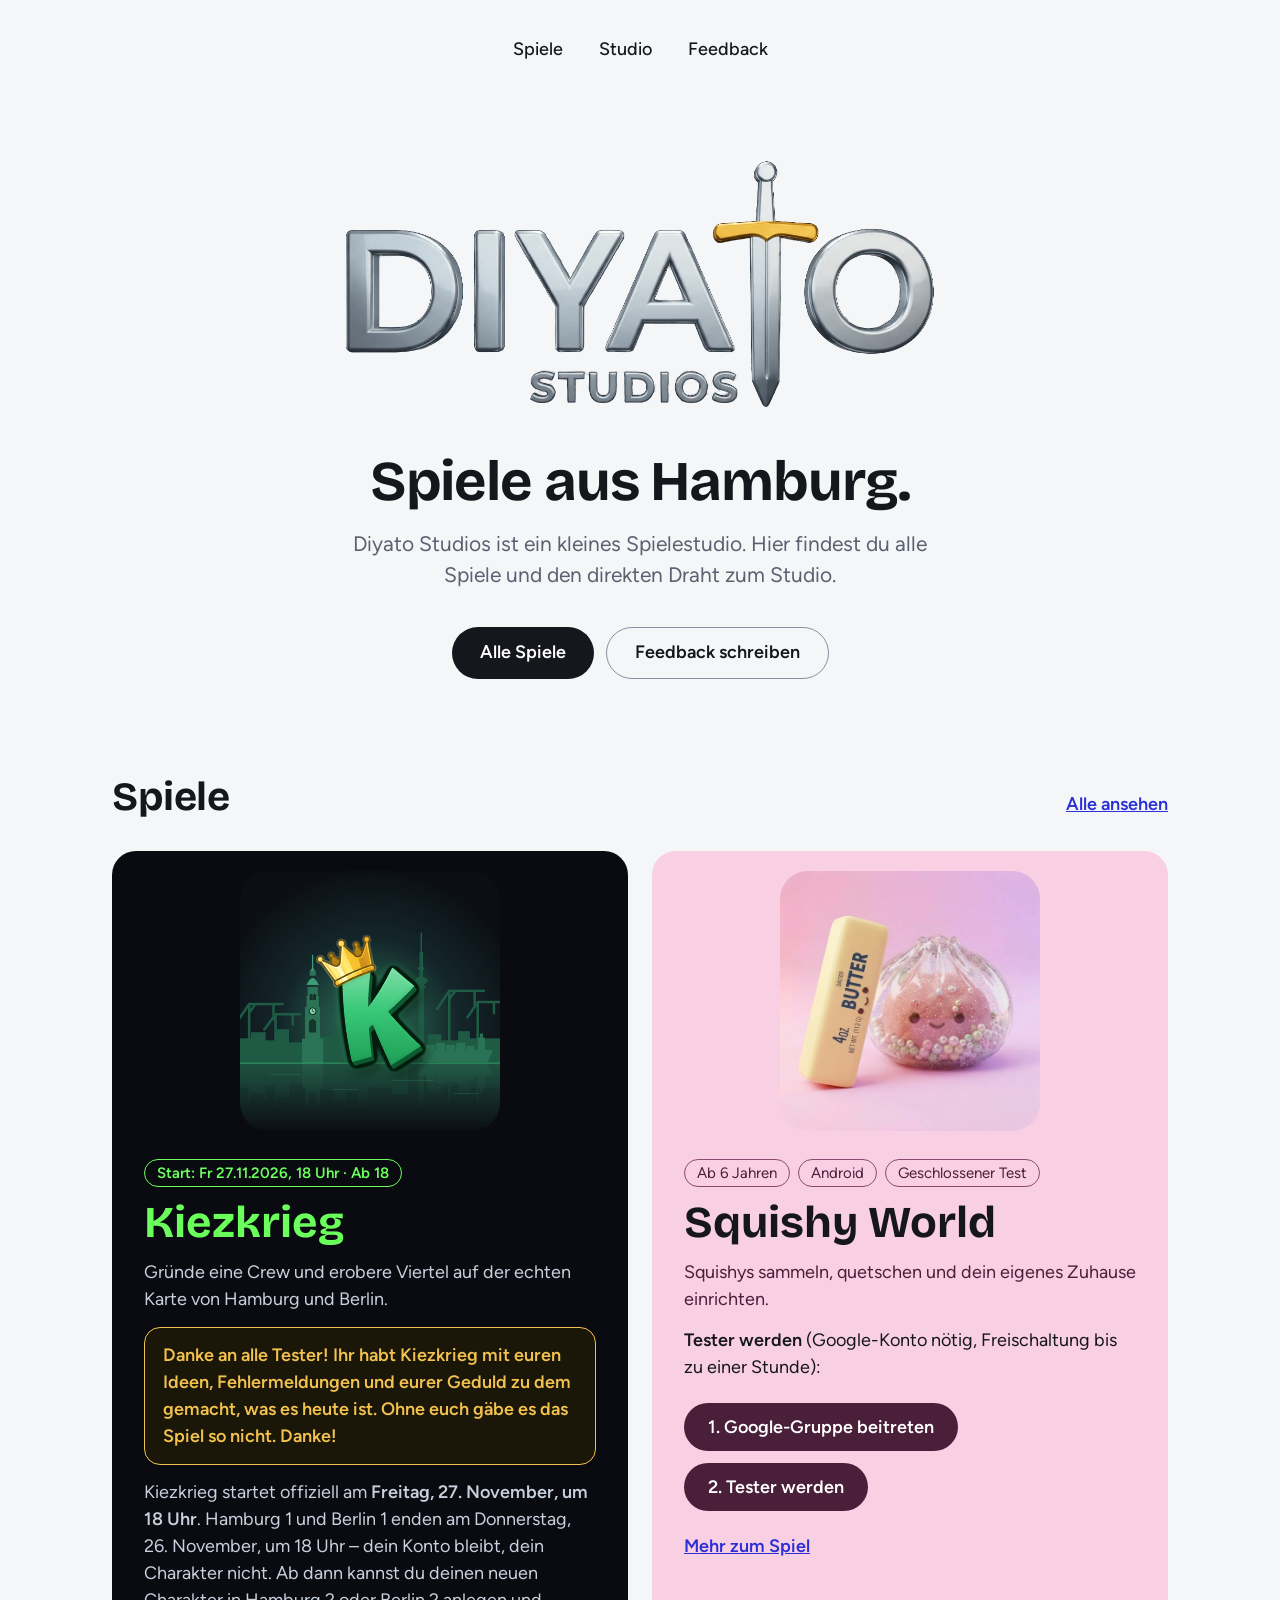
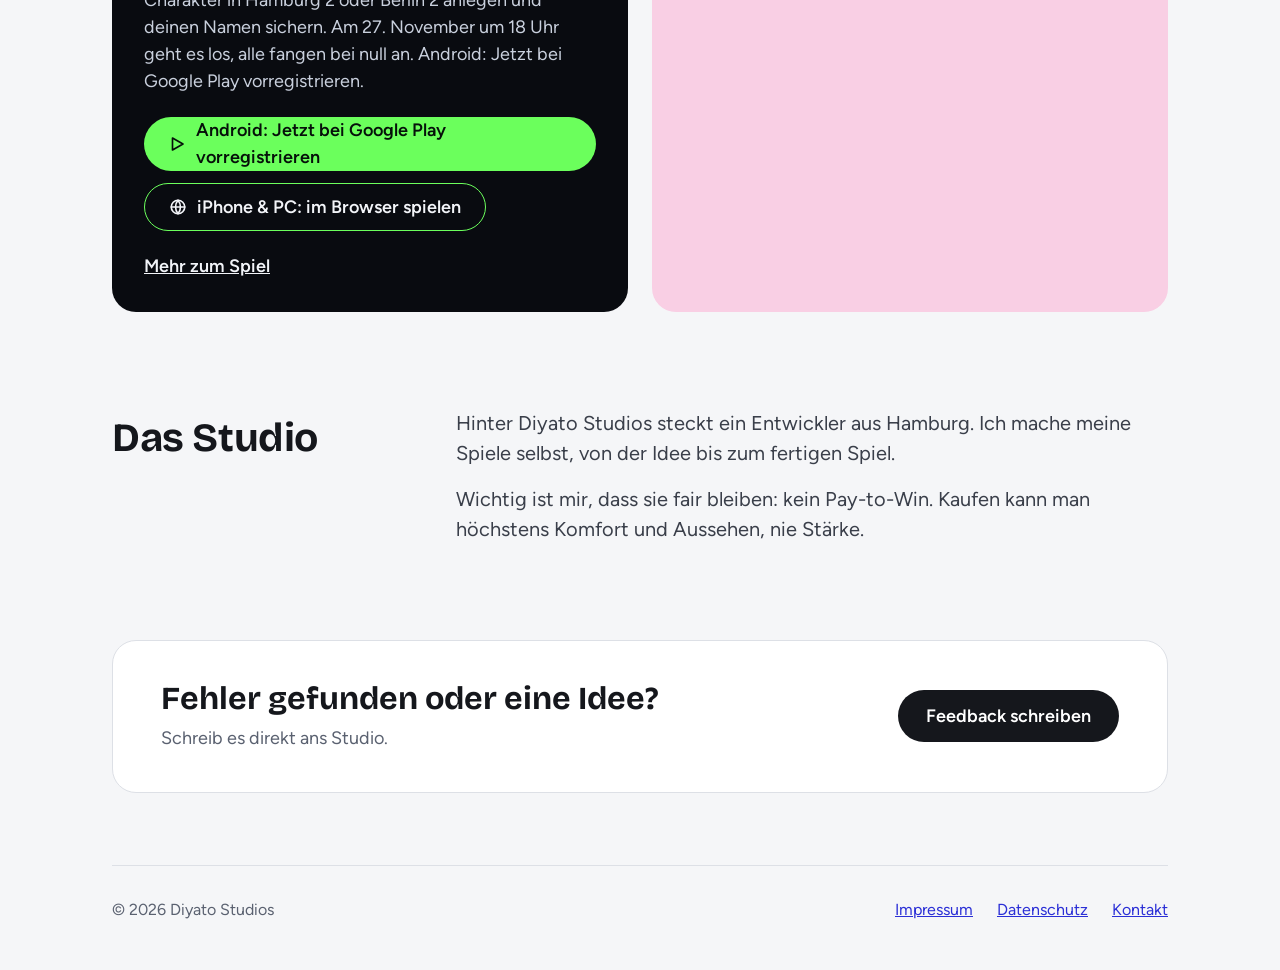
<file: index.html>
<!doctype html>
<html lang="de">
<head>
<meta charset="utf-8">
<meta name="viewport" content="width=device-width, initial-scale=1">
<meta http-equiv="Content-Security-Policy" content="default-src 'self'; img-src 'self'; font-src 'self'; style-src 'self'; script-src 'self'; connect-src 'none'; form-action 'none'; base-uri 'none'; object-src 'none'">
<meta name="referrer" content="no-referrer">
<meta name="description" content="Diyato Studios ist ein kleines Spielestudio aus Hamburg. Hier findest du alle Spiele und den direkten Draht zum Studio.">
<title>Diyato Studios – Startseite</title>
<link rel="icon" href="favicon.ico" sizes="any">
<link rel="icon" type="image/png" href="bilder/favicon-192.png">
<link rel="apple-touch-icon" href="apple-touch-icon.png">
<link rel="stylesheet" href="css/stil.css">
</head>
<body>
<div class="seite">

<header class="kopf kopf--mitte">
<nav class="menue" aria-label="Hauptmenü">
<a href="spiele.html">Spiele</a>
<a href="#studio">Studio</a>
<a href="feedback.html">Feedback</a>
</nav>
</header>

<main>
<section id="top" class="held">
<img class="held__logo" src="bilder/diyato-logo.webp" alt="Diyato Studios" width="1144" height="492">
<h1 class="titel">Spiele aus Hamburg.</h1>
<p>Diyato Studios ist ein kleines Spielestudio. Hier findest du alle Spiele und den direkten Draht zum Studio.</p>
<div class="held__knoepfe">
<a class="knopf knopf--dunkel" href="spiele.html">Alle Spiele</a>
<a class="knopf knopf--rand" href="feedback.html">Feedback schreiben</a>
</div>
</section>

<section id="spiele">
<div class="abschnitt-kopf">
<h2 class="titel">Spiele</h2>
<a href="spiele.html">Alle ansehen</a>
</div>
<div class="karten">

<article class="karte kiezkrieg">
<div class="karte__bild"><img class="icon" src="bilder/kiezkrieg-icon.png" alt="Kiezkrieg" width="512" height="512"></div>
<div class="karte__inhalt">
<div class="marken">
<span class="marke marke--start">Start: Fr 27.11.2026, 18 Uhr · Ab 18</span>
</div>
<h3 class="titel spielname">Kiezkrieg</h3>
<p>Gründe eine Crew und erobere Viertel auf der echten Karte von Hamburg und Berlin.</p>
<p class="dank">Danke an alle Tester! Ihr habt Kiezkrieg mit euren Ideen, Fehlermeldungen und eurer Geduld zu dem gemacht, was es heute ist. Ohne euch gäbe es das Spiel so nicht. Danke!</p>
<p>Kiezkrieg startet offiziell am <strong>Freitag, 27. November, um 18 Uhr</strong>. Hamburg 1 und Berlin 1 enden am Donnerstag, 26. November, um 18 Uhr – dein Konto bleibt, dein Charakter nicht. Ab dann kannst du deinen neuen Charakter in Hamburg 2 oder Berlin 2 anlegen und deinen Namen sichern. Am 27. November um 18 Uhr geht es los, alle fangen bei null an. Android: Jetzt bei Google Play vorregistrieren.</p>
<div class="spiel-knoepfe">
<a class="knopf knopf--klein knopf--spiel" href="https://play.google.com/store/apps/details?id=com.diyatostudios.kiezkrieg" rel="noopener"><svg aria-hidden="true" width="18" height="18" viewBox="0 0 24 24" fill="none" stroke="currentColor" stroke-width="2.2" stroke-linecap="round" stroke-linejoin="round"><path d="M6 4l14 8-14 8z"/></svg>Android: Jetzt bei Google Play vorregistrieren</a>
<a class="knopf knopf--klein knopf--hell" href="https://kiezkrieg.expo.app" rel="noopener"><svg aria-hidden="true" width="18" height="18" viewBox="0 0 24 24" fill="none" stroke="currentColor" stroke-width="2.2" stroke-linecap="round" stroke-linejoin="round"><circle cx="12" cy="12" r="9"/><path d="M3 12h18M12 3a14 14 0 0 1 0 18M12 3a14 14 0 0 0 0 18"/></svg>iPhone &amp; PC: im Browser spielen</a>
</div>
<div class="karte__aktionen">
<a href="spiele.html#kiezkrieg" class="karte__mehr">Mehr zum Spiel</a>
</div>
</div>
</article>

<article class="karte squishy">
<div class="karte__bild"><img class="icon" src="bilder/squishy-world-icon.webp" alt="Squishy World" width="600" height="600"></div>
<div class="karte__inhalt">
<div class="marken">
<span class="marke">Ab 6 Jahren</span>
<span class="marke">Android</span>
<span class="marke">Geschlossener Test</span>
</div>
<h3 class="titel">Squishy World</h3>
<p>Squishys sammeln, quetschen und dein eigenes Zuhause einrichten.</p>
<p class="tester__hinweis"><strong>Tester werden</strong> (Google-Konto nötig, Freischaltung bis zu einer Stunde):</p>
<div class="spiel-knoepfe">
<a class="knopf knopf--klein knopf--spiel" href="https://groups.google.com/g/squishy-world-tester" rel="noopener">1. Google-Gruppe beitreten</a>
<a class="knopf knopf--klein knopf--spiel" href="https://play.google.com/apps/testing/com.diyatostudios.squishyworld" rel="noopener">2. Tester werden</a>
</div>
<div class="karte__aktionen">
<a href="spiele.html#squishy-world" class="karte__mehr">Mehr zum Spiel</a>
</div>
</div>
</article>

</div>
</section>

<section id="studio" class="studio">
<h2 class="titel">Das Studio</h2>
<div class="studio__text">
<p>Hinter Diyato Studios steckt ein Entwickler aus Hamburg. Ich mache meine Spiele selbst, von der Idee bis zum fertigen Spiel.</p>
<p>Wichtig ist mir, dass sie fair bleiben: kein Pay-to-Win. Kaufen kann man höchstens Komfort und Aussehen, nie Stärke.</p>
</div>
</section>

<section class="hinweis">
<div>
<h2 class="titel">Fehler gefunden oder eine Idee?</h2>
<p>Schreib es direkt ans Studio.</p>
</div>
<a class="knopf knopf--dunkel" href="feedback.html">Feedback schreiben</a>
</section>
</main>

<footer class="fuss">
<div>© 2026 Diyato Studios</div>
<nav aria-label="Rechtliches">
<a href="impressum.html">Impressum</a>
<a href="datenschutz.html">Datenschutz</a>
<a href="feedback.html#kontakt">Kontakt</a>
</nav>
</footer>

</div>
</body>
</html>
</file>
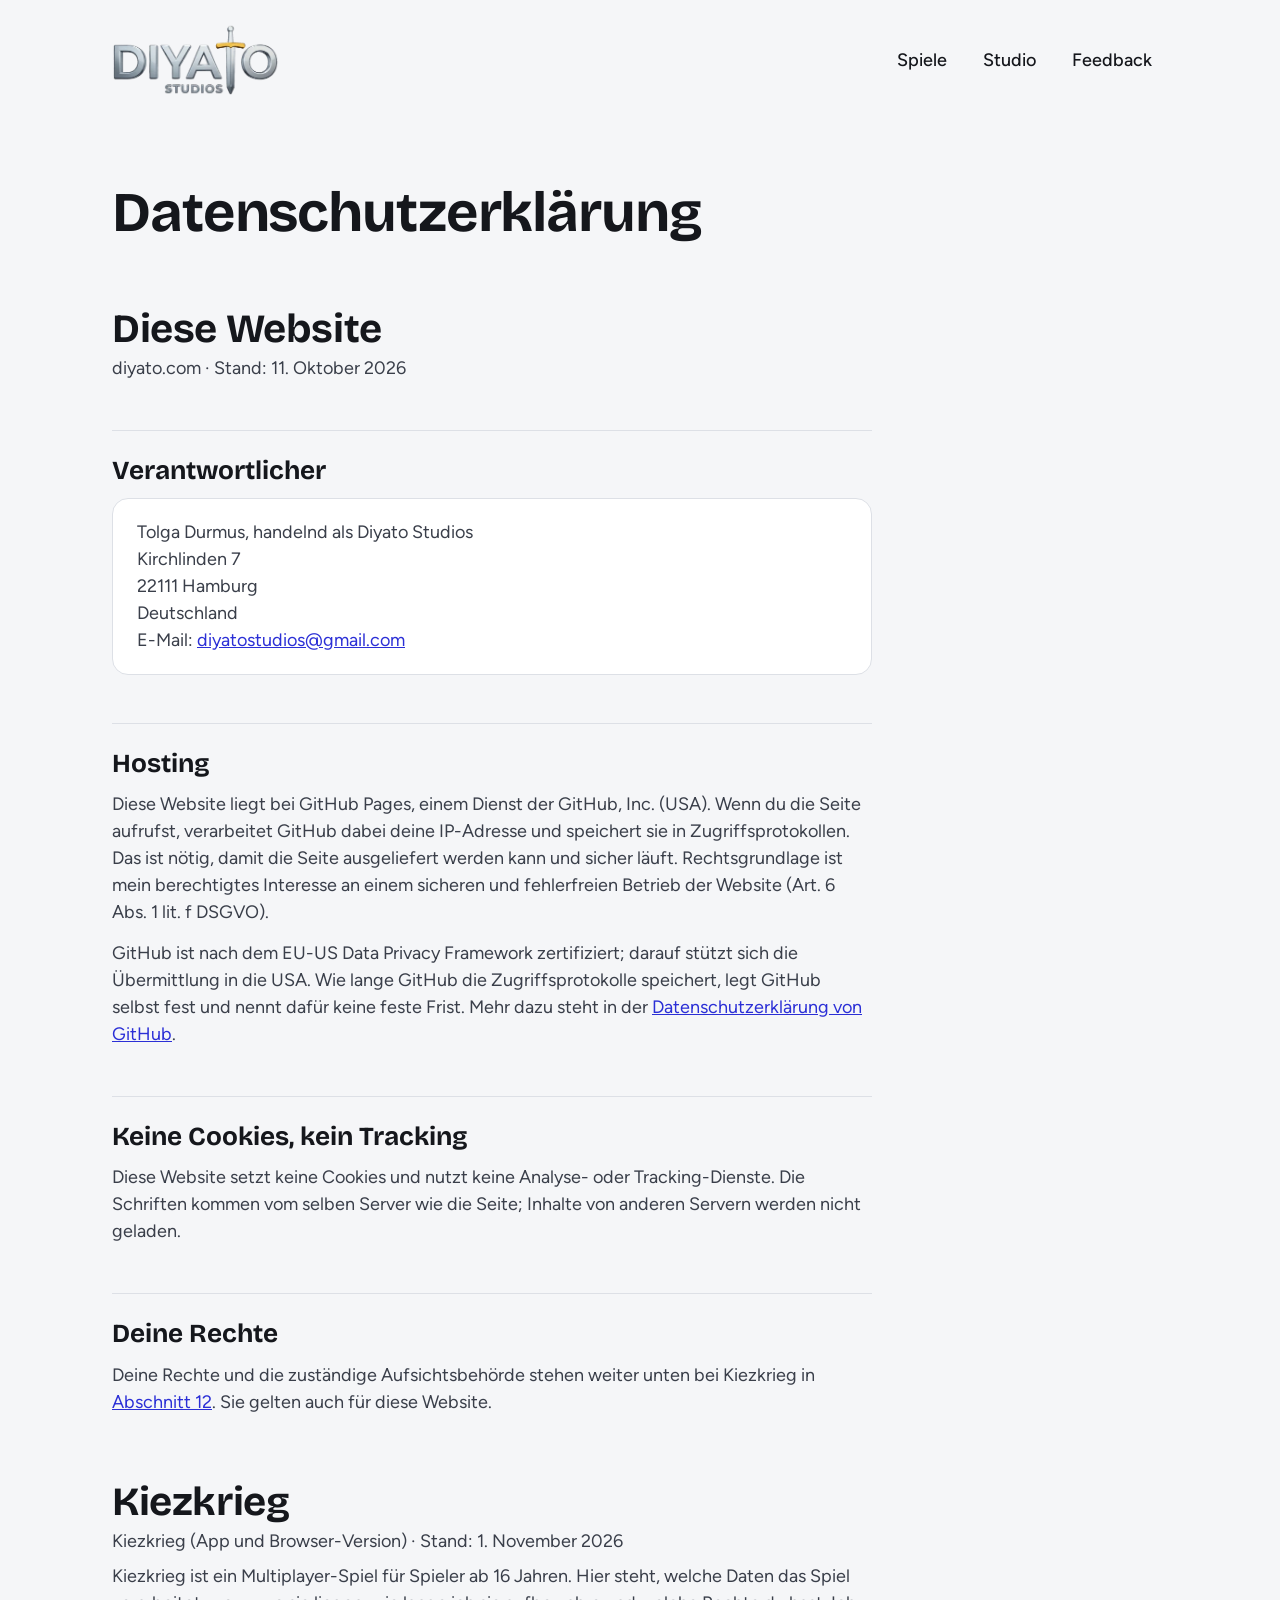
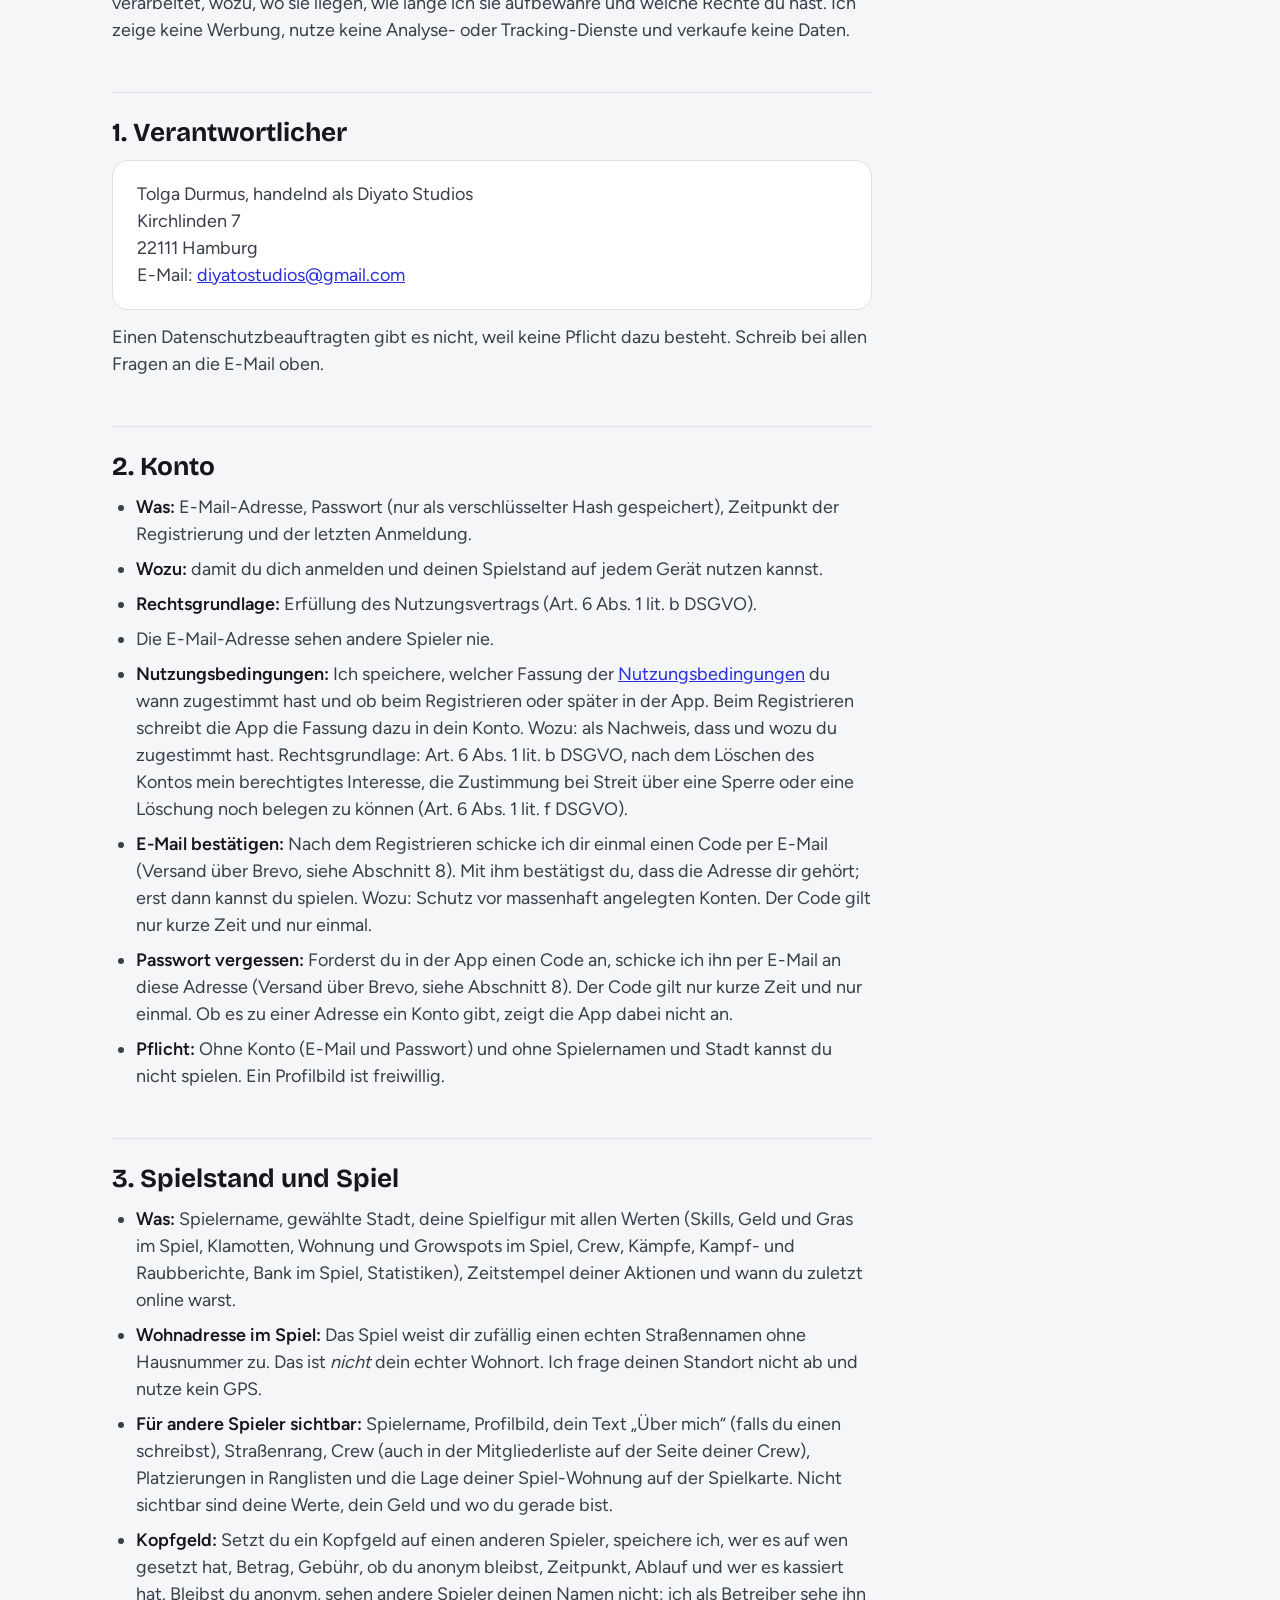
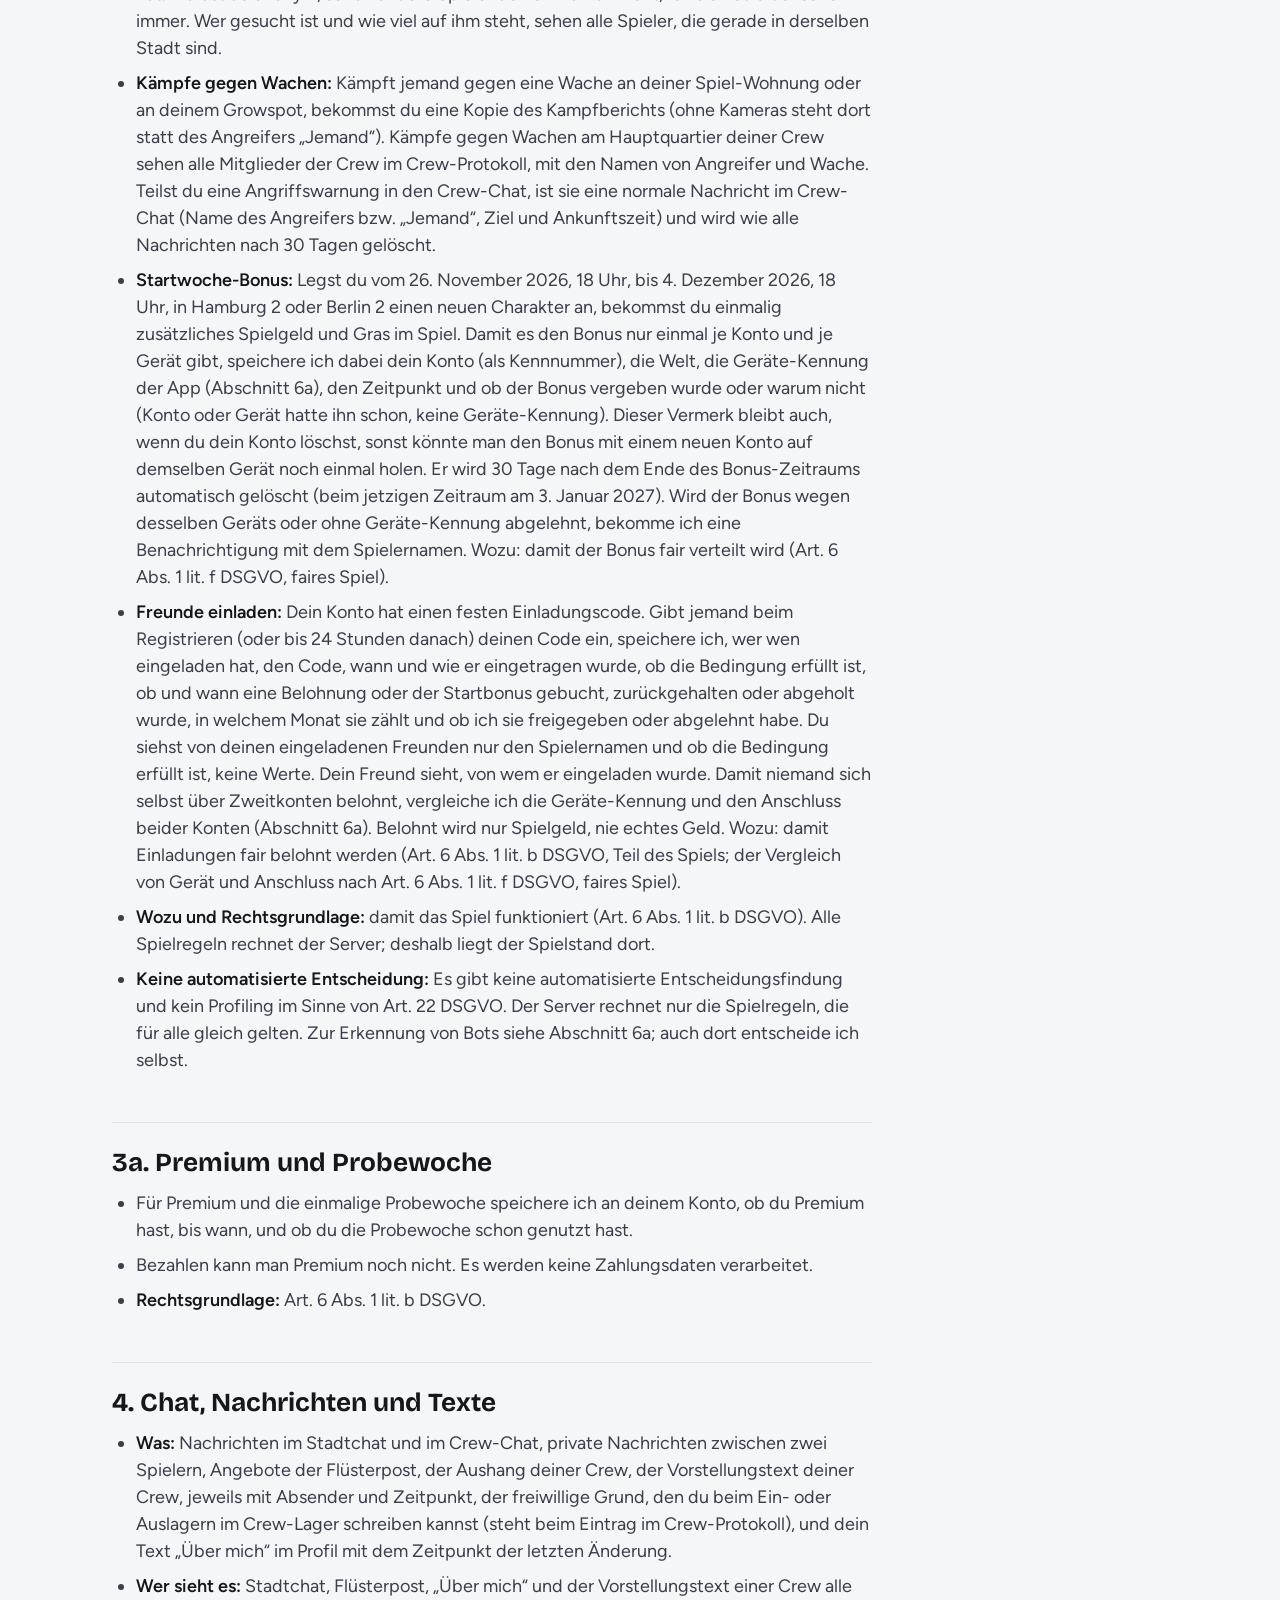
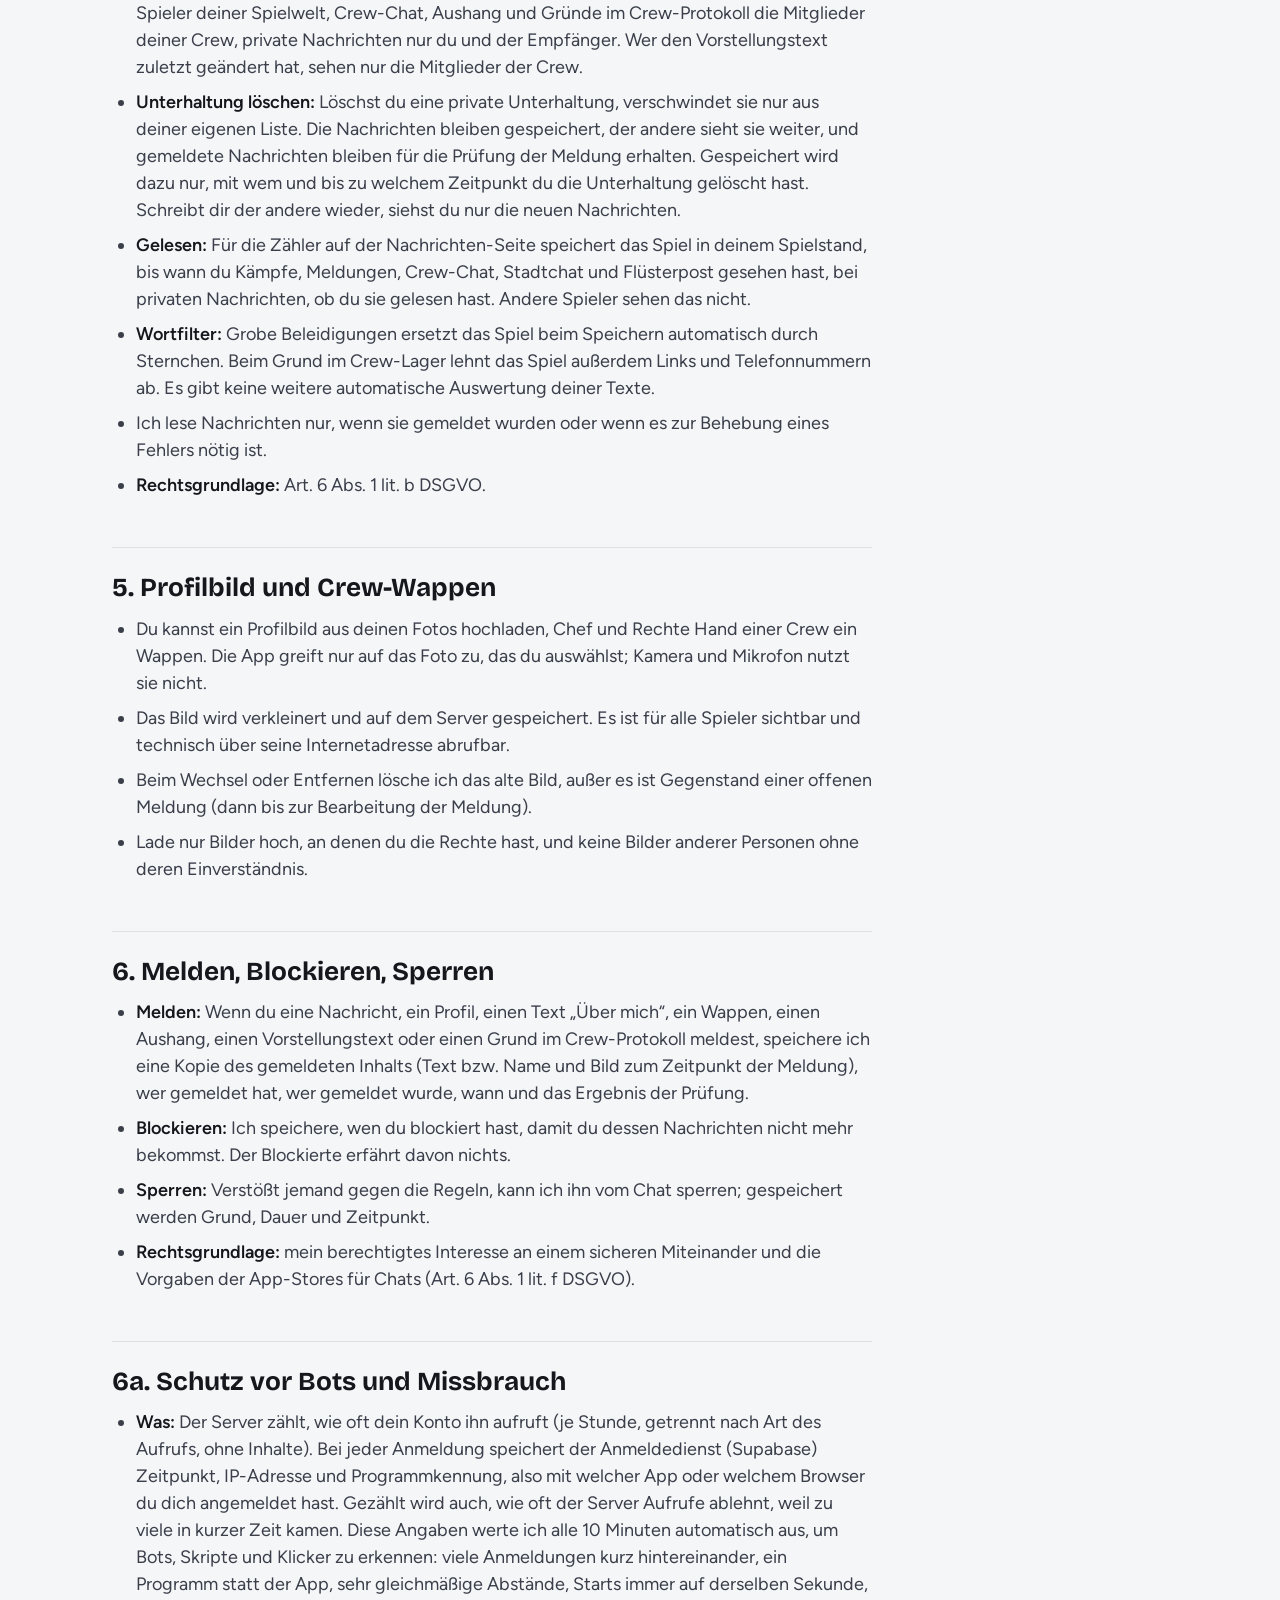
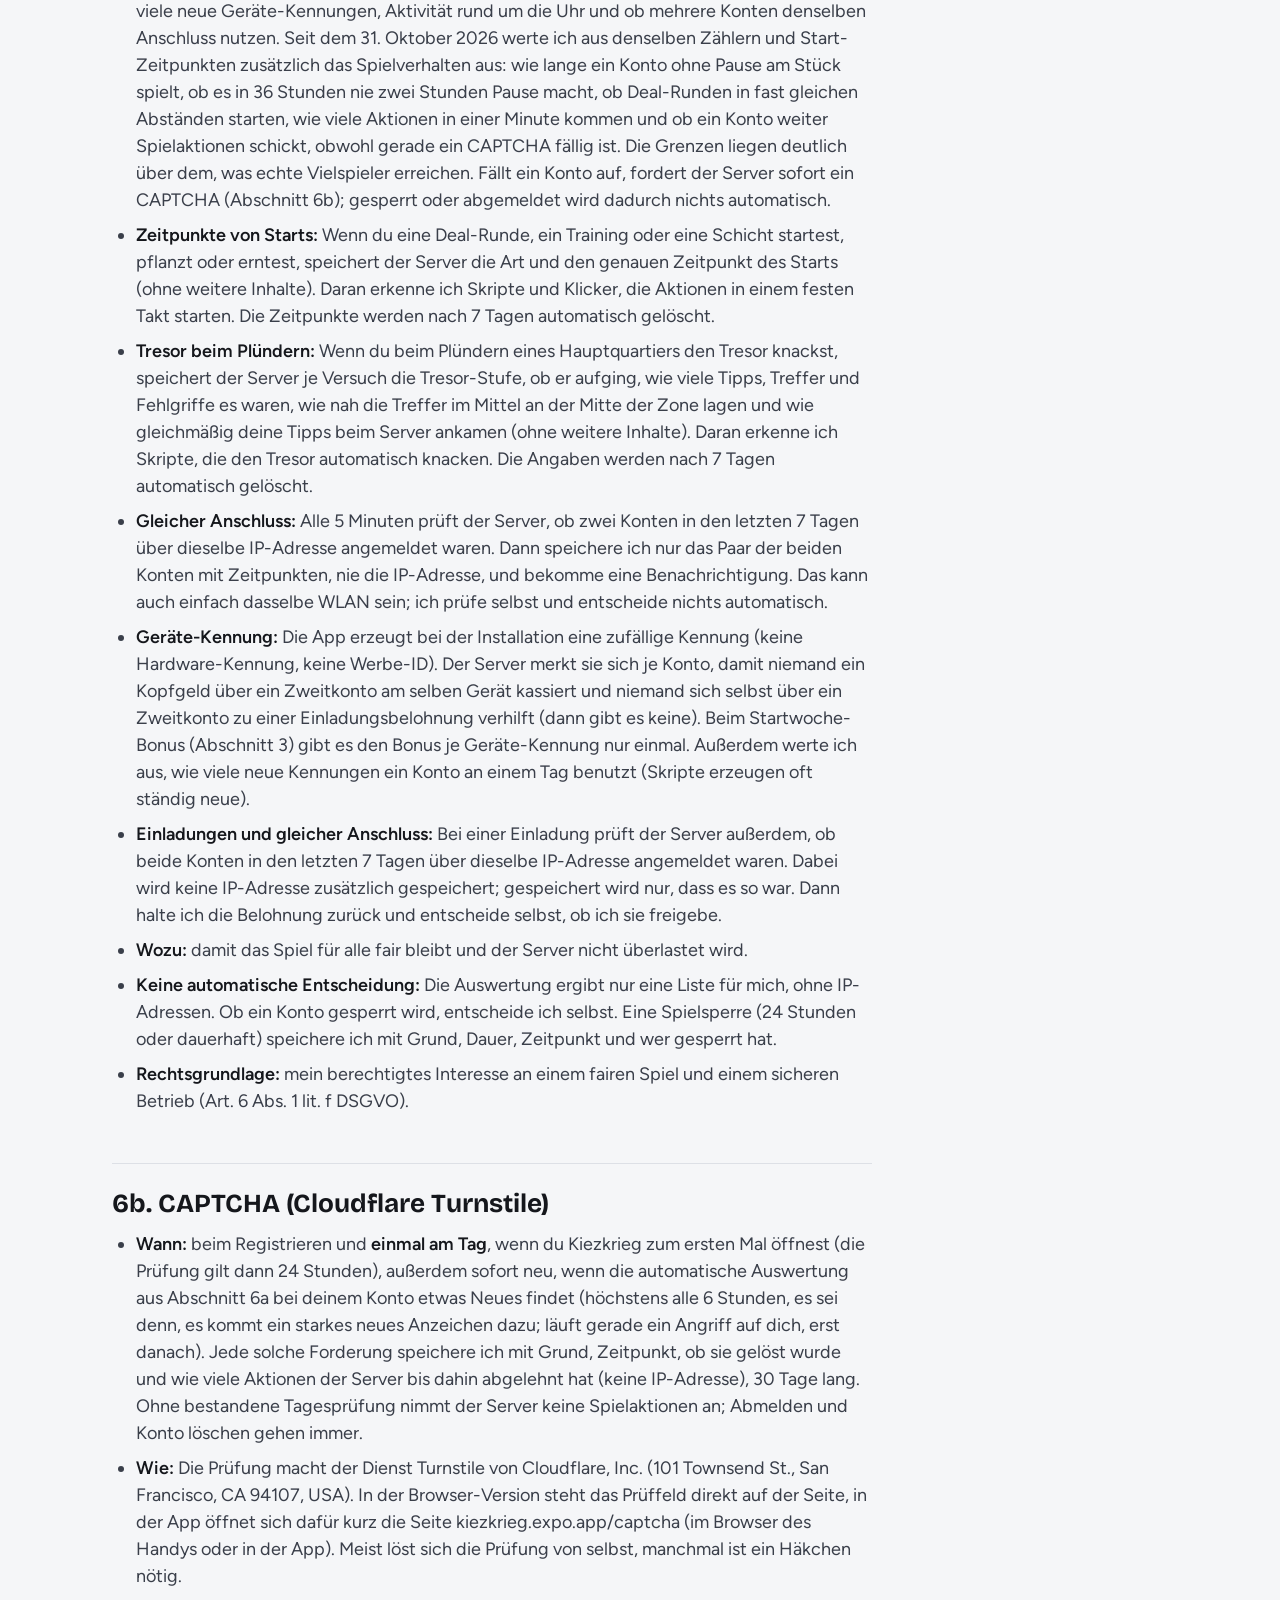
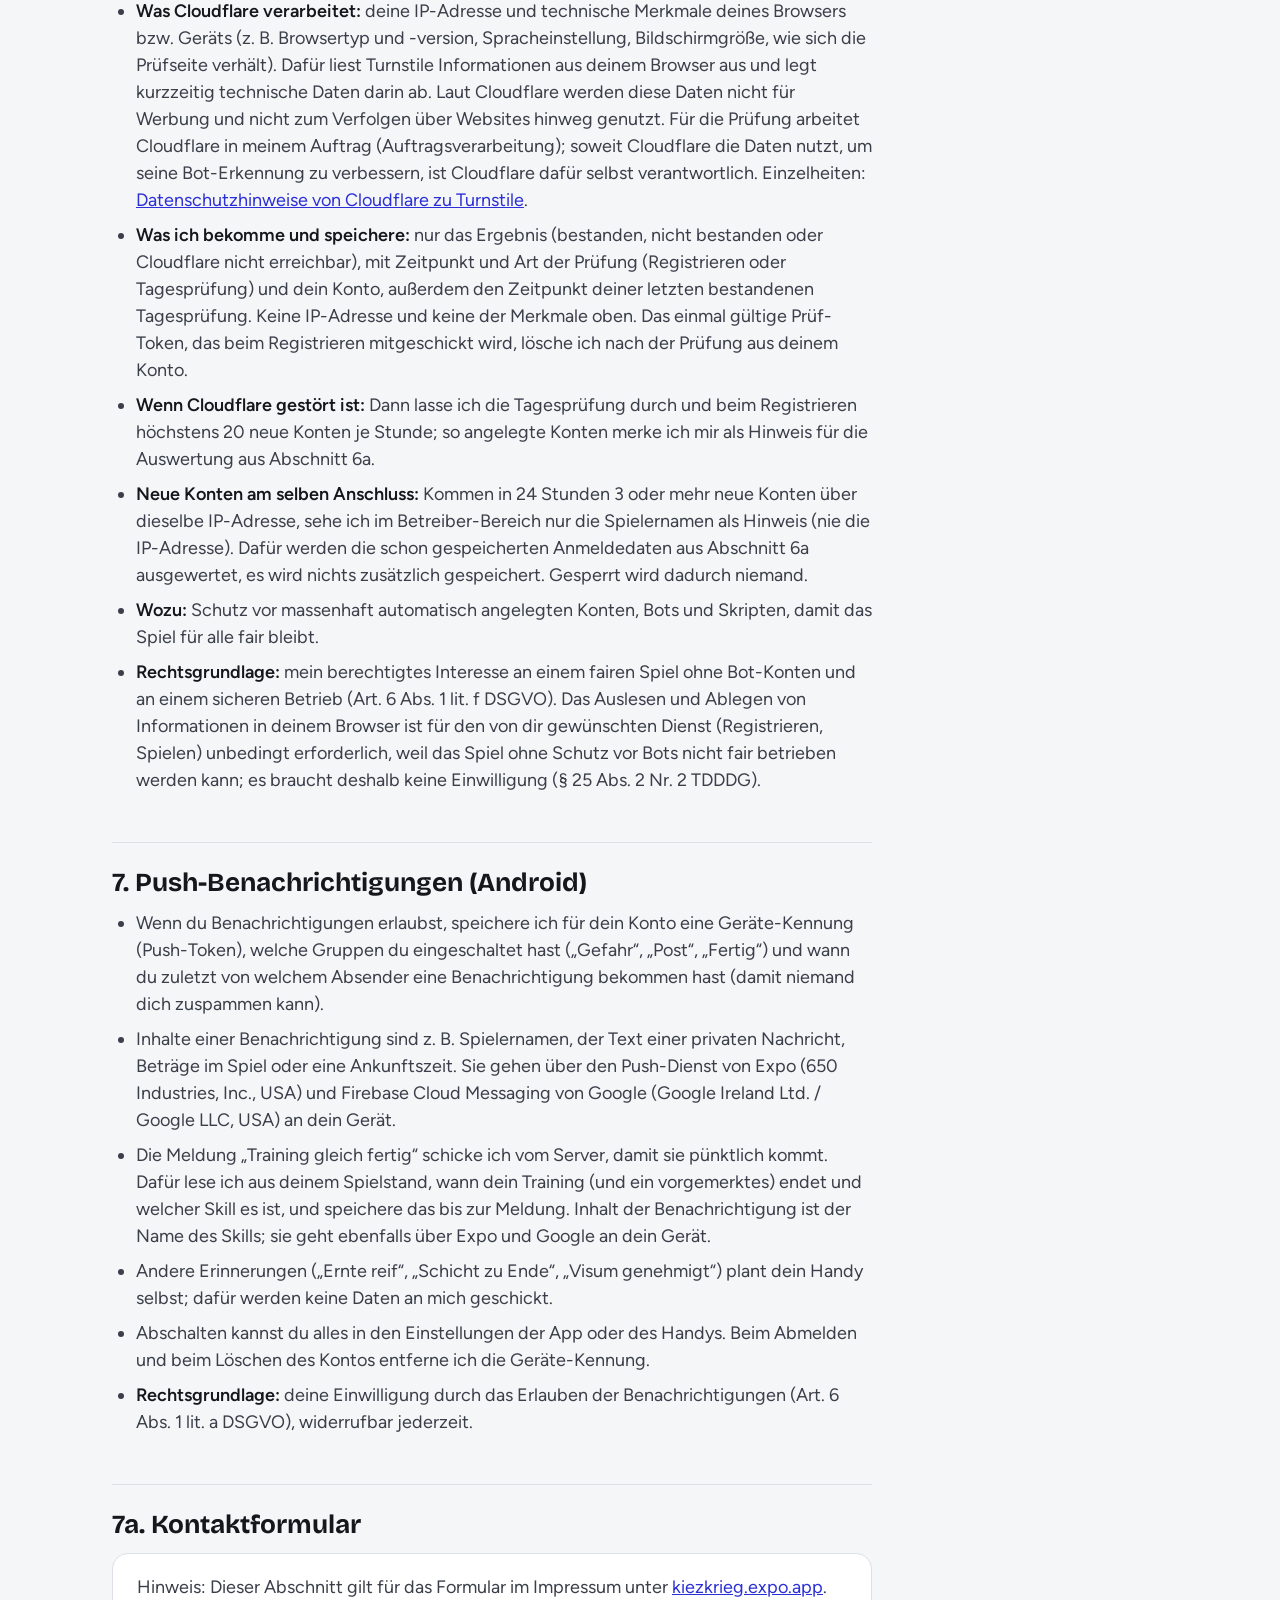
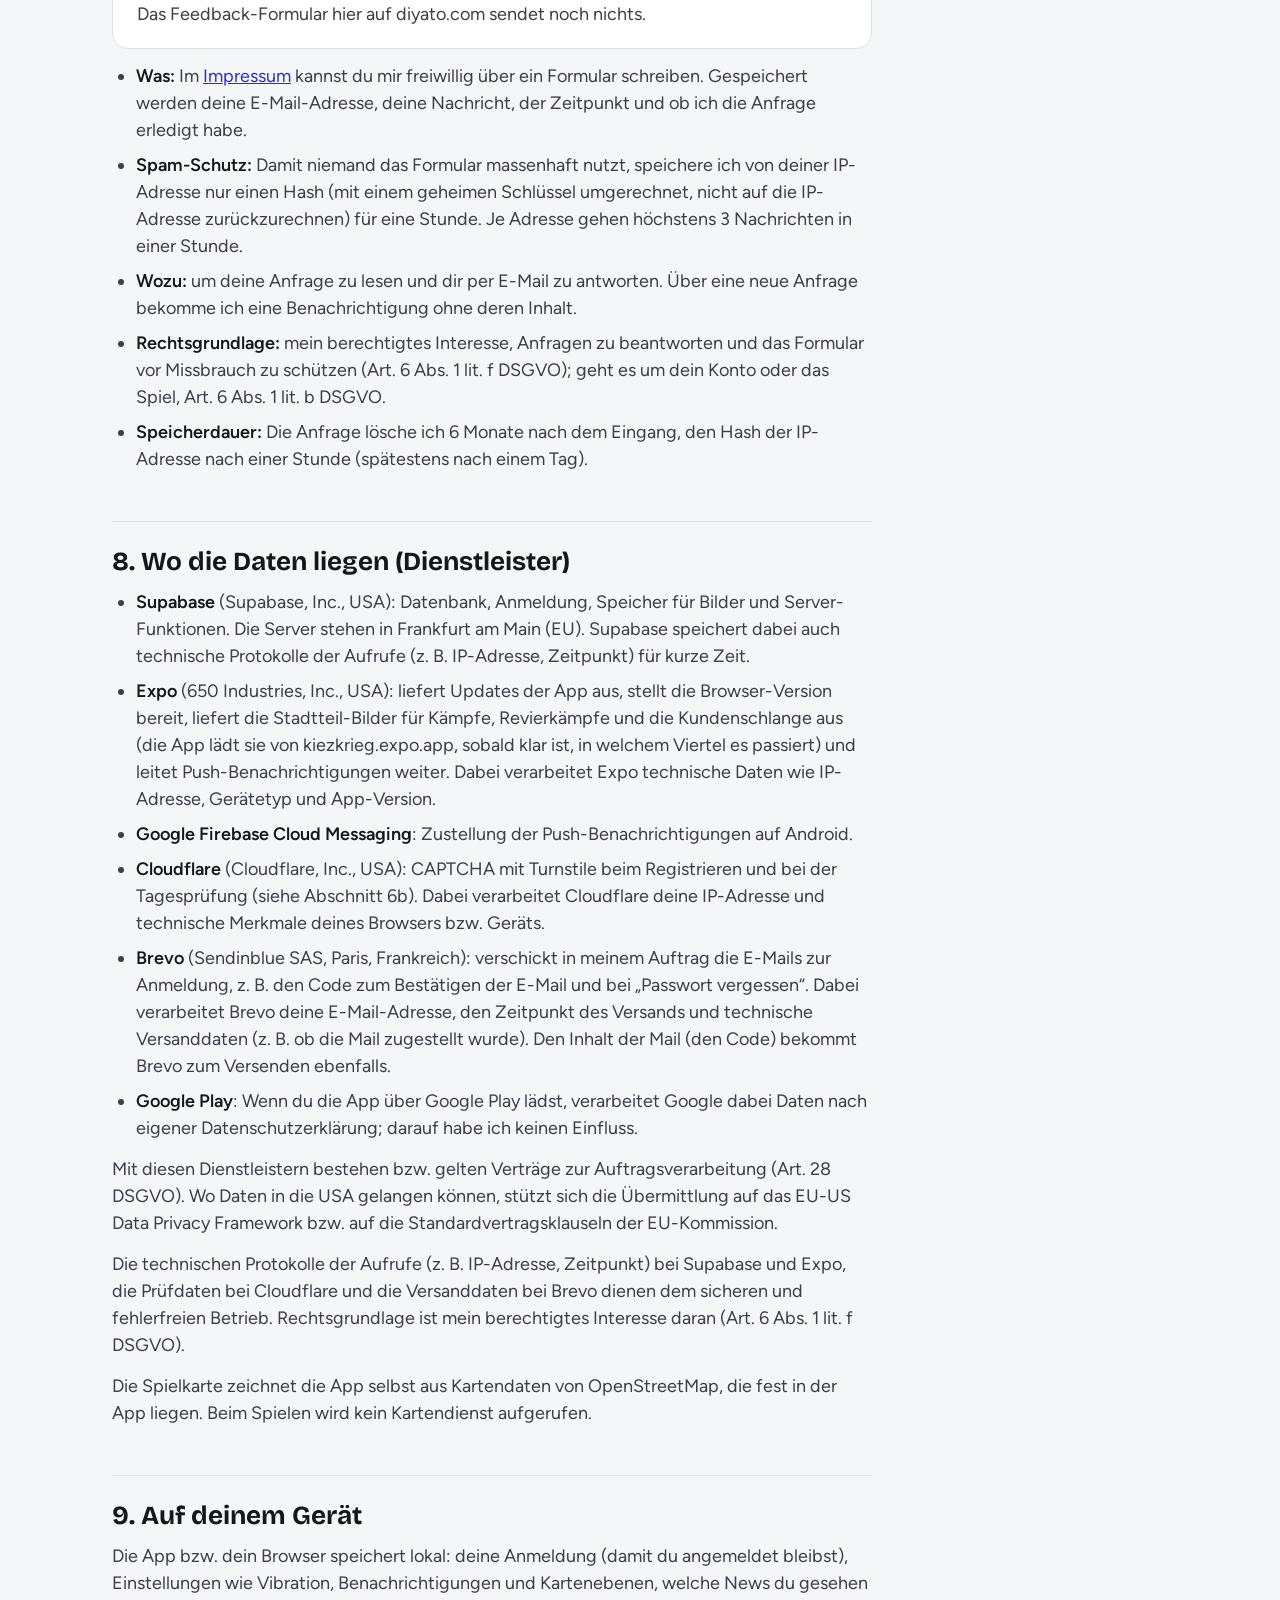
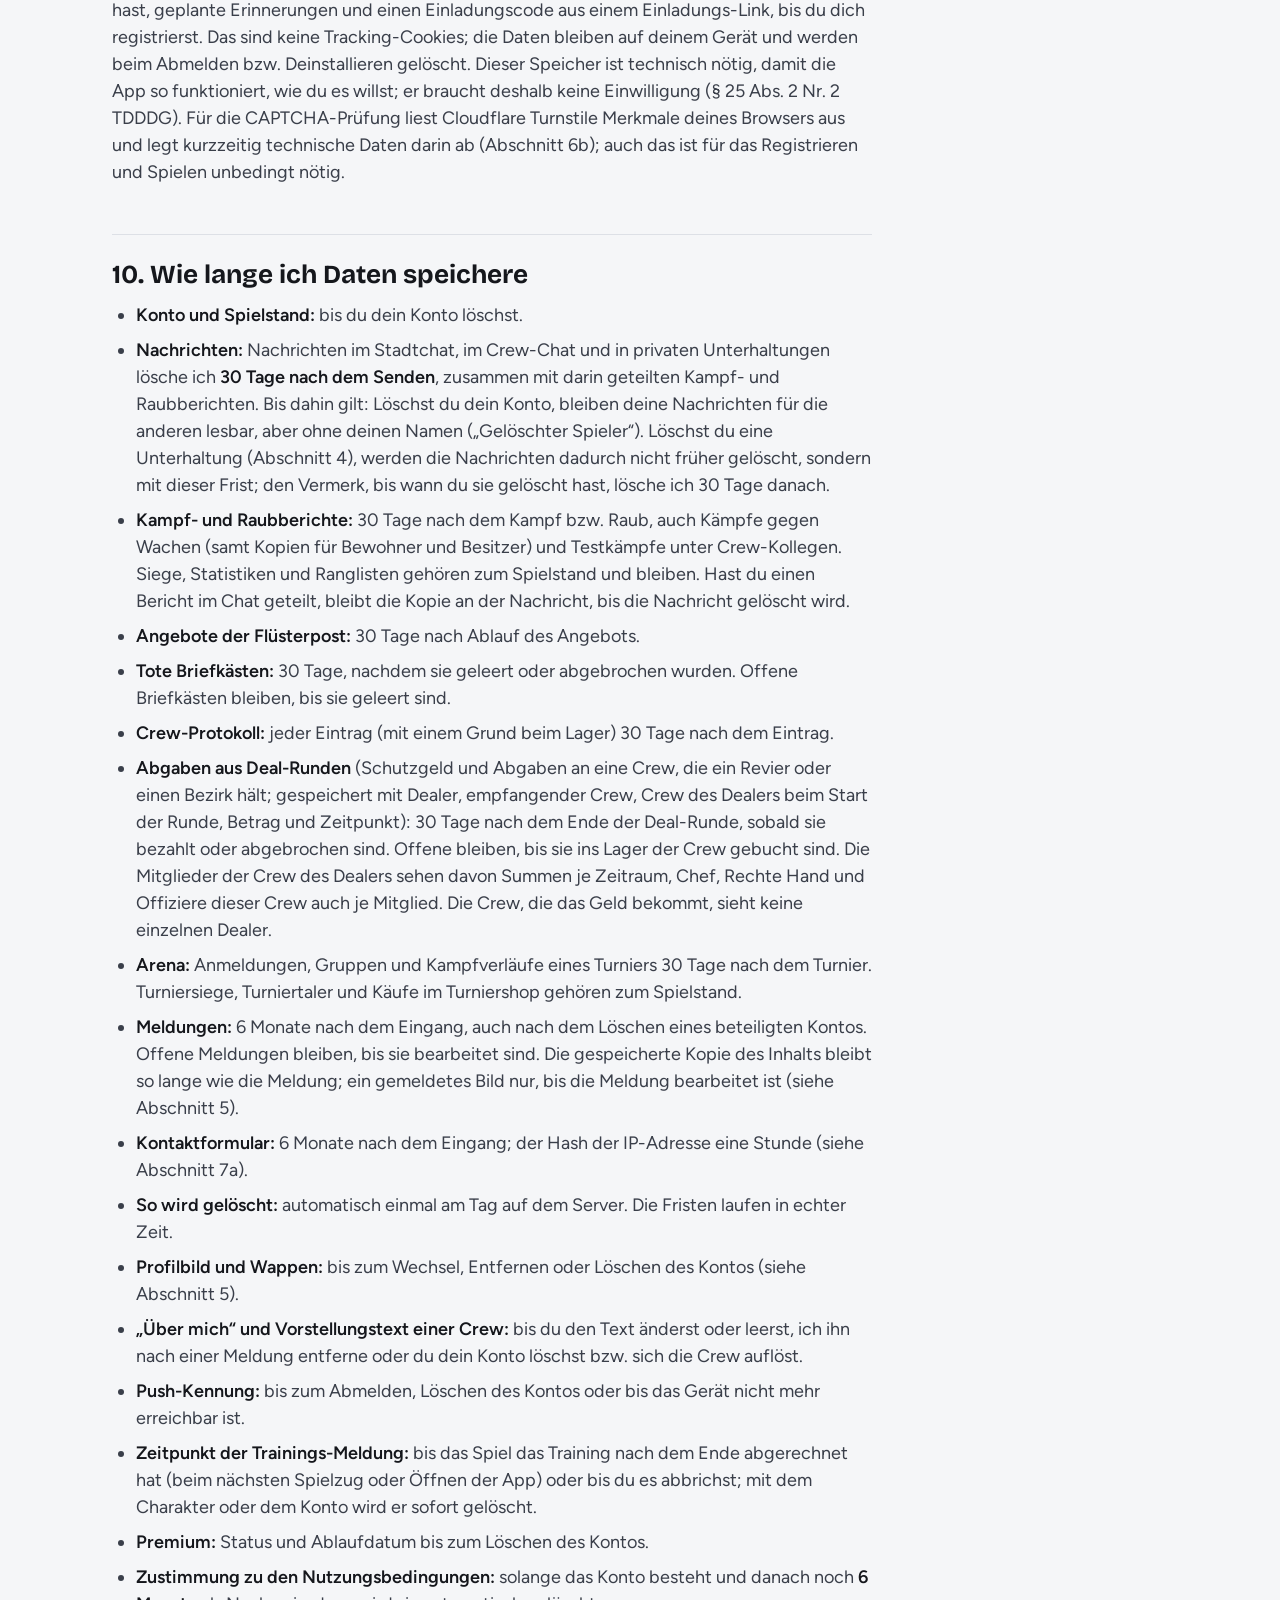
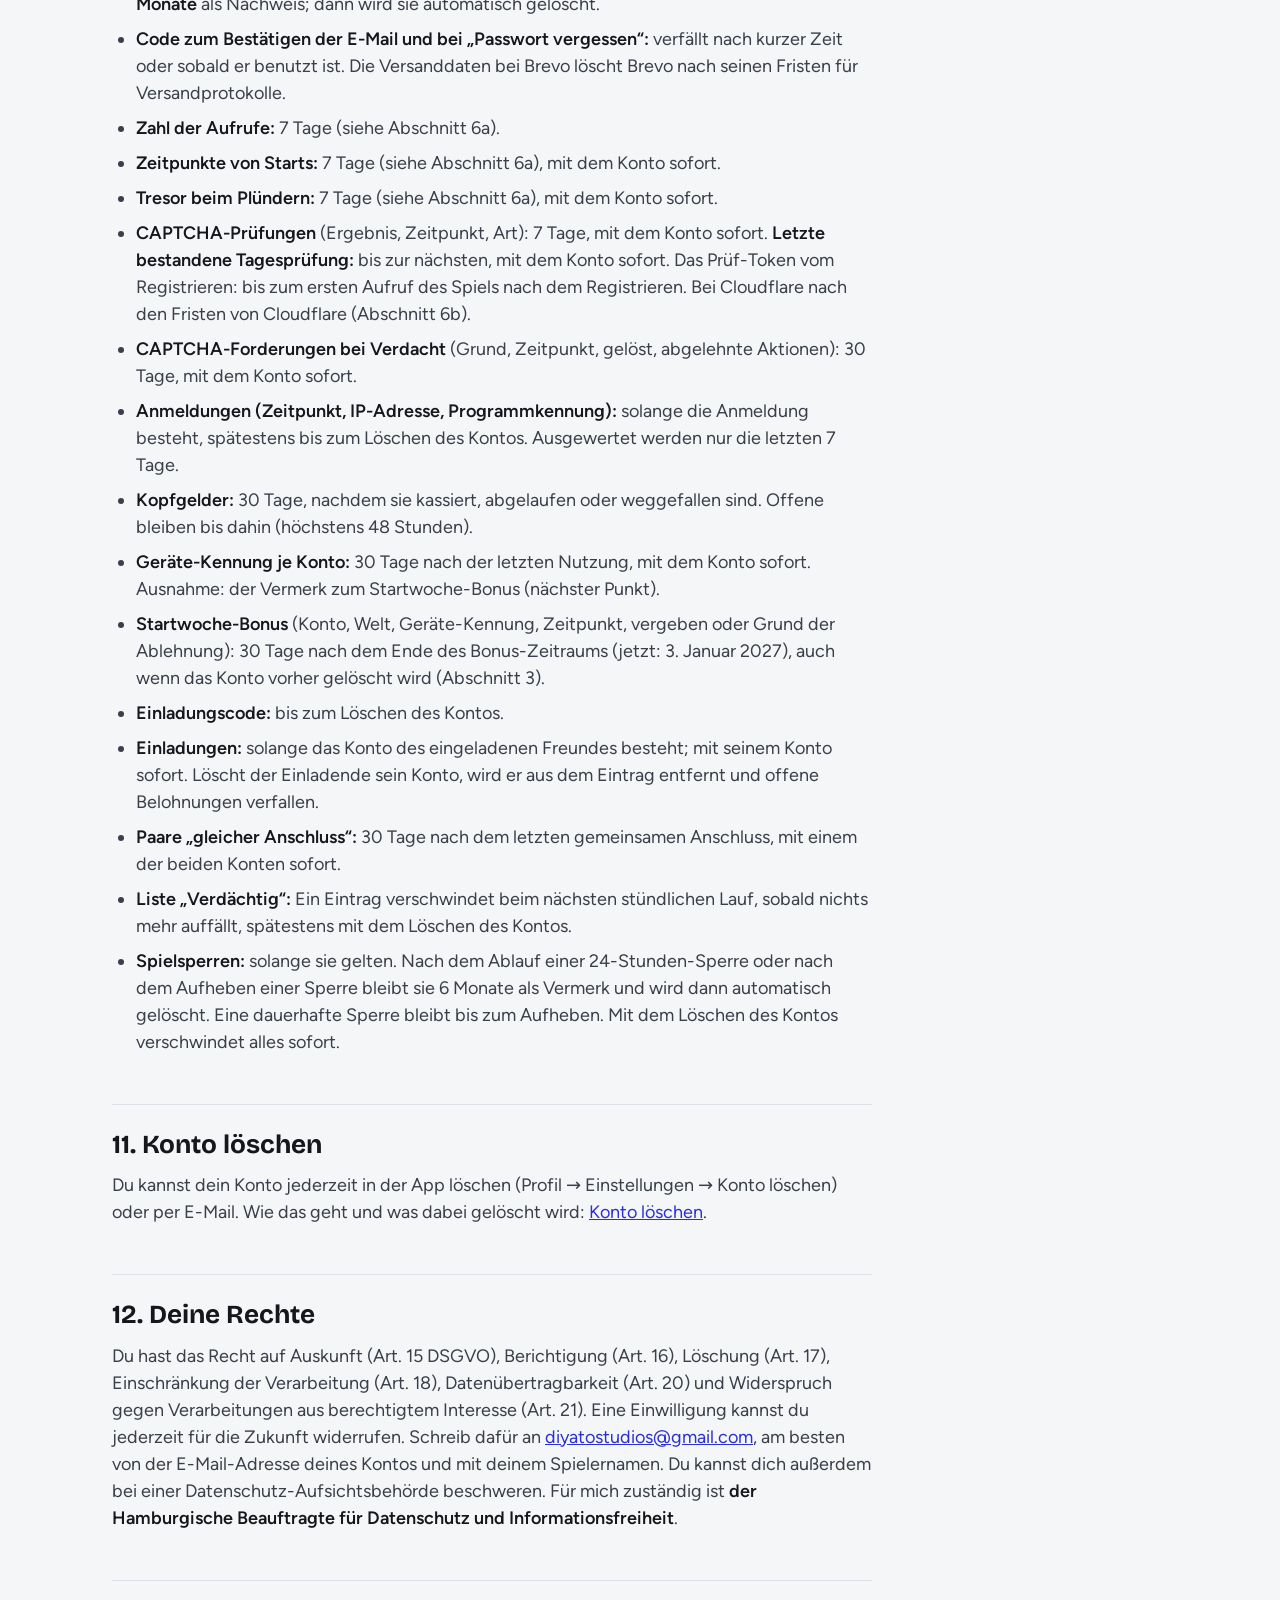
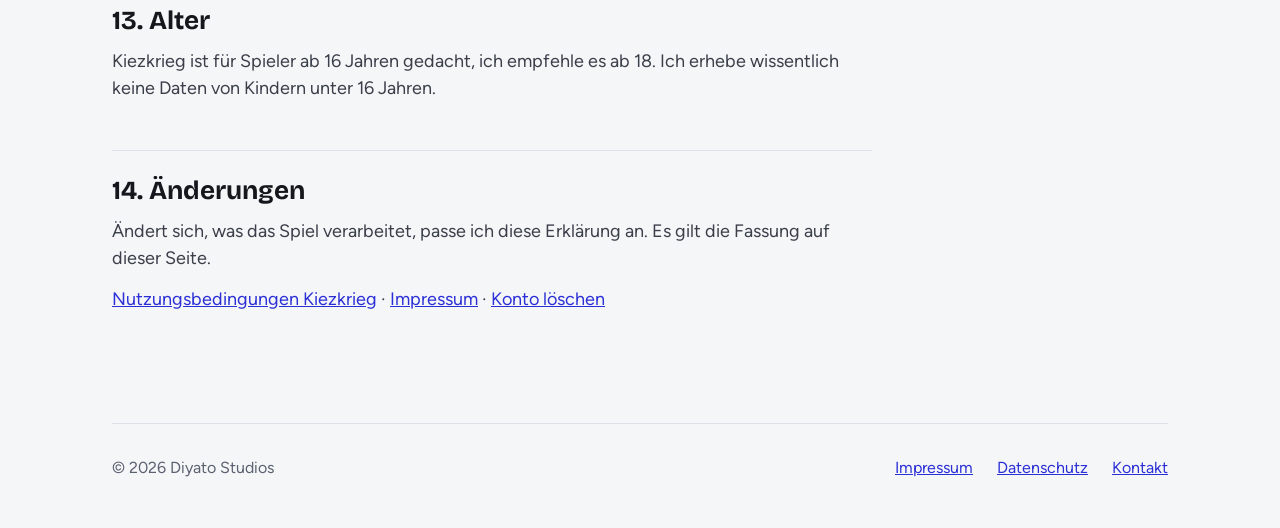
<file: datenschutz.html>
<!doctype html>
<html lang="de">
<head>
<meta charset="utf-8">
<meta name="viewport" content="width=device-width, initial-scale=1">
<meta http-equiv="Content-Security-Policy" content="default-src 'self'; img-src 'self'; font-src 'self'; style-src 'self'; script-src 'self'; connect-src 'none'; form-action 'none'; base-uri 'none'; object-src 'none'">
<meta name="referrer" content="no-referrer">
<title>Diyato Studios – Datenschutz</title>
<link rel="icon" href="favicon.ico" sizes="any">
<link rel="icon" type="image/png" href="bilder/favicon-192.png">
<link rel="apple-touch-icon" href="apple-touch-icon.png">
<link rel="stylesheet" href="css/stil.css">
</head>
<body>
<div class="seite">

<header class="kopf">
<a class="kopf__logo" href="index.html"><img src="bilder/diyato-logo-klein.webp" alt="Diyato Studios" width="360" height="155"></a>
<nav class="menue" aria-label="Hauptmenü">
<a href="spiele.html">Spiele</a>
<a href="index.html#studio">Studio</a>
<a href="feedback.html">Feedback</a>
</nav>
</header>

<!-- Text unverändert übernommen aus Kiezkrieg (public/datenschutz.html). Nicht von einem Anwalt geprüft. -->
<main class="recht">
<h1 class="titel">Datenschutz&shy;erklärung</h1>

<h2 id="website" class="teil titel">Diese Website</h2>
<p class="recht__unterzeile">diyato.com · Stand: 11. Oktober 2026</p>

<h3>Verantwortlicher</h3>
<div class="kasten">
<p>Tolga Durmus, handelnd als Diyato Studios<br>
Kirchlinden 7<br>
22111 Hamburg<br>
Deutschland<br>
E-Mail: <a href="mailto:diyatostudios@gmail.com">diyatostudios@gmail.com</a></p>
</div>

<h3>Hosting</h3>
<p>Diese Website liegt bei GitHub Pages, einem Dienst der GitHub, Inc. (USA). Wenn du die Seite aufrufst, verarbeitet GitHub
dabei deine IP-Adresse und speichert sie in Zugriffsprotokollen. Das ist nötig, damit die Seite ausgeliefert werden kann und
sicher läuft. Rechtsgrundlage ist mein berechtigtes Interesse an einem sicheren und fehlerfreien Betrieb der Website
(Art. 6 Abs. 1 lit. f DSGVO).</p>
<p>GitHub ist nach dem EU-US Data Privacy Framework zertifiziert; darauf stützt sich die Übermittlung in die USA. Wie lange
GitHub die Zugriffsprotokolle speichert, legt GitHub selbst fest und nennt dafür keine feste Frist. Mehr dazu steht in der
<a href="https://docs.github.com/en/site-policy/privacy-policies/github-general-privacy-statement">Datenschutzerklärung von GitHub</a>.</p>

<h3>Keine Cookies, kein Tracking</h3>
<p>Diese Website setzt keine Cookies und nutzt keine Analyse- oder Tracking-Dienste. Die Schriften kommen vom selben Server
wie die Seite; Inhalte von anderen Servern werden nicht geladen.</p>

<h3>Deine Rechte</h3>
<p>Deine Rechte und die zuständige Aufsichtsbehörde stehen weiter unten bei Kiezkrieg in <a href="#rechte">Abschnitt 12</a>.
Sie gelten auch für diese Website.</p>

<h2 id="kiezkrieg" class="teil titel">Kiezkrieg</h2>
<p class="recht__unterzeile">Kiezkrieg (App und Browser-Version) · Stand: 1. November 2026</p>

<p>Kiezkrieg ist ein Multiplayer-Spiel für Spieler ab 16 Jahren. Hier steht, welche Daten das Spiel verarbeitet, wozu, wo sie liegen,
wie lange ich sie aufbewahre und welche Rechte du hast. Ich zeige keine Werbung, nutze keine Analyse- oder Tracking-Dienste
und verkaufe keine Daten.</p>

<h3>1. Verantwortlicher</h3>
<div class="kasten">
<p>Tolga Durmus, handelnd als Diyato Studios<br>
Kirchlinden 7<br>
22111 Hamburg<br>
E-Mail: <a href="mailto:diyatostudios@gmail.com">diyatostudios@gmail.com</a></p>
</div>
<p>Einen Datenschutzbeauftragten gibt es nicht, weil keine Pflicht dazu besteht. Schreib bei allen Fragen an die E-Mail oben.</p>

<h3>2. Konto</h3>
<ul>
  <li><strong>Was:</strong> E-Mail-Adresse, Passwort (nur als verschlüsselter Hash gespeichert), Zeitpunkt der Registrierung und der letzten Anmeldung.</li>
  <li><strong>Wozu:</strong> damit du dich anmelden und deinen Spielstand auf jedem Gerät nutzen kannst.</li>
  <li><strong>Rechtsgrundlage:</strong> Erfüllung des Nutzungsvertrags (Art. 6 Abs. 1 lit. b DSGVO).</li>
  <li>Die E-Mail-Adresse sehen andere Spieler nie.</li>
  <li><strong>Nutzungsbedingungen:</strong> Ich speichere, welcher Fassung der <a href="kiezkrieg/agb.html">Nutzungsbedingungen</a> du wann zugestimmt hast und ob beim Registrieren oder später in der App. Beim Registrieren schreibt die App die Fassung dazu in dein Konto. Wozu: als Nachweis, dass und wozu du zugestimmt hast. Rechtsgrundlage: Art. 6 Abs. 1 lit. b DSGVO, nach dem Löschen des Kontos mein berechtigtes Interesse, die Zustimmung bei Streit über eine Sperre oder eine Löschung noch belegen zu können (Art. 6 Abs. 1 lit. f DSGVO).</li>
  <li><strong>E-Mail bestätigen:</strong> Nach dem Registrieren schicke ich dir einmal einen Code per E-Mail (Versand über Brevo, siehe Abschnitt 8). Mit ihm bestätigst du, dass die Adresse dir gehört; erst dann kannst du spielen. Wozu: Schutz vor massenhaft angelegten Konten. Der Code gilt nur kurze Zeit und nur einmal.</li>
  <li><strong>Passwort vergessen:</strong> Forderst du in der App einen Code an, schicke ich ihn per E-Mail an diese Adresse (Versand über Brevo, siehe Abschnitt 8). Der Code gilt nur kurze Zeit und nur einmal. Ob es zu einer Adresse ein Konto gibt, zeigt die App dabei nicht an.</li>
  <li><strong>Pflicht:</strong> Ohne Konto (E-Mail und Passwort) und ohne Spielernamen und Stadt kannst du nicht spielen. Ein Profilbild ist freiwillig.</li>
</ul>

<h3>3. Spielstand und Spiel</h3>
<ul>
  <li><strong>Was:</strong> Spielername, gewählte Stadt, deine Spielfigur mit allen Werten (Skills, Geld und Gras im Spiel, Klamotten, Wohnung und Growspots im Spiel, Crew, Kämpfe, Kampf- und Raubberichte, Bank im Spiel, Statistiken), Zeitstempel deiner Aktionen und wann du zuletzt online warst.</li>
  <li><strong>Wohnadresse im Spiel:</strong> Das Spiel weist dir zufällig einen echten Straßennamen ohne Hausnummer zu. Das ist <em>nicht</em> dein echter Wohnort. Ich frage deinen Standort nicht ab und nutze kein GPS.</li>
  <li><strong>Für andere Spieler sichtbar:</strong> Spielername, Profilbild, dein Text „Über mich“ (falls du einen schreibst), Straßenrang, Crew (auch in der Mitgliederliste auf der Seite deiner Crew), Platzierungen in Ranglisten und die Lage deiner Spiel-Wohnung auf der Spielkarte. Nicht sichtbar sind deine Werte, dein Geld und wo du gerade bist.</li>
  <li><strong>Kopfgeld:</strong> Setzt du ein Kopfgeld auf einen anderen Spieler, speichere ich, wer es auf wen gesetzt hat, Betrag, Gebühr, ob du anonym bleibst, Zeitpunkt, Ablauf und wer es kassiert hat. Bleibst du anonym, sehen andere Spieler deinen Namen nicht; ich als Betreiber sehe ihn immer. Wer gesucht ist und wie viel auf ihm steht, sehen alle Spieler, die gerade in derselben Stadt sind.</li>
  <li><strong>Kämpfe gegen Wachen:</strong> Kämpft jemand gegen eine Wache an deiner Spiel-Wohnung oder an deinem Growspot, bekommst du eine Kopie des Kampfberichts (ohne Kameras steht dort statt des Angreifers „Jemand“). Kämpfe gegen Wachen am Hauptquartier deiner Crew sehen alle Mitglieder der Crew im Crew-Protokoll, mit den Namen von Angreifer und Wache. Teilst du eine Angriffswarnung in den Crew-Chat, ist sie eine normale Nachricht im Crew-Chat (Name des Angreifers bzw. „Jemand“, Ziel und Ankunftszeit) und wird wie alle Nachrichten nach 30 Tagen gelöscht.</li>
  <li><strong>Startwoche-Bonus:</strong> Legst du vom 26. November 2026, 18 Uhr, bis 4. Dezember 2026, 18 Uhr, in Hamburg 2 oder Berlin 2 einen neuen Charakter an, bekommst du einmalig zusätzliches Spielgeld und Gras im Spiel. Damit es den Bonus nur einmal je Konto und je Gerät gibt, speichere ich dabei dein Konto (als Kennnummer), die Welt, die Geräte-Kennung der App (Abschnitt 6a), den Zeitpunkt und ob der Bonus vergeben wurde oder warum nicht (Konto oder Gerät hatte ihn schon, keine Geräte-Kennung). Dieser Vermerk bleibt auch, wenn du dein Konto löschst, sonst könnte man den Bonus mit einem neuen Konto auf demselben Gerät noch einmal holen. Er wird 30 Tage nach dem Ende des Bonus-Zeitraums automatisch gelöscht (beim jetzigen Zeitraum am 3. Januar 2027). Wird der Bonus wegen desselben Geräts oder ohne Geräte-Kennung abgelehnt, bekomme ich eine Benachrichtigung mit dem Spielernamen. Wozu: damit der Bonus fair verteilt wird (Art. 6 Abs. 1 lit. f DSGVO, faires Spiel).</li>
  <li><strong>Freunde einladen:</strong> Dein Konto hat einen festen Einladungscode. Gibt jemand beim Registrieren (oder bis 24 Stunden danach) deinen Code ein, speichere ich, wer wen eingeladen hat, den Code, wann und wie er eingetragen wurde, ob die Bedingung erfüllt ist, ob und wann eine Belohnung oder der Startbonus gebucht, zurückgehalten oder abgeholt wurde, in welchem Monat sie zählt und ob ich sie freigegeben oder abgelehnt habe. Du siehst von deinen eingeladenen Freunden nur den Spielernamen und ob die Bedingung erfüllt ist, keine Werte. Dein Freund sieht, von wem er eingeladen wurde. Damit niemand sich selbst über Zweitkonten belohnt, vergleiche ich die Geräte-Kennung und den Anschluss beider Konten (Abschnitt 6a). Belohnt wird nur Spielgeld, nie echtes Geld. Wozu: damit Einladungen fair belohnt werden (Art. 6 Abs. 1 lit. b DSGVO, Teil des Spiels; der Vergleich von Gerät und Anschluss nach Art. 6 Abs. 1 lit. f DSGVO, faires Spiel).</li>
  <li><strong>Wozu und Rechtsgrundlage:</strong> damit das Spiel funktioniert (Art. 6 Abs. 1 lit. b DSGVO). Alle Spielregeln rechnet der Server; deshalb liegt der Spielstand dort.</li>
  <li><strong>Keine automatisierte Entscheidung:</strong> Es gibt keine automatisierte Entscheidungsfindung und kein Profiling im Sinne von Art. 22 DSGVO. Der Server rechnet nur die Spielregeln, die für alle gleich gelten. Zur Erkennung von Bots siehe Abschnitt 6a; auch dort entscheide ich selbst.</li>
</ul>

<h3>3a. Premium und Probewoche</h3>
<ul>
  <li>Für Premium und die einmalige Probewoche speichere ich an deinem Konto, ob du Premium hast, bis wann, und ob du die Probewoche schon genutzt hast.</li>
  <li>Bezahlen kann man Premium noch nicht. Es werden keine Zahlungsdaten verarbeitet.</li>
  <li><strong>Rechtsgrundlage:</strong> Art. 6 Abs. 1 lit. b DSGVO.</li>
</ul>

<h3>4. Chat, Nachrichten und Texte</h3>
<ul>
  <li><strong>Was:</strong> Nachrichten im Stadtchat und im Crew-Chat, private Nachrichten zwischen zwei Spielern, Angebote der Flüsterpost, der Aushang deiner Crew, der Vorstellungstext deiner Crew, jeweils mit Absender und Zeitpunkt, der freiwillige Grund, den du beim Ein- oder Auslagern im Crew-Lager schreiben kannst (steht beim Eintrag im Crew-Protokoll), und dein Text „Über mich“ im Profil mit dem Zeitpunkt der letzten Änderung.</li>
  <li><strong>Wer sieht es:</strong> Stadtchat, Flüsterpost, „Über mich“ und der Vorstellungstext einer Crew alle Spieler deiner Spielwelt, Crew-Chat, Aushang und Gründe im Crew-Protokoll die Mitglieder deiner Crew, private Nachrichten nur du und der Empfänger. Wer den Vorstellungstext zuletzt geändert hat, sehen nur die Mitglieder der Crew.</li>
  <li><strong>Unterhaltung löschen:</strong> Löschst du eine private Unterhaltung, verschwindet sie nur aus deiner eigenen Liste. Die Nachrichten bleiben gespeichert, der andere sieht sie weiter, und gemeldete Nachrichten bleiben für die Prüfung der Meldung erhalten. Gespeichert wird dazu nur, mit wem und bis zu welchem Zeitpunkt du die Unterhaltung gelöscht hast. Schreibt dir der andere wieder, siehst du nur die neuen Nachrichten.</li>
  <li><strong>Gelesen:</strong> Für die Zähler auf der Nachrichten-Seite speichert das Spiel in deinem Spielstand, bis wann du Kämpfe, Meldungen, Crew-Chat, Stadtchat und Flüsterpost gesehen hast, bei privaten Nachrichten, ob du sie gelesen hast. Andere Spieler sehen das nicht.</li>
  <li><strong>Wortfilter:</strong> Grobe Beleidigungen ersetzt das Spiel beim Speichern automatisch durch Sternchen. Beim Grund im Crew-Lager lehnt das Spiel außerdem Links und Telefonnummern ab. Es gibt keine weitere automatische Auswertung deiner Texte.</li>
  <li>Ich lese Nachrichten nur, wenn sie gemeldet wurden oder wenn es zur Behebung eines Fehlers nötig ist.</li>
  <li><strong>Rechtsgrundlage:</strong> Art. 6 Abs. 1 lit. b DSGVO.</li>
</ul>

<h3>5. Profilbild und Crew-Wappen</h3>
<ul>
  <li>Du kannst ein Profilbild aus deinen Fotos hochladen, Chef und Rechte Hand einer Crew ein Wappen. Die App greift nur auf das Foto zu, das du auswählst; Kamera und Mikrofon nutzt sie nicht.</li>
  <li>Das Bild wird verkleinert und auf dem Server gespeichert. Es ist für alle Spieler sichtbar und technisch über seine Internetadresse abrufbar.</li>
  <li>Beim Wechsel oder Entfernen lösche ich das alte Bild, außer es ist Gegenstand einer offenen Meldung (dann bis zur Bearbeitung der Meldung).</li>
  <li>Lade nur Bilder hoch, an denen du die Rechte hast, und keine Bilder anderer Personen ohne deren Einverständnis.</li>
</ul>

<h3>6. Melden, Blockieren, Sperren</h3>
<ul>
  <li><strong>Melden:</strong> Wenn du eine Nachricht, ein Profil, einen Text „Über mich“, ein Wappen, einen Aushang, einen Vorstellungstext oder einen Grund im Crew-Protokoll meldest, speichere ich eine Kopie des gemeldeten Inhalts (Text bzw. Name und Bild zum Zeitpunkt der Meldung), wer gemeldet hat, wer gemeldet wurde, wann und das Ergebnis der Prüfung.</li>
  <li><strong>Blockieren:</strong> Ich speichere, wen du blockiert hast, damit du dessen Nachrichten nicht mehr bekommst. Der Blockierte erfährt davon nichts.</li>
  <li><strong>Sperren:</strong> Verstößt jemand gegen die Regeln, kann ich ihn vom Chat sperren; gespeichert werden Grund, Dauer und Zeitpunkt.</li>
  <li><strong>Rechtsgrundlage:</strong> mein berechtigtes Interesse an einem sicheren Miteinander und die Vorgaben der App-Stores für Chats (Art. 6 Abs. 1 lit. f DSGVO).</li>
</ul>

<h3>6a. Schutz vor Bots und Missbrauch</h3>
<ul>
  <li><strong>Was:</strong> Der Server zählt, wie oft dein Konto ihn aufruft (je Stunde, getrennt nach Art des Aufrufs, ohne Inhalte). Bei jeder Anmeldung speichert der Anmeldedienst (Supabase) Zeitpunkt, IP-Adresse und Programmkennung, also mit welcher App oder welchem Browser du dich angemeldet hast. Gezählt wird auch, wie oft der Server Aufrufe ablehnt, weil zu viele in kurzer Zeit kamen. Diese Angaben werte ich alle 10 Minuten automatisch aus, um Bots, Skripte und Klicker zu erkennen: viele Anmeldungen kurz hintereinander, ein Programm statt der App, sehr gleichmäßige Abstände, Starts immer auf derselben Sekunde, viele neue Geräte-Kennungen, Aktivität rund um die Uhr und ob mehrere Konten denselben Anschluss nutzen. Seit dem 31. Oktober 2026 werte ich aus denselben Zählern und Start-Zeitpunkten zusätzlich das Spielverhalten aus: wie lange ein Konto ohne Pause am Stück spielt, ob es in 36 Stunden nie zwei Stunden Pause macht, ob Deal-Runden in fast gleichen Abständen starten, wie viele Aktionen in einer Minute kommen und ob ein Konto weiter Spielaktionen schickt, obwohl gerade ein CAPTCHA fällig ist. Die Grenzen liegen deutlich über dem, was echte Vielspieler erreichen. Fällt ein Konto auf, fordert der Server sofort ein CAPTCHA (Abschnitt 6b); gesperrt oder abgemeldet wird dadurch nichts automatisch.</li>
  <li><strong>Zeitpunkte von Starts:</strong> Wenn du eine Deal-Runde, ein Training oder eine Schicht startest, pflanzt oder erntest, speichert der Server die Art und den genauen Zeitpunkt des Starts (ohne weitere Inhalte). Daran erkenne ich Skripte und Klicker, die Aktionen in einem festen Takt starten. Die Zeitpunkte werden nach 7 Tagen automatisch gelöscht.</li>
  <li><strong>Tresor beim Plündern:</strong> Wenn du beim Plündern eines Hauptquartiers den Tresor knackst, speichert der Server je Versuch die Tresor-Stufe, ob er aufging, wie viele Tipps, Treffer und Fehlgriffe es waren, wie nah die Treffer im Mittel an der Mitte der Zone lagen und wie gleichmäßig deine Tipps beim Server ankamen (ohne weitere Inhalte). Daran erkenne ich Skripte, die den Tresor automatisch knacken. Die Angaben werden nach 7 Tagen automatisch gelöscht.</li>
  <li><strong>Gleicher Anschluss:</strong> Alle 5 Minuten prüft der Server, ob zwei Konten in den letzten 7 Tagen über dieselbe IP-Adresse angemeldet waren. Dann speichere ich nur das Paar der beiden Konten mit Zeitpunkten, nie die IP-Adresse, und bekomme eine Benachrichtigung. Das kann auch einfach dasselbe WLAN sein; ich prüfe selbst und entscheide nichts automatisch.</li>
  <li><strong>Geräte-Kennung:</strong> Die App erzeugt bei der Installation eine zufällige Kennung (keine Hardware-Kennung, keine Werbe-ID). Der Server merkt sie sich je Konto, damit niemand ein Kopfgeld über ein Zweitkonto am selben Gerät kassiert und niemand sich selbst über ein Zweitkonto zu einer Einladungsbelohnung verhilft (dann gibt es keine). Beim Startwoche-Bonus (Abschnitt 3) gibt es den Bonus je Geräte-Kennung nur einmal. Außerdem werte ich aus, wie viele neue Kennungen ein Konto an einem Tag benutzt (Skripte erzeugen oft ständig neue).</li>
  <li><strong>Einladungen und gleicher Anschluss:</strong> Bei einer Einladung prüft der Server außerdem, ob beide Konten in den letzten 7 Tagen über dieselbe IP-Adresse angemeldet waren. Dabei wird keine IP-Adresse zusätzlich gespeichert; gespeichert wird nur, dass es so war. Dann halte ich die Belohnung zurück und entscheide selbst, ob ich sie freigebe.</li>
  <li><strong>Wozu:</strong> damit das Spiel für alle fair bleibt und der Server nicht überlastet wird.</li>
  <li><strong>Keine automatische Entscheidung:</strong> Die Auswertung ergibt nur eine Liste für mich, ohne IP-Adressen. Ob ein Konto gesperrt wird, entscheide ich selbst. Eine Spielsperre (24 Stunden oder dauerhaft) speichere ich mit Grund, Dauer, Zeitpunkt und wer gesperrt hat.</li>
  <li><strong>Rechtsgrundlage:</strong> mein berechtigtes Interesse an einem fairen Spiel und einem sicheren Betrieb (Art. 6 Abs. 1 lit. f DSGVO).</li>
</ul>

<h3 id="captcha">6b. CAPTCHA (Cloudflare Turnstile)</h3>
<ul>
  <li><strong>Wann:</strong> beim Registrieren und <strong>einmal am Tag</strong>, wenn du Kiezkrieg zum ersten Mal öffnest (die Prüfung gilt dann 24 Stunden), außerdem sofort neu, wenn die automatische Auswertung aus Abschnitt 6a bei deinem Konto etwas Neues findet (höchstens alle 6 Stunden, es sei denn, es kommt ein starkes neues Anzeichen dazu; läuft gerade ein Angriff auf dich, erst danach). Jede solche Forderung speichere ich mit Grund, Zeitpunkt, ob sie gelöst wurde und wie viele Aktionen der Server bis dahin abgelehnt hat (keine IP-Adresse), 30 Tage lang. Ohne bestandene Tagesprüfung nimmt der Server keine Spielaktionen an; Abmelden und Konto löschen gehen immer.</li>
  <li><strong>Wie:</strong> Die Prüfung macht der Dienst Turnstile von Cloudflare, Inc. (101 Townsend St., San Francisco, CA 94107, USA). In der Browser-Version steht das Prüffeld direkt auf der Seite, in der App öffnet sich dafür kurz die Seite kiezkrieg.expo.app/captcha (im Browser des Handys oder in der App). Meist löst sich die Prüfung von selbst, manchmal ist ein Häkchen nötig.</li>
  <li><strong>Was Cloudflare verarbeitet:</strong> deine IP-Adresse und technische Merkmale deines Browsers bzw. Geräts (z. B. Browsertyp und -version, Spracheinstellung, Bildschirmgröße, wie sich die Prüfseite verhält). Dafür liest Turnstile Informationen aus deinem Browser aus und legt kurzzeitig technische Daten darin ab. Laut Cloudflare werden diese Daten nicht für Werbung und nicht zum Verfolgen über Websites hinweg genutzt. Für die Prüfung arbeitet Cloudflare in meinem Auftrag (Auftragsverarbeitung); soweit Cloudflare die Daten nutzt, um seine Bot-Erkennung zu verbessern, ist Cloudflare dafür selbst verantwortlich. Einzelheiten: <a href="https://www.cloudflare.com/turnstile-privacy-policy/" target="_blank" rel="noopener">Datenschutzhinweise von Cloudflare zu Turnstile</a>.</li>
  <li><strong>Was ich bekomme und speichere:</strong> nur das Ergebnis (bestanden, nicht bestanden oder Cloudflare nicht erreichbar), mit Zeitpunkt und Art der Prüfung (Registrieren oder Tagesprüfung) und dein Konto, außerdem den Zeitpunkt deiner letzten bestandenen Tagesprüfung. Keine IP-Adresse und keine der Merkmale oben. Das einmal gültige Prüf-Token, das beim Registrieren mitgeschickt wird, lösche ich nach der Prüfung aus deinem Konto.</li>
  <li><strong>Wenn Cloudflare gestört ist:</strong> Dann lasse ich die Tagesprüfung durch und beim Registrieren höchstens 20 neue Konten je Stunde; so angelegte Konten merke ich mir als Hinweis für die Auswertung aus Abschnitt 6a.</li>
  <li><strong>Neue Konten am selben Anschluss:</strong> Kommen in 24 Stunden 3 oder mehr neue Konten über dieselbe IP-Adresse, sehe ich im Betreiber-Bereich nur die Spielernamen als Hinweis (nie die IP-Adresse). Dafür werden die schon gespeicherten Anmeldedaten aus Abschnitt 6a ausgewertet, es wird nichts zusätzlich gespeichert. Gesperrt wird dadurch niemand.</li>
  <li><strong>Wozu:</strong> Schutz vor massenhaft automatisch angelegten Konten, Bots und Skripten, damit das Spiel für alle fair bleibt.</li>
  <li><strong>Rechtsgrundlage:</strong> mein berechtigtes Interesse an einem fairen Spiel ohne Bot-Konten und an einem sicheren Betrieb (Art. 6 Abs. 1 lit. f DSGVO). Das Auslesen und Ablegen von Informationen in deinem Browser ist für den von dir gewünschten Dienst (Registrieren, Spielen) unbedingt erforderlich, weil das Spiel ohne Schutz vor Bots nicht fair betrieben werden kann; es braucht deshalb keine Einwilligung (§ 25 Abs. 2 Nr. 2 TDDDG).</li>
</ul>

<h3>7. Push-Benachrichtigungen (Android)</h3>
<ul>
  <li>Wenn du Benachrichtigungen erlaubst, speichere ich für dein Konto eine Geräte-Kennung (Push-Token), welche Gruppen du eingeschaltet hast („Gefahr“, „Post“, „Fertig“) und wann du zuletzt von welchem Absender eine Benachrichtigung bekommen hast (damit niemand dich zuspammen kann).</li>
  <li>Inhalte einer Benachrichtigung sind z. B. Spielernamen, der Text einer privaten Nachricht, Beträge im Spiel oder eine Ankunftszeit. Sie gehen über den Push-Dienst von Expo (650 Industries, Inc., USA) und Firebase Cloud Messaging von Google (Google Ireland Ltd. / Google LLC, USA) an dein Gerät.</li>
  <li>Die Meldung „Training gleich fertig“ schicke ich vom Server, damit sie pünktlich kommt. Dafür lese ich aus deinem Spielstand, wann dein Training (und ein vorgemerktes) endet und welcher Skill es ist, und speichere das bis zur Meldung. Inhalt der Benachrichtigung ist der Name des Skills; sie geht ebenfalls über Expo und Google an dein Gerät.</li>
  <li>Andere Erinnerungen („Ernte reif“, „Schicht zu Ende“, „Visum genehmigt“) plant dein Handy selbst; dafür werden keine Daten an mich geschickt.</li>
  <li>Abschalten kannst du alles in den Einstellungen der App oder des Handys. Beim Abmelden und beim Löschen des Kontos entferne ich die Geräte-Kennung.</li>
  <li><strong>Rechtsgrundlage:</strong> deine Einwilligung durch das Erlauben der Benachrichtigungen (Art. 6 Abs. 1 lit. a DSGVO), widerrufbar jederzeit.</li>
</ul>

<h3 id="kontaktformular">7a. Kontaktformular</h3>
<p class="kasten">Hinweis: Dieser Abschnitt gilt für das Formular im Impressum unter
<a href="https://kiezkrieg.expo.app/impressum">kiezkrieg.expo.app</a>. Das Feedback-Formular hier auf diyato.com sendet noch nichts.</p>
<ul>
  <li><strong>Was:</strong> Im <a href="https://kiezkrieg.expo.app/impressum">Impressum</a> kannst du mir freiwillig über ein Formular schreiben. Gespeichert werden deine E-Mail-Adresse, deine Nachricht, der Zeitpunkt und ob ich die Anfrage erledigt habe.</li>
  <li><strong>Spam-Schutz:</strong> Damit niemand das Formular massenhaft nutzt, speichere ich von deiner IP-Adresse nur einen Hash (mit einem geheimen Schlüssel umgerechnet, nicht auf die IP-Adresse zurückzurechnen) für eine Stunde. Je Adresse gehen höchstens 3 Nachrichten in einer Stunde.</li>
  <li><strong>Wozu:</strong> um deine Anfrage zu lesen und dir per E-Mail zu antworten. Über eine neue Anfrage bekomme ich eine Benachrichtigung ohne deren Inhalt.</li>
  <li><strong>Rechtsgrundlage:</strong> mein berechtigtes Interesse, Anfragen zu beantworten und das Formular vor Missbrauch zu schützen (Art. 6 Abs. 1 lit. f DSGVO); geht es um dein Konto oder das Spiel, Art. 6 Abs. 1 lit. b DSGVO.</li>
  <li><strong>Speicherdauer:</strong> Die Anfrage lösche ich 6 Monate nach dem Eingang, den Hash der IP-Adresse nach einer Stunde (spätestens nach einem Tag).</li>
</ul>

<h3>8. Wo die Daten liegen (Dienstleister)</h3>
<ul>
  <li><strong>Supabase</strong> (Supabase, Inc., USA): Datenbank, Anmeldung, Speicher für Bilder und Server-Funktionen. Die Server stehen in Frankfurt am Main (EU). Supabase speichert dabei auch technische Protokolle der Aufrufe (z. B. IP-Adresse, Zeitpunkt) für kurze Zeit.</li>
  <li><strong>Expo</strong> (650 Industries, Inc., USA): liefert Updates der App aus, stellt die Browser-Version bereit, liefert die Stadtteil-Bilder für Kämpfe, Revierkämpfe und die Kundenschlange aus (die App lädt sie von kiezkrieg.expo.app, sobald klar ist, in welchem Viertel es passiert) und leitet Push-Benachrichtigungen weiter. Dabei verarbeitet Expo technische Daten wie IP-Adresse, Gerätetyp und App-Version.</li>
  <li><strong>Google Firebase Cloud Messaging</strong>: Zustellung der Push-Benachrichtigungen auf Android.</li>
  <li><strong>Cloudflare</strong> (Cloudflare, Inc., USA): CAPTCHA mit Turnstile beim Registrieren und bei der Tagesprüfung (siehe Abschnitt 6b). Dabei verarbeitet Cloudflare deine IP-Adresse und technische Merkmale deines Browsers bzw. Geräts.</li>
  <li><strong>Brevo</strong> (Sendinblue SAS, Paris, Frankreich): verschickt in meinem Auftrag die E-Mails zur Anmeldung, z. B. den Code zum Bestätigen der E-Mail und bei „Passwort vergessen“. Dabei verarbeitet Brevo deine E-Mail-Adresse, den Zeitpunkt des Versands und technische Versanddaten (z. B. ob die Mail zugestellt wurde). Den Inhalt der Mail (den Code) bekommt Brevo zum Versenden ebenfalls.</li>
  <li><strong>Google Play</strong>: Wenn du die App über Google Play lädst, verarbeitet Google dabei Daten nach eigener Datenschutzerklärung; darauf habe ich keinen Einfluss.</li>
</ul>
<p>Mit diesen Dienstleistern bestehen bzw. gelten Verträge zur Auftragsverarbeitung (Art. 28 DSGVO). Wo Daten in die USA gelangen
können, stützt sich die Übermittlung auf das EU-US Data Privacy Framework bzw. auf die Standardvertragsklauseln der
EU-Kommission.</p>
<p>Die technischen Protokolle der Aufrufe (z. B. IP-Adresse, Zeitpunkt) bei Supabase und Expo, die Prüfdaten bei Cloudflare und die Versanddaten bei Brevo dienen dem sicheren und
fehlerfreien Betrieb. Rechtsgrundlage ist mein berechtigtes Interesse daran (Art. 6 Abs. 1 lit. f DSGVO).</p>
<p>Die Spielkarte zeichnet die App selbst aus Kartendaten von OpenStreetMap, die fest in der App liegen. Beim Spielen wird kein Kartendienst aufgerufen.</p>

<h3>9. Auf deinem Gerät</h3>
<p>Die App bzw. dein Browser speichert lokal: deine Anmeldung (damit du angemeldet bleibst), Einstellungen wie Vibration,
Benachrichtigungen und Kartenebenen, welche News du gesehen hast, geplante Erinnerungen und einen Einladungscode aus einem Einladungs-Link, bis du dich registrierst. Das sind keine Tracking-Cookies;
die Daten bleiben auf deinem Gerät und werden beim Abmelden bzw. Deinstallieren gelöscht. Dieser Speicher ist technisch
nötig, damit die App so funktioniert, wie du es willst; er braucht deshalb keine Einwilligung (§ 25 Abs. 2 Nr. 2 TDDDG).
Für die CAPTCHA-Prüfung liest Cloudflare Turnstile Merkmale deines Browsers aus und legt kurzzeitig technische Daten darin ab
(Abschnitt 6b); auch das ist für das Registrieren und Spielen unbedingt nötig.</p>

<h3>10. Wie lange ich Daten speichere</h3>
<ul>
  <li><strong>Konto und Spielstand:</strong> bis du dein Konto löschst.</li>
  <li><strong>Nachrichten:</strong> Nachrichten im Stadtchat, im Crew-Chat und in privaten Unterhaltungen lösche ich <strong>30 Tage nach dem Senden</strong>, zusammen mit darin geteilten Kampf- und Raubberichten. Bis dahin gilt: Löschst du dein Konto, bleiben deine Nachrichten für die anderen lesbar, aber ohne deinen Namen („Gelöschter Spieler“). Löschst du eine Unterhaltung (Abschnitt 4), werden die Nachrichten dadurch nicht früher gelöscht, sondern mit dieser Frist; den Vermerk, bis wann du sie gelöscht hast, lösche ich 30 Tage danach.</li>
  <li><strong>Kampf- und Raubberichte:</strong> 30 Tage nach dem Kampf bzw. Raub, auch Kämpfe gegen Wachen (samt Kopien für Bewohner und Besitzer) und Testkämpfe unter Crew-Kollegen. Siege, Statistiken und Ranglisten gehören zum Spielstand und bleiben. Hast du einen Bericht im Chat geteilt, bleibt die Kopie an der Nachricht, bis die Nachricht gelöscht wird.</li>
  <li><strong>Angebote der Flüsterpost:</strong> 30 Tage nach Ablauf des Angebots.</li>
  <li><strong>Tote Briefkästen:</strong> 30 Tage, nachdem sie geleert oder abgebrochen wurden. Offene Briefkästen bleiben, bis sie geleert sind.</li>
  <li><strong>Crew-Protokoll:</strong> jeder Eintrag (mit einem Grund beim Lager) 30 Tage nach dem Eintrag.</li>
  <li><strong>Abgaben aus Deal-Runden</strong> (Schutzgeld und Abgaben an eine Crew, die ein Revier oder einen Bezirk hält; gespeichert mit Dealer, empfangender Crew, Crew des Dealers beim Start der Runde, Betrag und Zeitpunkt): 30 Tage nach dem Ende der Deal-Runde, sobald sie bezahlt oder abgebrochen sind. Offene bleiben, bis sie ins Lager der Crew gebucht sind. Die Mitglieder der Crew des Dealers sehen davon Summen je Zeitraum, Chef, Rechte Hand und Offiziere dieser Crew auch je Mitglied. Die Crew, die das Geld bekommt, sieht keine einzelnen Dealer.</li>
  <li><strong>Arena:</strong> Anmeldungen, Gruppen und Kampfverläufe eines Turniers 30 Tage nach dem Turnier. Turniersiege, Turniertaler und Käufe im Turniershop gehören zum Spielstand.</li>
  <li><strong>Meldungen:</strong> 6 Monate nach dem Eingang, auch nach dem Löschen eines beteiligten Kontos. Offene Meldungen bleiben, bis sie bearbeitet sind. Die gespeicherte Kopie des Inhalts bleibt so lange wie die Meldung; ein gemeldetes Bild nur, bis die Meldung bearbeitet ist (siehe Abschnitt 5).</li>
  <li><strong>Kontaktformular:</strong> 6 Monate nach dem Eingang; der Hash der IP-Adresse eine Stunde (siehe Abschnitt 7a).</li>
  <li><strong>So wird gelöscht:</strong> automatisch einmal am Tag auf dem Server. Die Fristen laufen in echter Zeit.</li>
  <li><strong>Profilbild und Wappen:</strong> bis zum Wechsel, Entfernen oder Löschen des Kontos (siehe Abschnitt 5).</li>
  <li><strong>„Über mich“ und Vorstellungstext einer Crew:</strong> bis du den Text änderst oder leerst, ich ihn nach einer Meldung entferne oder du dein Konto löschst bzw. sich die Crew auflöst.</li>
  <li><strong>Push-Kennung:</strong> bis zum Abmelden, Löschen des Kontos oder bis das Gerät nicht mehr erreichbar ist.</li>
  <li><strong>Zeitpunkt der Trainings-Meldung:</strong> bis das Spiel das Training nach dem Ende abgerechnet hat (beim nächsten Spielzug oder Öffnen der App) oder bis du es abbrichst; mit dem Charakter oder dem Konto wird er sofort gelöscht.</li>
  <li><strong>Premium:</strong> Status und Ablaufdatum bis zum Löschen des Kontos.</li>
  <li><strong>Zustimmung zu den Nutzungsbedingungen:</strong> solange das Konto besteht und danach noch <strong>6 Monate</strong> als Nachweis; dann wird sie automatisch gelöscht.</li>
  <li><strong>Code zum Bestätigen der E-Mail und bei „Passwort vergessen“:</strong> verfällt nach kurzer Zeit oder sobald er benutzt ist. Die Versanddaten bei Brevo löscht Brevo nach seinen Fristen für Versandprotokolle.</li>
  <li><strong>Zahl der Aufrufe:</strong> 7 Tage (siehe Abschnitt 6a).</li>
  <li><strong>Zeitpunkte von Starts:</strong> 7 Tage (siehe Abschnitt 6a), mit dem Konto sofort.</li>
  <li><strong>Tresor beim Plündern:</strong> 7 Tage (siehe Abschnitt 6a), mit dem Konto sofort.</li>
  <li><strong>CAPTCHA-Prüfungen</strong> (Ergebnis, Zeitpunkt, Art): 7 Tage, mit dem Konto sofort. <strong>Letzte bestandene Tagesprüfung:</strong> bis zur nächsten, mit dem Konto sofort. Das Prüf-Token vom Registrieren: bis zum ersten Aufruf des Spiels nach dem Registrieren. Bei Cloudflare nach den Fristen von Cloudflare (Abschnitt 6b).</li>
  <li><strong>CAPTCHA-Forderungen bei Verdacht</strong> (Grund, Zeitpunkt, gelöst, abgelehnte Aktionen): 30 Tage, mit dem Konto sofort.</li>
  <li><strong>Anmeldungen (Zeitpunkt, IP-Adresse, Programmkennung):</strong> solange die Anmeldung besteht, spätestens bis zum Löschen des Kontos. Ausgewertet werden nur die letzten 7 Tage.</li>
  <li><strong>Kopfgelder:</strong> 30 Tage, nachdem sie kassiert, abgelaufen oder weggefallen sind. Offene bleiben bis dahin (höchstens 48 Stunden).</li>
  <li><strong>Geräte-Kennung je Konto:</strong> 30 Tage nach der letzten Nutzung, mit dem Konto sofort. Ausnahme: der Vermerk zum Startwoche-Bonus (nächster Punkt).</li>
  <li><strong>Startwoche-Bonus</strong> (Konto, Welt, Geräte-Kennung, Zeitpunkt, vergeben oder Grund der Ablehnung): 30 Tage nach dem Ende des Bonus-Zeitraums (jetzt: 3. Januar 2027), auch wenn das Konto vorher gelöscht wird (Abschnitt 3).</li>
  <li><strong>Einladungscode:</strong> bis zum Löschen des Kontos.</li>
  <li><strong>Einladungen:</strong> solange das Konto des eingeladenen Freundes besteht; mit seinem Konto sofort. Löscht der Einladende sein Konto, wird er aus dem Eintrag entfernt und offene Belohnungen verfallen.</li>
  <li><strong>Paare „gleicher Anschluss“:</strong> 30 Tage nach dem letzten gemeinsamen Anschluss, mit einem der beiden Konten sofort.</li>
  <li><strong>Liste „Verdächtig“:</strong> Ein Eintrag verschwindet beim nächsten stündlichen Lauf, sobald nichts mehr auffällt, spätestens mit dem Löschen des Kontos.</li>
  <li><strong>Spielsperren:</strong> solange sie gelten. Nach dem Ablauf einer 24-Stunden-Sperre oder nach dem Aufheben einer Sperre bleibt sie 6 Monate als Vermerk und wird dann automatisch gelöscht. Eine dauerhafte Sperre bleibt bis zum Aufheben. Mit dem Löschen des Kontos verschwindet alles sofort.</li>
</ul>

<h3>11. Konto löschen</h3>
<p>Du kannst dein Konto jederzeit in der App löschen (Profil → Einstellungen → Konto löschen) oder per E-Mail. Wie das geht und
was dabei gelöscht wird: <a href="konto-loeschen.html">Konto löschen</a>.</p>

<h3 id="rechte">12. Deine Rechte</h3>
<p>Du hast das Recht auf Auskunft (Art. 15 DSGVO), Berichtigung (Art. 16), Löschung (Art. 17), Einschränkung der Verarbeitung
(Art. 18), Datenübertragbarkeit (Art. 20) und Widerspruch gegen Verarbeitungen aus berechtigtem Interesse (Art. 21). Eine
Einwilligung kannst du jederzeit für die Zukunft widerrufen. Schreib dafür an
<a href="mailto:diyatostudios@gmail.com">diyatostudios@gmail.com</a>, am besten von der E-Mail-Adresse deines Kontos und mit
deinem Spielernamen. Du kannst dich außerdem bei einer Datenschutz-Aufsichtsbehörde beschweren. Für mich zuständig ist
<strong>der Hamburgische Beauftragte für Datenschutz und Informationsfreiheit</strong>.</p>

<h3>13. Alter</h3>
<p>Kiezkrieg ist für Spieler ab 16 Jahren gedacht, ich empfehle es ab 18. Ich erhebe wissentlich keine Daten von Kindern unter 16 Jahren.</p>

<h3>14. Änderungen</h3>
<p>Ändert sich, was das Spiel verarbeitet, passe ich diese Erklärung an. Es gilt die Fassung auf dieser Seite.</p>
<p class="recht__fuss"><a href="kiezkrieg/agb.html">Nutzungsbedingungen Kiezkrieg</a> · <a href="impressum.html">Impressum</a> · <a href="konto-loeschen.html">Konto löschen</a></p>
</main>

<footer class="fuss">
<div>© 2026 Diyato Studios</div>
<nav aria-label="Rechtliches">
<a href="impressum.html">Impressum</a>
<a href="datenschutz.html" aria-current="page">Datenschutz</a>
<a href="feedback.html#kontakt">Kontakt</a>
</nav>
</footer>

</div>
</body>
</html>
</file>
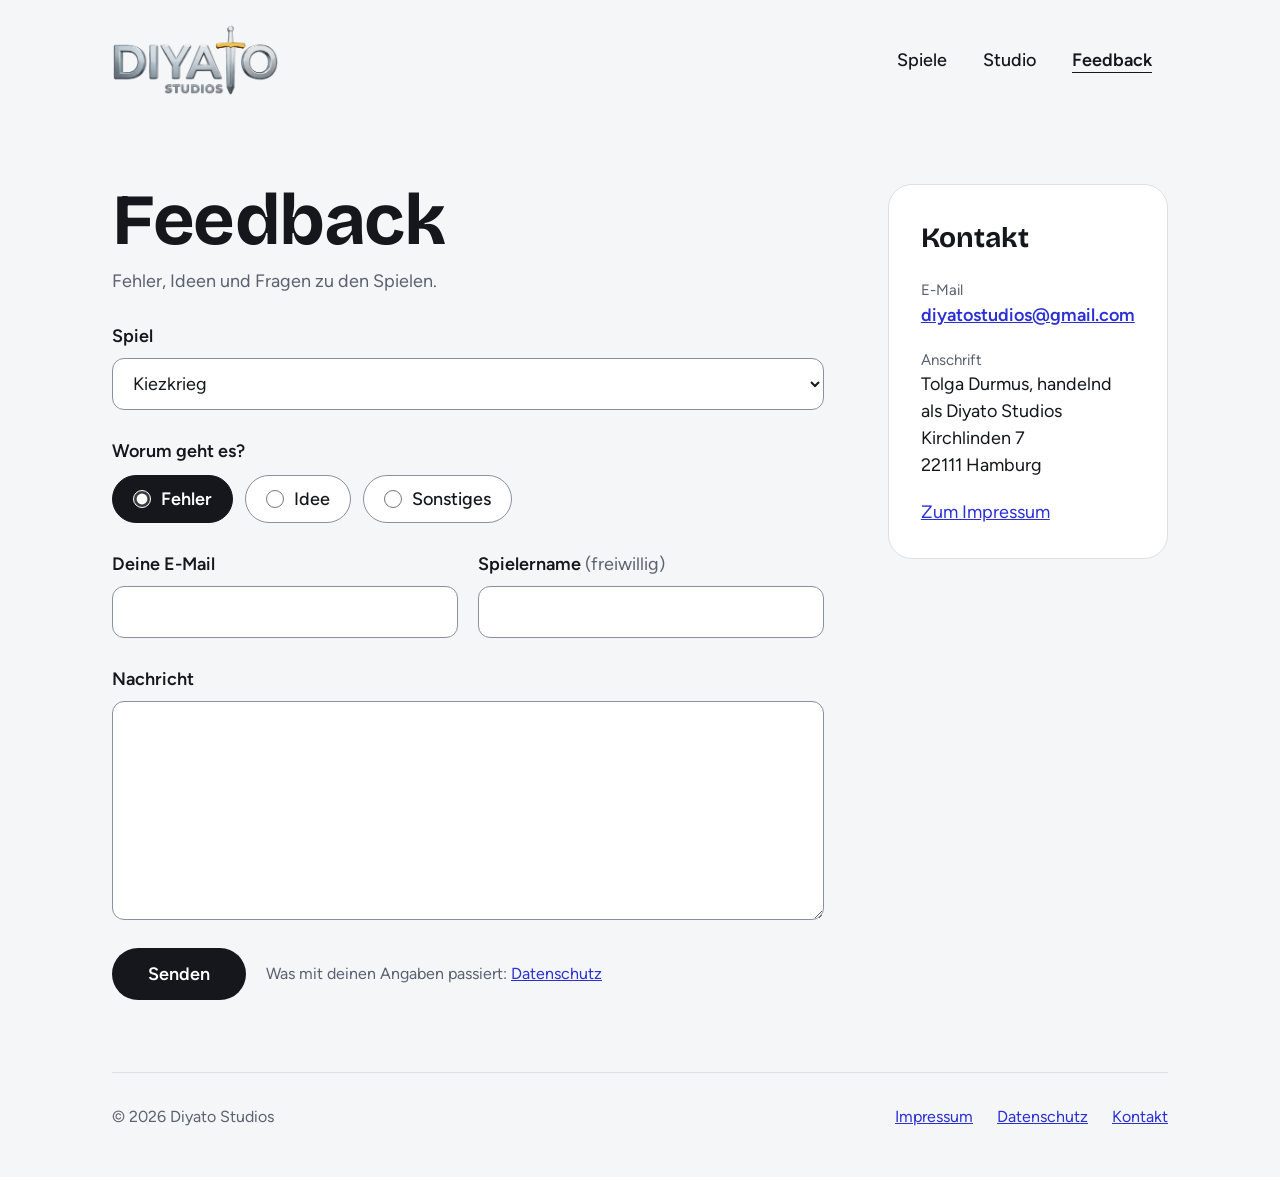
<file: feedback.html>
<!doctype html>
<html lang="de">
<head>
<meta charset="utf-8">
<meta name="viewport" content="width=device-width, initial-scale=1">
<meta http-equiv="Content-Security-Policy" content="default-src 'self'; img-src 'self'; font-src 'self'; style-src 'self'; script-src 'self'; connect-src 'none'; form-action 'none'; base-uri 'none'; object-src 'none'">
<meta name="referrer" content="no-referrer">
<meta name="description" content="Fehler, Ideen und Fragen zu den Spielen von Diyato Studios.">
<title>Diyato Studios – Feedback und Kontakt</title>
<link rel="icon" href="favicon.ico" sizes="any">
<link rel="icon" type="image/png" href="bilder/favicon-192.png">
<link rel="apple-touch-icon" href="apple-touch-icon.png">
<link rel="stylesheet" href="css/stil.css">
<script src="js/formular.js" defer></script>
</head>
<body>
<div class="seite">

<header class="kopf">
<a class="kopf__logo" href="index.html"><img src="bilder/diyato-logo-klein.webp" alt="Diyato Studios" width="360" height="155"></a>
<nav class="menue" aria-label="Hauptmenü">
<a href="spiele.html">Spiele</a>
<a href="index.html#studio">Studio</a>
<a href="feedback.html" aria-current="page">Feedback</a>
</nav>
</header>

<main class="feedback">

<!-- Das Formular sendet noch nichts (js/formular.js zeigt nur einen Hinweis). -->
<form id="formular" class="formular" data-bald novalidate>
<div>
<h1 class="titel">Feedback</h1>
<p class="formular__unterzeile">Fehler, Ideen und Fragen zu den Spielen.</p>
</div>

<div class="feld">
<label for="spiel">Spiel</label>
<select id="spiel" name="spiel">
<option>Kiezkrieg</option>
<option>Squishy World</option>
<option>Allgemein</option>
</select>
</div>

<fieldset class="feld-gruppe">
<legend>Worum geht es?</legend>
<div class="auswahl">
<label><input type="radio" name="art" value="fehler" checked>Fehler</label>
<label><input type="radio" name="art" value="idee">Idee</label>
<label><input type="radio" name="art" value="sonstiges">Sonstiges</label>
</div>
</fieldset>

<div class="feld-reihe">
<div class="feld">
<label for="mail">Deine E-Mail</label>
<input id="mail" name="email" type="email" autocomplete="email">
</div>
<div class="feld">
<label for="name">Spielername <span class="feld__freiwillig">(freiwillig)</span></label>
<input id="name" name="name" type="text">
</div>
</div>

<div class="feld">
<label for="text">Nachricht</label>
<textarea id="text" name="text" rows="7"></textarea>
</div>

<div class="senden">
<button type="submit">Senden</button>
<span class="senden__hinweis">Was mit deinen Angaben passiert: <a href="datenschutz.html#website">Datenschutz</a></span>
</div>
<p class="meldung" role="status" aria-live="polite" hidden>Das Formular ist bald verfügbar. Schreib bis dahin gern eine E-Mail an <a href="mailto:diyatostudios@gmail.com">diyatostudios@gmail.com</a>.</p>
</form>

<aside id="kontakt" class="kontakt">
<h2 class="titel">Kontakt</h2>
<div>
<div class="kontakt__etikett">E-Mail</div>
<a class="kontakt__mail" href="mailto:diyatostudios@gmail.com">diyatostudios@gmail.com</a>
</div>
<div>
<div class="kontakt__etikett">Anschrift</div>
<div>Tolga Durmus, handelnd als Diyato Studios<br>Kirchlinden 7<br>22111 Hamburg</div>
</div>
<a href="impressum.html">Zum Impressum</a>
</aside>

</main>

<footer class="fuss fuss--eng">
<div>© 2026 Diyato Studios</div>
<nav aria-label="Rechtliches">
<a href="impressum.html">Impressum</a>
<a href="datenschutz.html">Datenschutz</a>
<a href="#kontakt">Kontakt</a>
</nav>
</footer>

</div>
</body>
</html>
</file>
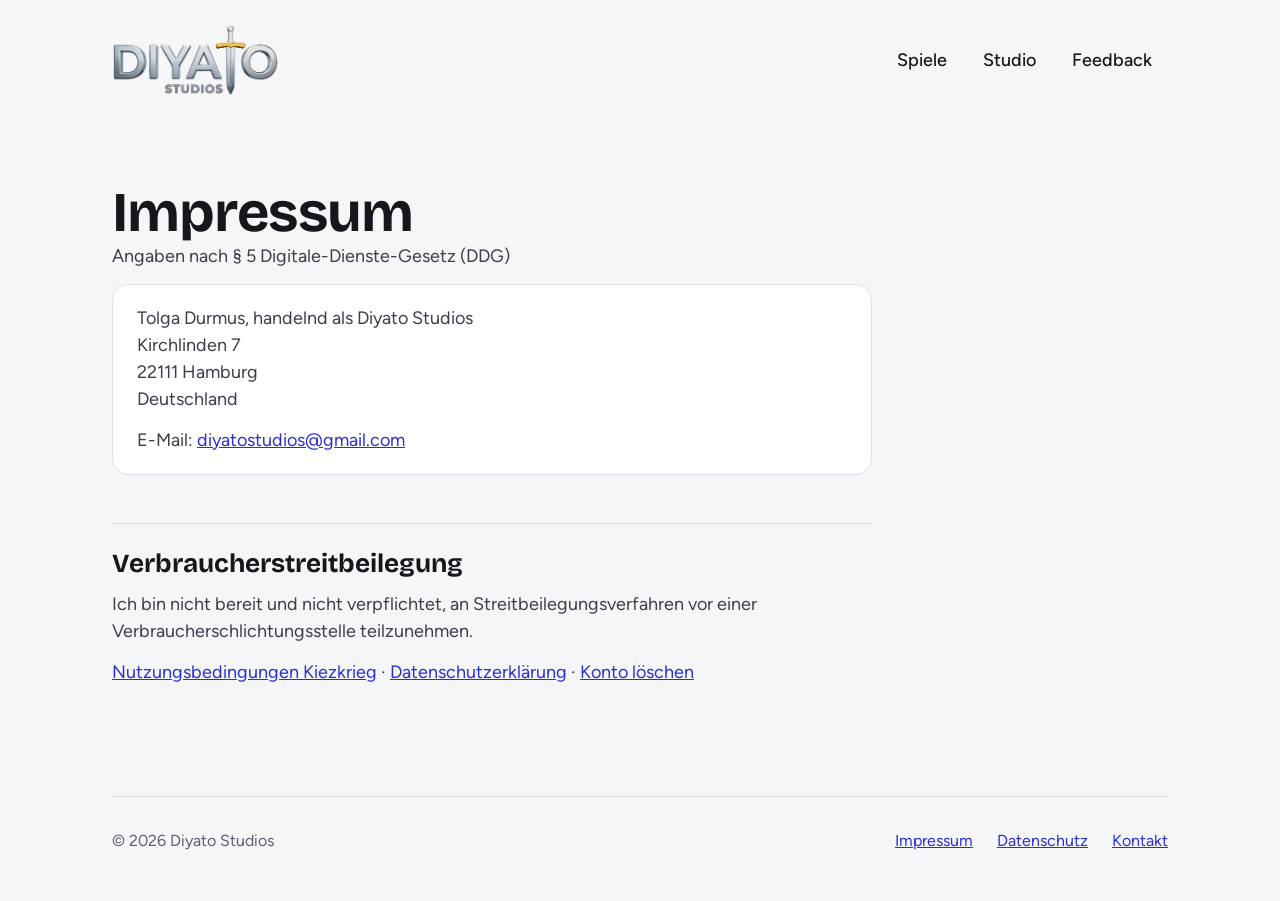
<file: impressum.html>
<!doctype html>
<html lang="de">
<head>
<meta charset="utf-8">
<meta name="viewport" content="width=device-width, initial-scale=1">
<meta http-equiv="Content-Security-Policy" content="default-src 'self'; img-src 'self'; font-src 'self'; style-src 'self'; script-src 'self'; connect-src 'none'; form-action 'none'; base-uri 'none'; object-src 'none'">
<meta name="referrer" content="no-referrer">
<title>Diyato Studios – Impressum</title>
<link rel="icon" href="favicon.ico" sizes="any">
<link rel="icon" type="image/png" href="bilder/favicon-192.png">
<link rel="apple-touch-icon" href="apple-touch-icon.png">
<link rel="stylesheet" href="css/stil.css">
</head>
<body>
<div class="seite">

<header class="kopf">
<a class="kopf__logo" href="index.html"><img src="bilder/diyato-logo-klein.webp" alt="Diyato Studios" width="360" height="155"></a>
<nav class="menue" aria-label="Hauptmenü">
<a href="spiele.html">Spiele</a>
<a href="index.html#studio">Studio</a>
<a href="feedback.html">Feedback</a>
</nav>
</header>

<!-- Text übernommen aus Kiezkrieg (public/impressum.html, veröffentlicht am 11. Oktober 2026). Nicht von einem Anwalt geprüft. -->
<main class="recht">
<h1 class="titel">Impressum</h1>
<p class="recht__unterzeile">Angaben nach § 5 Digitale-Dienste-Gesetz (DDG)</p>

<div class="kasten">
<p>Tolga Durmus, handelnd als Diyato Studios<br>
Kirchlinden 7<br>
22111 Hamburg<br>
Deutschland</p>
<p>E-Mail: <a href="mailto:diyatostudios@gmail.com">diyatostudios@gmail.com</a></p>
</div>

<h2>Verbraucher&shy;streitbeilegung</h2>
<p>Ich bin nicht bereit und nicht verpflichtet, an Streitbeilegungsverfahren vor einer Verbraucherschlichtungsstelle teilzunehmen.</p>

<p class="recht__fuss"><a href="kiezkrieg/agb.html">Nutzungsbedingungen Kiezkrieg</a> · <a href="datenschutz.html">Datenschutzerklärung</a> · <a href="konto-loeschen.html">Konto löschen</a></p>
</main>

<footer class="fuss">
<div>© 2026 Diyato Studios</div>
<nav aria-label="Rechtliches">
<a href="impressum.html" aria-current="page">Impressum</a>
<a href="datenschutz.html">Datenschutz</a>
<a href="feedback.html#kontakt">Kontakt</a>
</nav>
</footer>

</div>
</body>
</html>
</file>
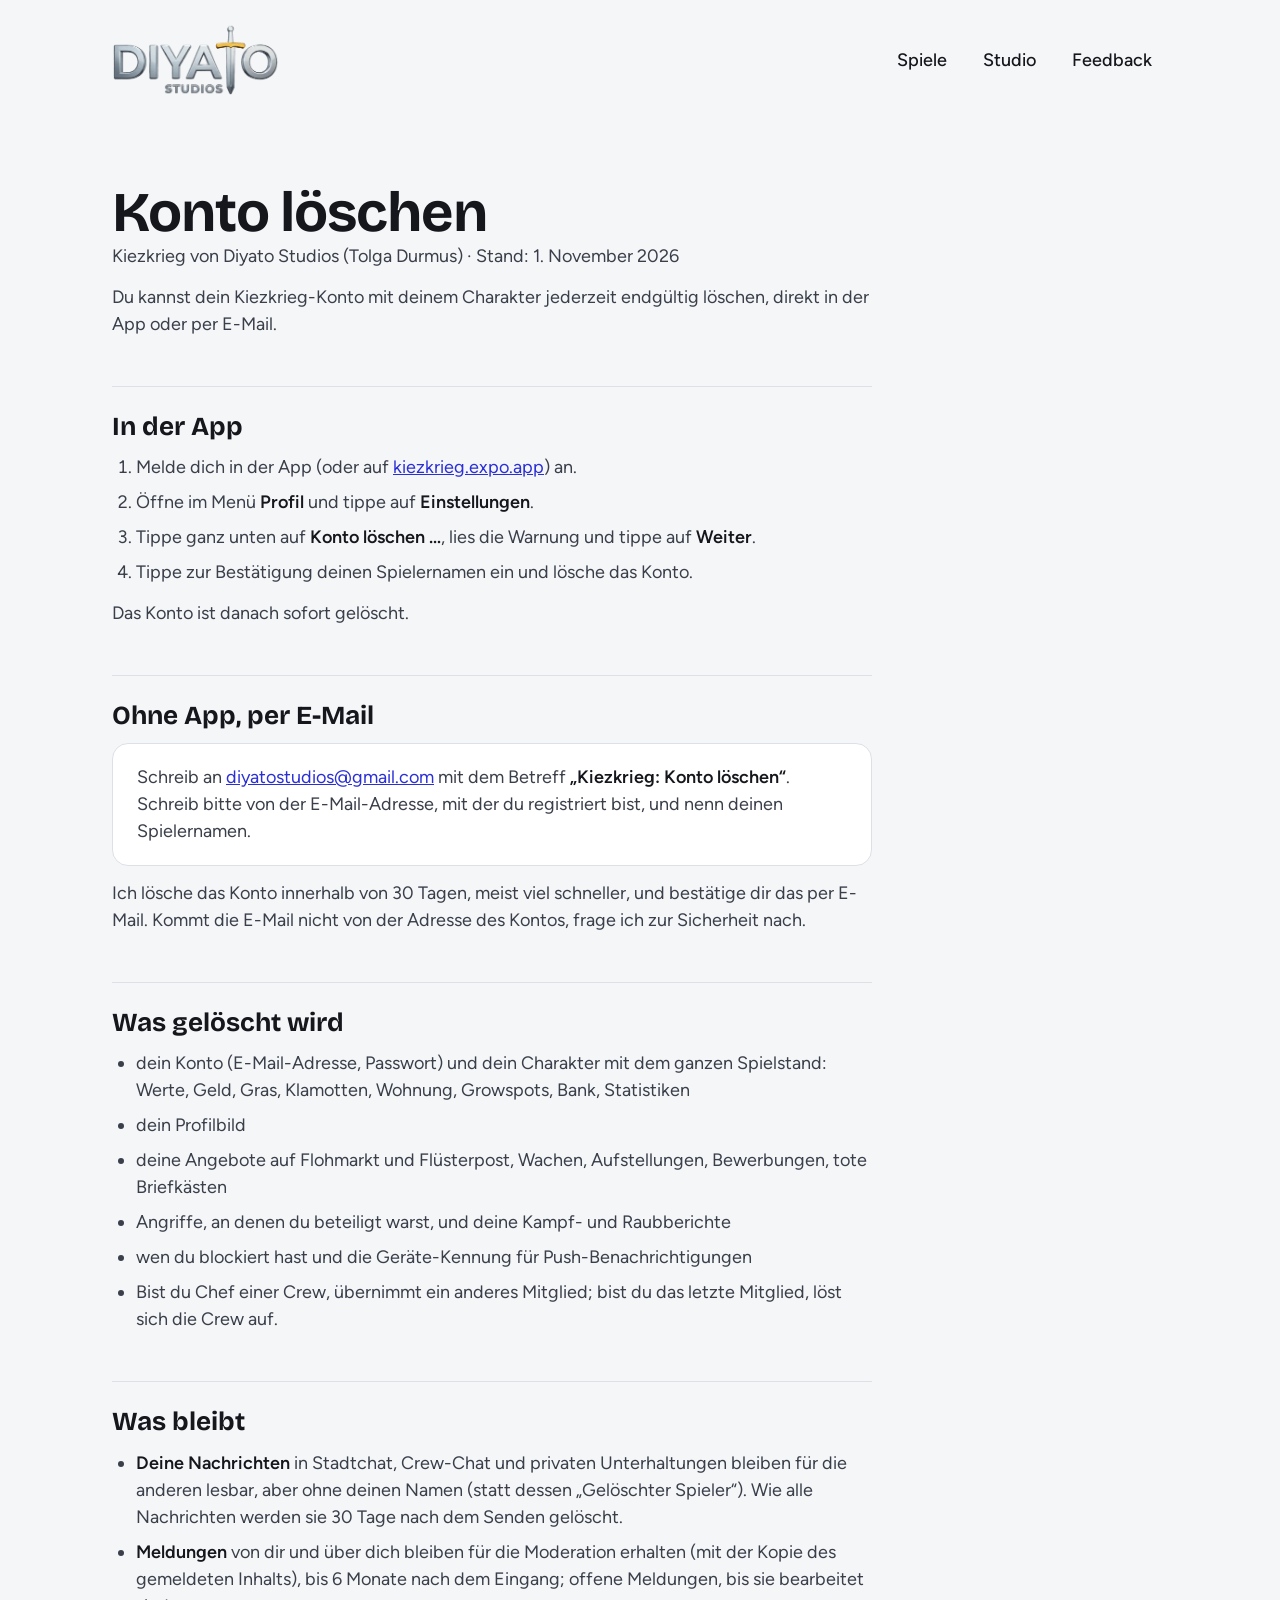
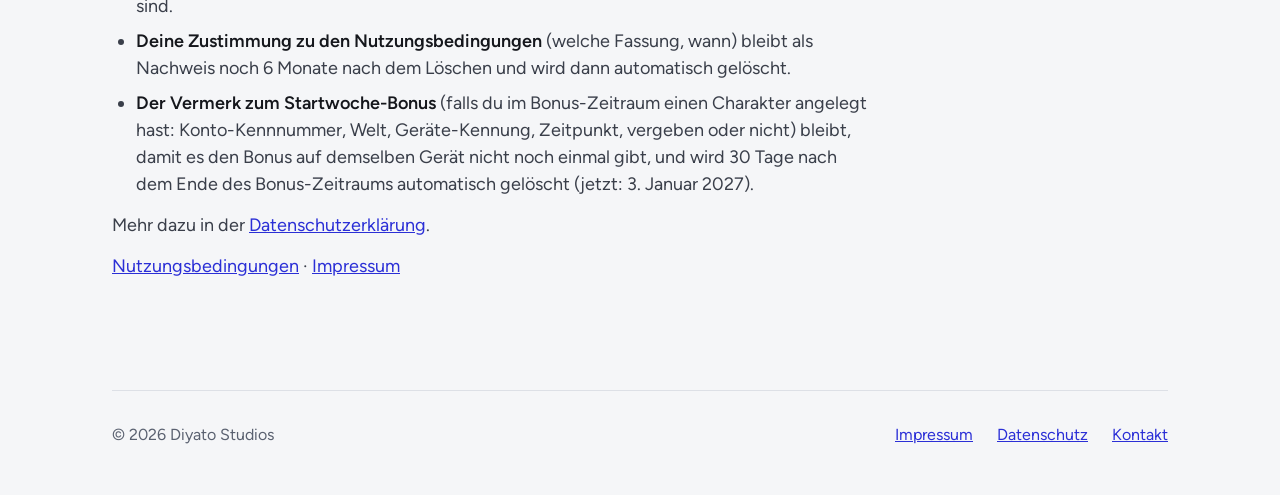
<file: konto-loeschen.html>
<!doctype html>
<html lang="de">
<head>
<meta charset="utf-8">
<meta name="viewport" content="width=device-width, initial-scale=1">
<meta http-equiv="Content-Security-Policy" content="default-src 'self'; img-src 'self'; font-src 'self'; style-src 'self'; script-src 'self'; connect-src 'none'; form-action 'none'; base-uri 'none'; object-src 'none'">
<meta name="referrer" content="no-referrer">
<title>Diyato Studios – Konto löschen</title>
<link rel="icon" href="favicon.ico" sizes="any">
<link rel="icon" type="image/png" href="bilder/favicon-192.png">
<link rel="apple-touch-icon" href="apple-touch-icon.png">
<link rel="stylesheet" href="css/stil.css">
</head>
<body>
<div class="seite">

<header class="kopf">
<a class="kopf__logo" href="index.html"><img src="bilder/diyato-logo-klein.webp" alt="Diyato Studios" width="360" height="155"></a>
<nav class="menue" aria-label="Hauptmenü">
<a href="spiele.html">Spiele</a>
<a href="index.html#studio">Studio</a>
<a href="feedback.html">Feedback</a>
</nav>
</header>

<!-- Text unverändert übernommen aus Kiezkrieg (public/konto-loeschen.html). Nicht von einem Anwalt geprüft. -->
<main class="recht">
<h1 class="titel">Konto löschen</h1>
<p class="recht__unterzeile">Kiezkrieg von Diyato Studios (Tolga Durmus) · Stand: 1. November 2026</p>

<p>Du kannst dein Kiezkrieg-Konto mit deinem Charakter jederzeit endgültig löschen, direkt in der App oder per E-Mail.</p>

<h2>In der App</h2>
<ol>
  <li>Melde dich in der App (oder auf <a href="https://kiezkrieg.expo.app">kiezkrieg.expo.app</a>) an.</li>
  <li>Öffne im Menü <strong>Profil</strong> und tippe auf <strong>Einstellungen</strong>.</li>
  <li>Tippe ganz unten auf <strong>Konto löschen …</strong>, lies die Warnung und tippe auf <strong>Weiter</strong>.</li>
  <li>Tippe zur Bestätigung deinen Spielernamen ein und lösche das Konto.</li>
</ol>
<p>Das Konto ist danach sofort gelöscht.</p>

<h2>Ohne App, per E-Mail</h2>
<div class="kasten">
<p>Schreib an <a href="mailto:diyatostudios@gmail.com?subject=Kiezkrieg%3A%20Konto%20l%C3%B6schen">diyatostudios@gmail.com</a>
mit dem Betreff <strong>„Kiezkrieg: Konto löschen“</strong>. Schreib bitte von der E-Mail-Adresse, mit der du registriert bist,
und nenn deinen Spielernamen.</p>
</div>
<p>Ich lösche das Konto innerhalb von 30 Tagen, meist viel schneller, und bestätige dir das per E-Mail. Kommt die E-Mail
nicht von der Adresse des Kontos, frage ich zur Sicherheit nach.</p>

<h2>Was gelöscht wird</h2>
<ul>
  <li>dein Konto (E-Mail-Adresse, Passwort) und dein Charakter mit dem ganzen Spielstand: Werte, Geld, Gras, Klamotten, Wohnung, Growspots, Bank, Statistiken</li>
  <li>dein Profilbild</li>
  <li>deine Angebote auf Flohmarkt und Flüsterpost, Wachen, Aufstellungen, Bewerbungen, tote Briefkästen</li>
  <li>Angriffe, an denen du beteiligt warst, und deine Kampf- und Raubberichte</li>
  <li>wen du blockiert hast und die Geräte-Kennung für Push-Benachrichtigungen</li>
  <li>Bist du Chef einer Crew, übernimmt ein anderes Mitglied; bist du das letzte Mitglied, löst sich die Crew auf.</li>
</ul>

<h2>Was bleibt</h2>
<ul>
  <li><strong>Deine Nachrichten</strong> in Stadtchat, Crew-Chat und privaten Unterhaltungen bleiben für die anderen lesbar, aber ohne deinen Namen (statt dessen „Gelöschter Spieler“). Wie alle Nachrichten werden sie 30 Tage nach dem Senden gelöscht.</li>
  <li><strong>Meldungen</strong> von dir und über dich bleiben für die Moderation erhalten (mit der Kopie des gemeldeten Inhalts), bis 6 Monate nach dem Eingang; offene Meldungen, bis sie bearbeitet sind.</li>
  <li><strong>Deine Zustimmung zu den Nutzungsbedingungen</strong> (welche Fassung, wann) bleibt als Nachweis noch 6 Monate nach dem Löschen und wird dann automatisch gelöscht.</li>
  <li><strong>Der Vermerk zum Startwoche-Bonus</strong> (falls du im Bonus-Zeitraum einen Charakter angelegt hast: Konto-Kennnummer, Welt, Geräte-Kennung, Zeitpunkt, vergeben oder nicht) bleibt, damit es den Bonus auf demselben Gerät nicht noch einmal gibt, und wird 30 Tage nach dem Ende des Bonus-Zeitraums automatisch gelöscht (jetzt: 3. Januar 2027).</li>
</ul>
<p>Mehr dazu in der <a href="datenschutz.html">Datenschutzerklärung</a>.</p>
<p class="recht__fuss"><a href="kiezkrieg/agb.html">Nutzungsbedingungen</a> · <a href="impressum.html">Impressum</a></p>
</main>

<footer class="fuss">
<div>© 2026 Diyato Studios</div>
<nav aria-label="Rechtliches">
<a href="impressum.html">Impressum</a>
<a href="datenschutz.html">Datenschutz</a>
<a href="feedback.html#kontakt">Kontakt</a>
</nav>
</footer>

</div>
</body>
</html>
</file>
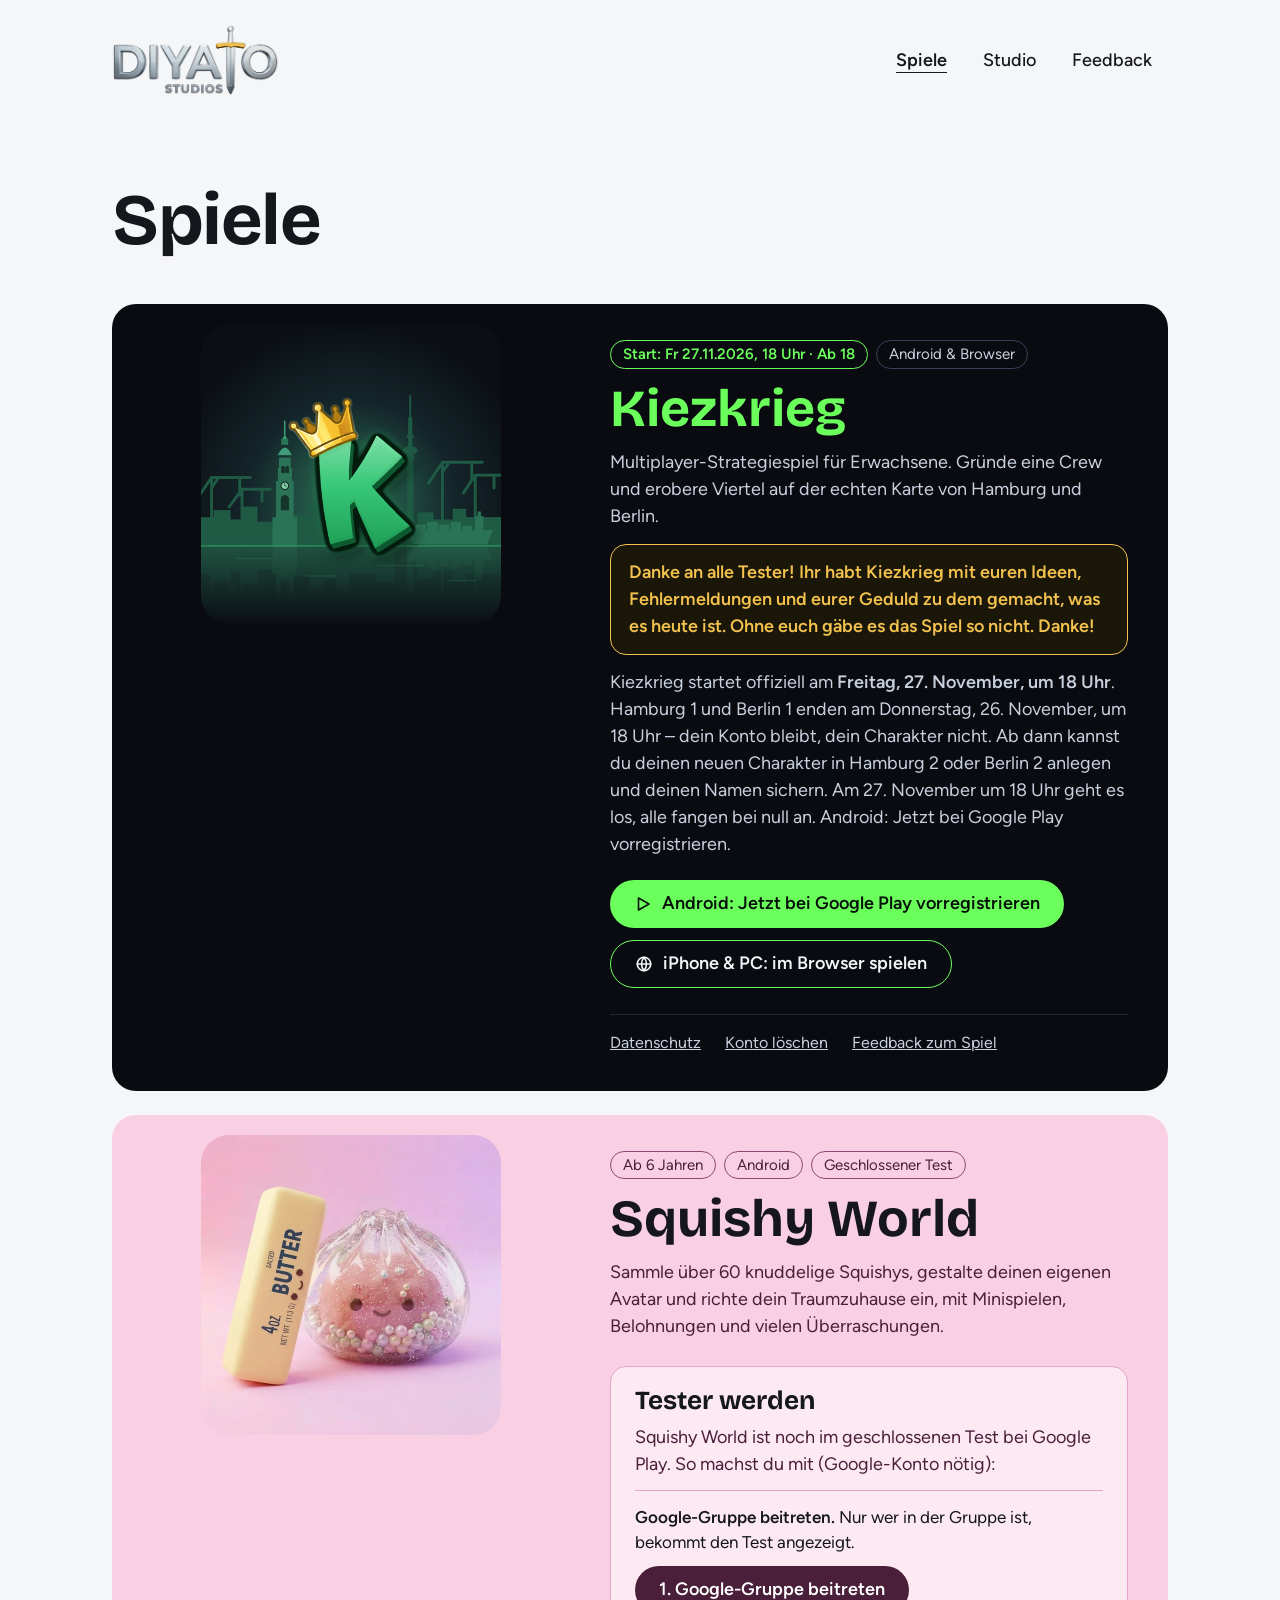
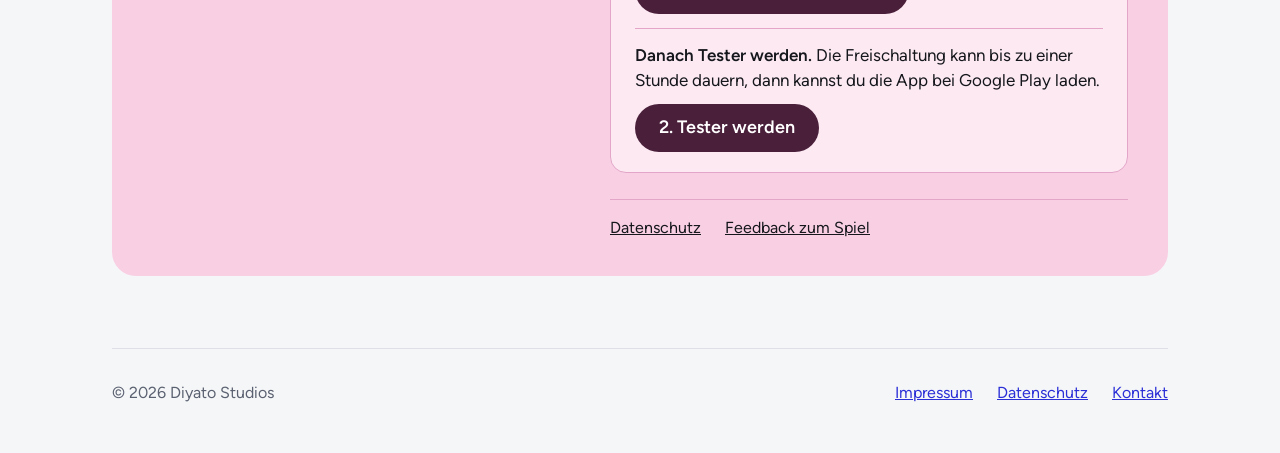
<file: spiele.html>
<!doctype html>
<html lang="de">
<head>
<meta charset="utf-8">
<meta name="viewport" content="width=device-width, initial-scale=1">
<meta http-equiv="Content-Security-Policy" content="default-src 'self'; img-src 'self'; font-src 'self'; style-src 'self'; script-src 'self'; connect-src 'none'; form-action 'none'; base-uri 'none'; object-src 'none'">
<meta name="referrer" content="no-referrer">
<meta name="description" content="Die Spiele von Diyato Studios: Kiezkrieg (Start 27.11.2026, Google Play und Browser) und Squishy World (Tester werden).">
<title>Diyato Studios – Spiele</title>
<link rel="icon" href="favicon.ico" sizes="any">
<link rel="icon" type="image/png" href="bilder/favicon-192.png">
<link rel="apple-touch-icon" href="apple-touch-icon.png">
<link rel="stylesheet" href="css/stil.css">
</head>
<body>
<div class="seite">

<header class="kopf">
<a class="kopf__logo" href="index.html"><img src="bilder/diyato-logo-klein.webp" alt="Diyato Studios" width="360" height="155"></a>
<nav class="menue" aria-label="Hauptmenü">
<a href="spiele.html" aria-current="page">Spiele</a>
<a href="index.html#studio">Studio</a>
<a href="feedback.html">Feedback</a>
</nav>
</header>

<main>
<section id="top" class="seitentitel">
<h1 class="titel">Spiele</h1>
</section>

<section class="spiele-liste">

<article id="kiezkrieg" class="spiel kiezkrieg">
<div class="spiel__bild"><img class="icon" src="bilder/kiezkrieg-icon.png" alt="Kiezkrieg" width="512" height="512"></div>
<div class="spiel__inhalt">
<div class="marken">
<span class="marke marke--start">Start: Fr 27.11.2026, 18 Uhr · Ab 18</span>
<span class="marke">Android &amp; Browser</span>
</div>
<h2 class="titel spielname">Kiezkrieg</h2>
<p>Multiplayer-Strategiespiel für Erwachsene. Gründe eine Crew und erobere Viertel auf der echten Karte von Hamburg und Berlin.</p>
<p class="dank">Danke an alle Tester! Ihr habt Kiezkrieg mit euren Ideen, Fehlermeldungen und eurer Geduld zu dem gemacht, was es heute ist. Ohne euch gäbe es das Spiel so nicht. Danke!</p>
<p>Kiezkrieg startet offiziell am <strong>Freitag, 27. November, um 18 Uhr</strong>. Hamburg 1 und Berlin 1 enden am Donnerstag, 26. November, um 18 Uhr – dein Konto bleibt, dein Charakter nicht. Ab dann kannst du deinen neuen Charakter in Hamburg 2 oder Berlin 2 anlegen und deinen Namen sichern. Am 27. November um 18 Uhr geht es los, alle fangen bei null an. Android: Jetzt bei Google Play vorregistrieren.</p>
<div class="spiel-knoepfe">
<a class="knopf knopf--klein knopf--spiel" href="https://play.google.com/store/apps/details?id=com.diyatostudios.kiezkrieg" rel="noopener"><svg aria-hidden="true" width="18" height="18" viewBox="0 0 24 24" fill="none" stroke="currentColor" stroke-width="2.2" stroke-linecap="round" stroke-linejoin="round"><path d="M6 4l14 8-14 8z"/></svg>Android: Jetzt bei Google Play vorregistrieren</a>
<a class="knopf knopf--klein knopf--hell" href="https://kiezkrieg.expo.app" rel="noopener"><svg aria-hidden="true" width="18" height="18" viewBox="0 0 24 24" fill="none" stroke="currentColor" stroke-width="2.2" stroke-linecap="round" stroke-linejoin="round"><circle cx="12" cy="12" r="9"/><path d="M3 12h18M12 3a14 14 0 0 1 0 18M12 3a14 14 0 0 0 0 18"/></svg>iPhone &amp; PC: im Browser spielen</a>
</div>
<nav class="spiel-links" aria-label="Kiezkrieg">
<a href="datenschutz.html">Datenschutz</a>
<a href="konto-loeschen.html">Konto löschen</a>
<a href="feedback.html">Feedback zum Spiel</a>
</nav>
</div>
</article>

<article id="squishy-world" class="spiel squishy">
<div class="spiel__bild"><img class="icon" src="bilder/squishy-world-icon.webp" alt="Squishy World" width="600" height="600"></div>
<div class="spiel__inhalt">
<div class="marken">
<span class="marke">Ab 6 Jahren</span>
<span class="marke">Android</span>
<span class="marke">Geschlossener Test</span>
</div>
<h2 class="titel">Squishy World</h2>
<p>Sammle über 60 knuddelige Squishys, gestalte deinen eigenen Avatar und richte dein Traumzuhause ein, mit Minispielen, Belohnungen und vielen Überraschungen.</p>
<section id="squishy-tester" class="tester" aria-labelledby="tester-titel">
<h3 id="tester-titel" class="titel">Tester werden</h3>
<p>Squishy World ist noch im geschlossenen Test bei Google Play. So machst du mit (Google-Konto nötig):</p>
<ol class="tester__schritte">
<li>
<span class="tester__text"><strong>Google-Gruppe beitreten.</strong> Nur wer in der Gruppe ist, bekommt den Test angezeigt.</span>
<a class="knopf knopf--klein knopf--spiel" href="https://groups.google.com/g/squishy-world-tester" rel="noopener">1. Google-Gruppe beitreten</a>
</li>
<li>
<span class="tester__text"><strong>Danach Tester werden.</strong> Die Freischaltung kann bis zu einer Stunde dauern, dann kannst du die App bei Google Play laden.</span>
<a class="knopf knopf--klein knopf--spiel" href="https://play.google.com/apps/testing/com.diyatostudios.squishyworld" rel="noopener">2. Tester werden</a>
</li>
</ol>
</section>
<nav class="spiel-links" aria-label="Squishy World">
<a href="squishy-world/datenschutz.html">Datenschutz</a>
<a href="feedback.html">Feedback zum Spiel</a>
</nav>
</div>
</article>

</section>
</main>

<footer class="fuss">
<div>© 2026 Diyato Studios</div>
<nav aria-label="Rechtliches">
<a href="impressum.html">Impressum</a>
<a href="datenschutz.html">Datenschutz</a>
<a href="feedback.html#kontakt">Kontakt</a>
</nav>
</footer>

</div>
</body>
</html>
</file>
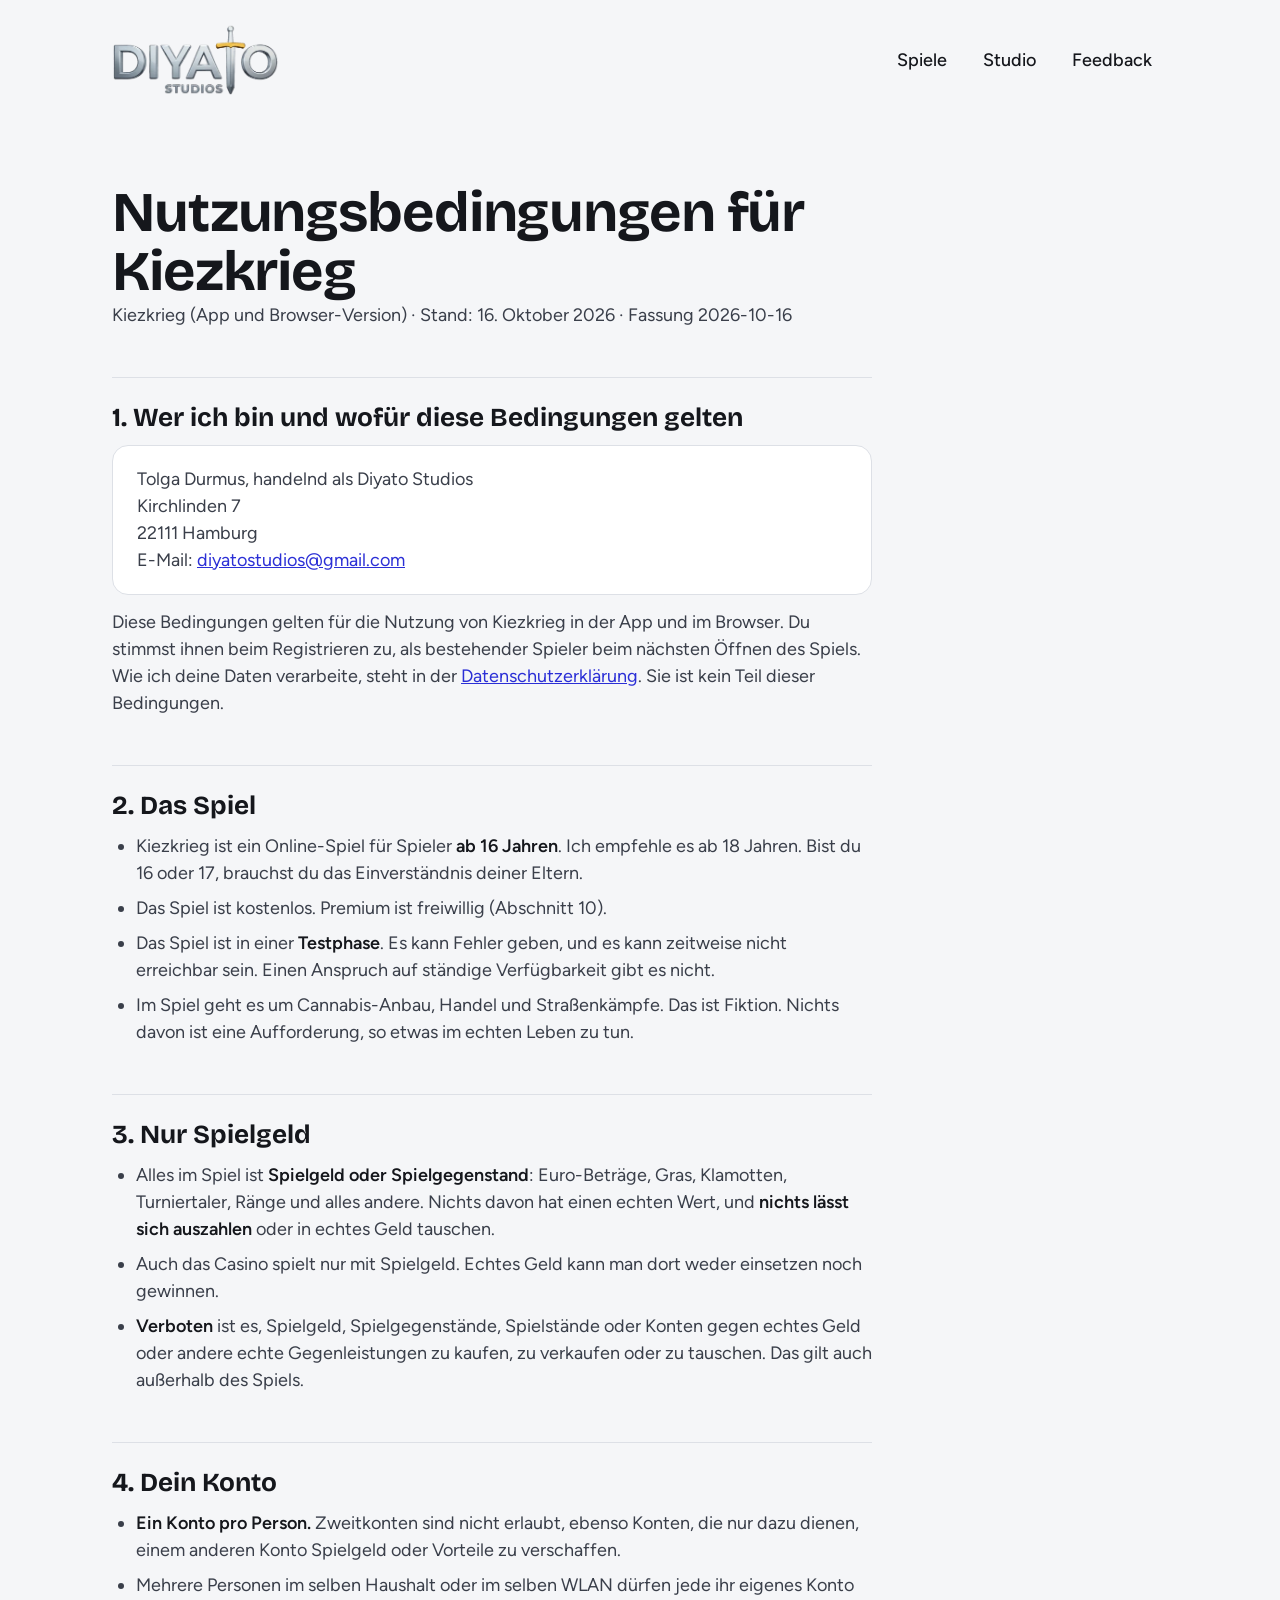
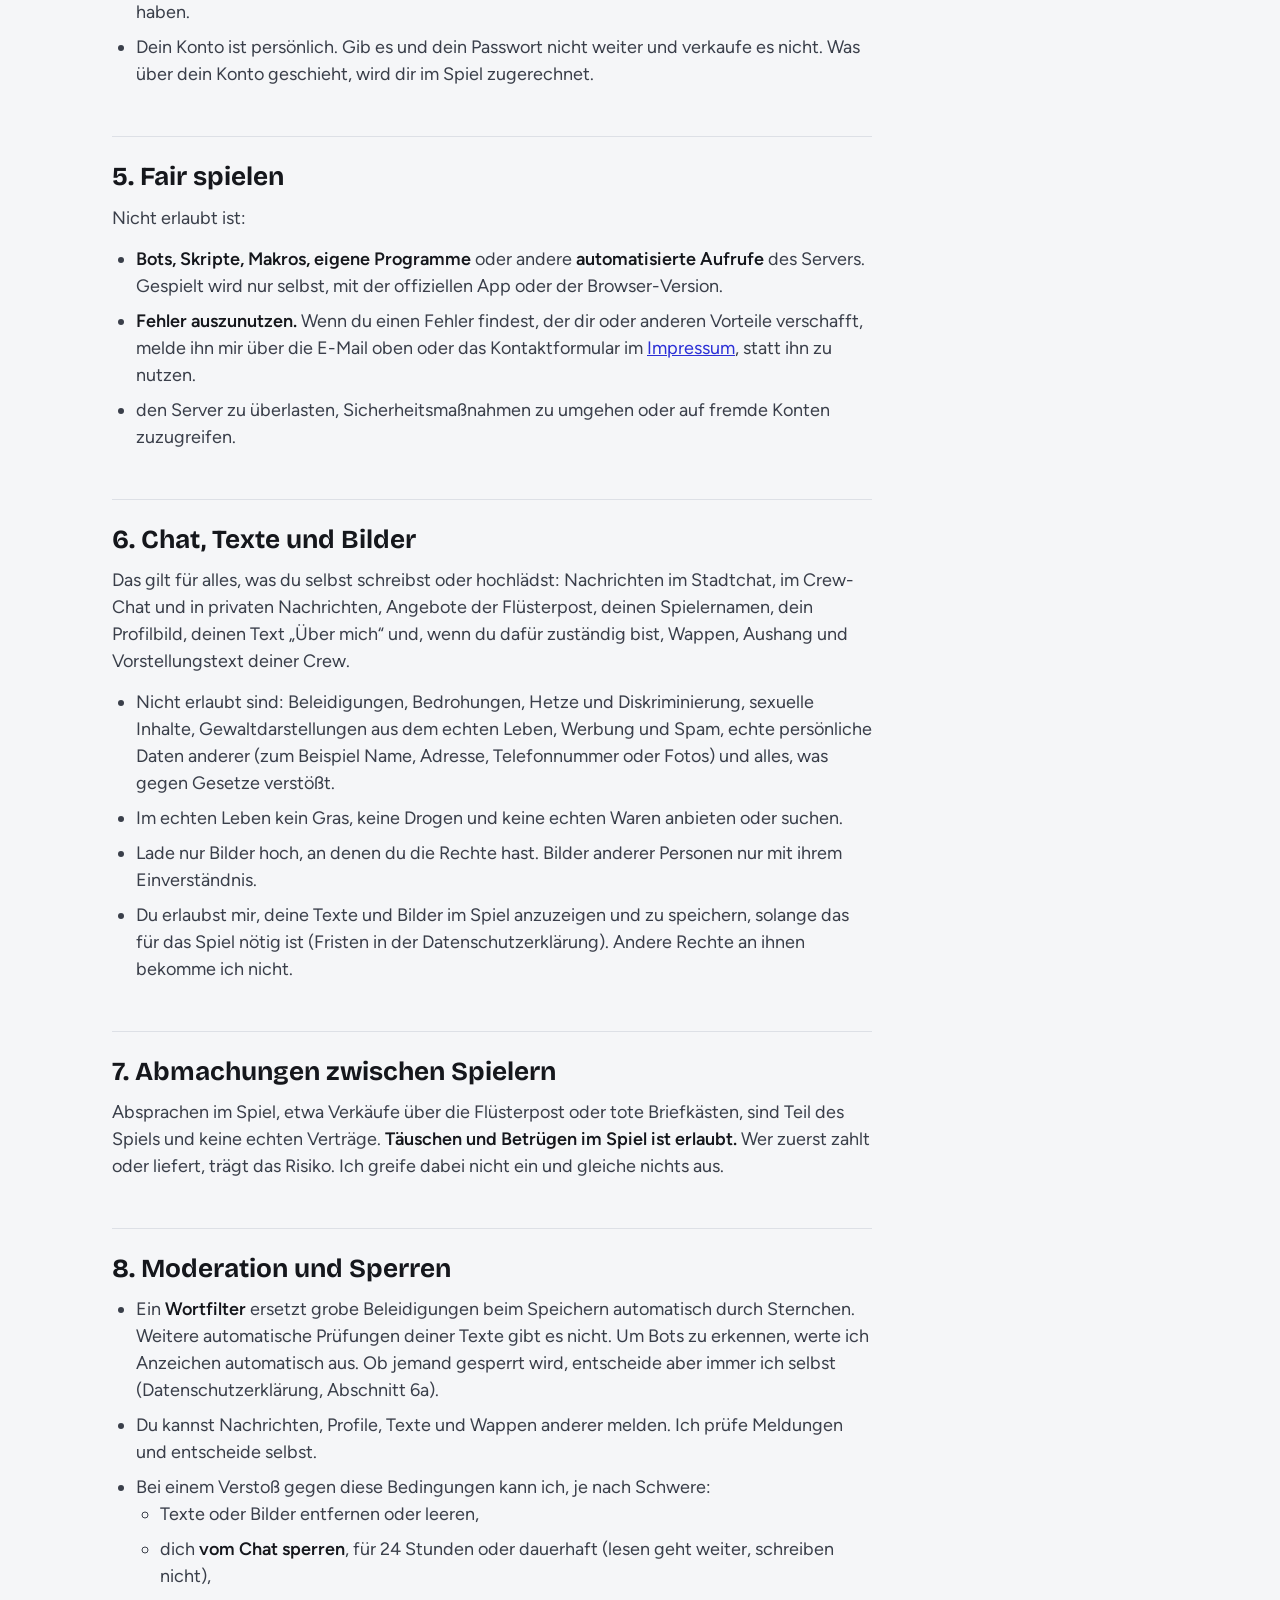
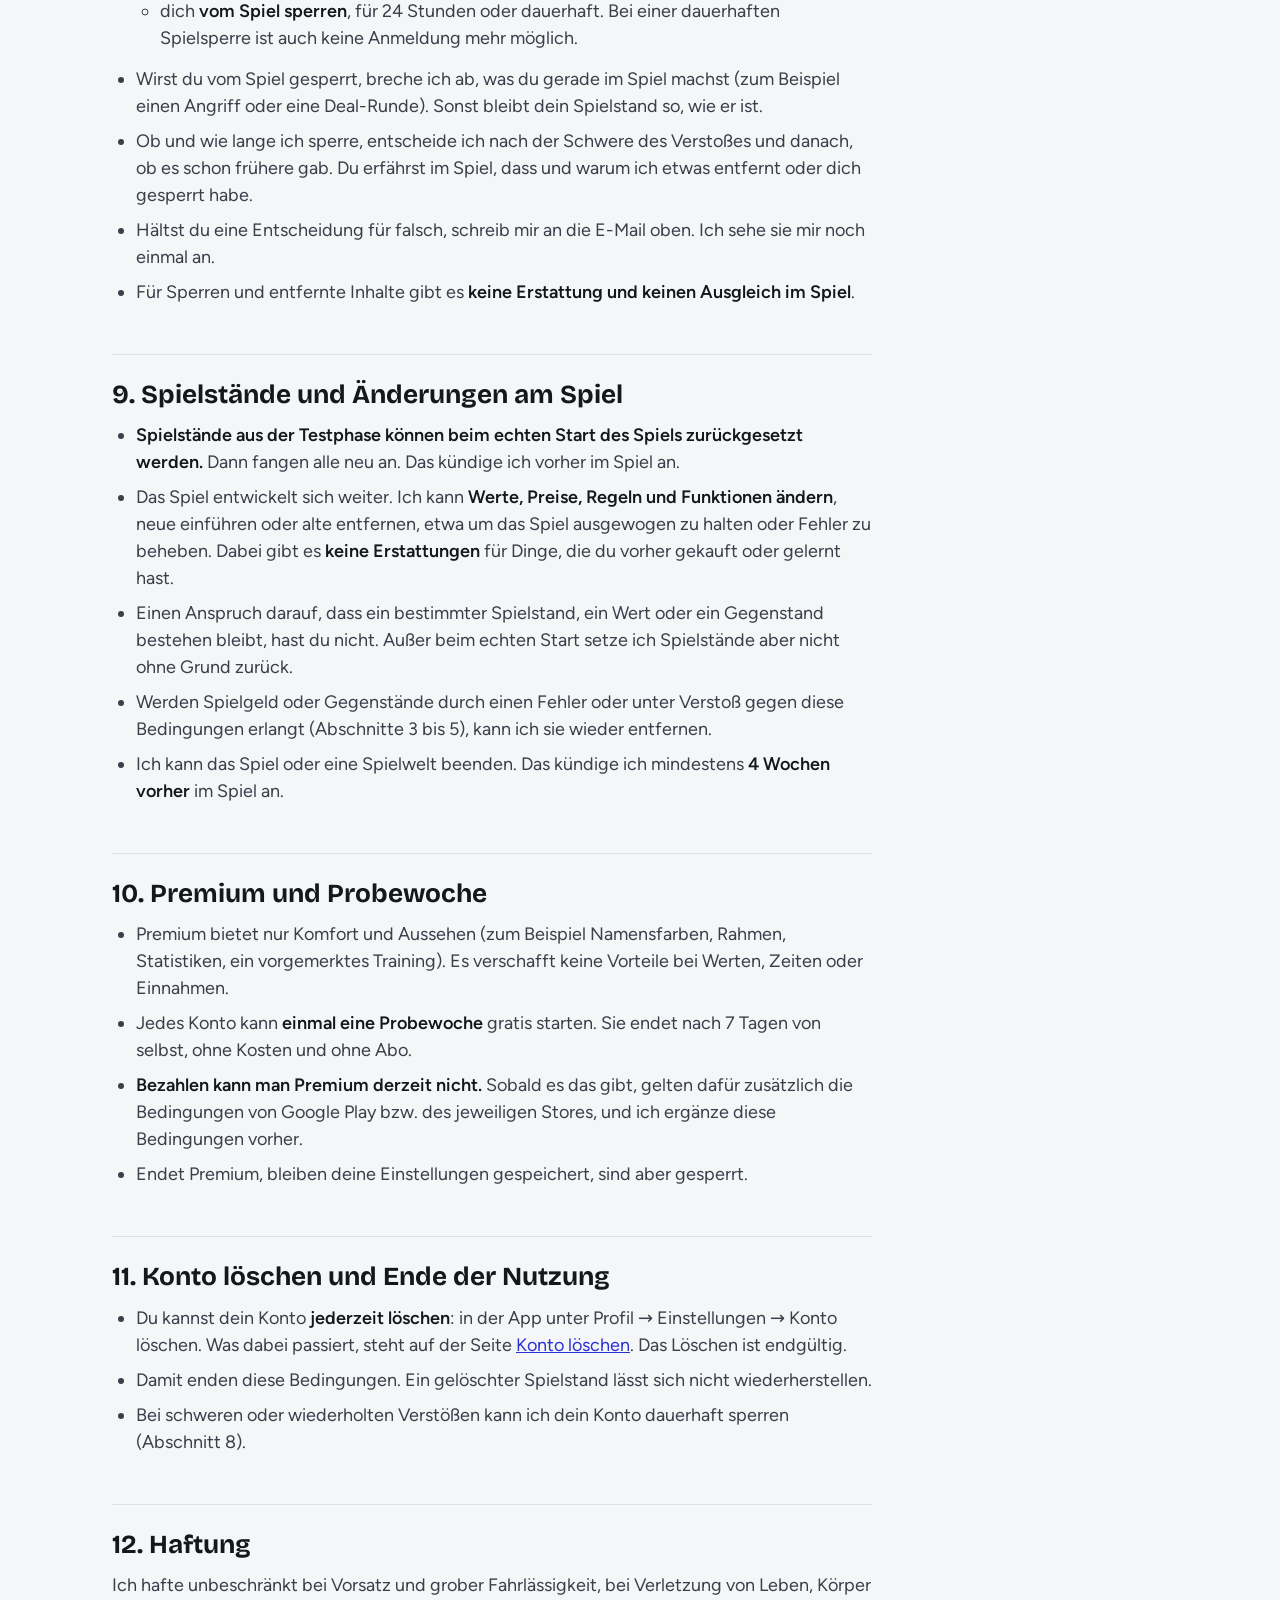
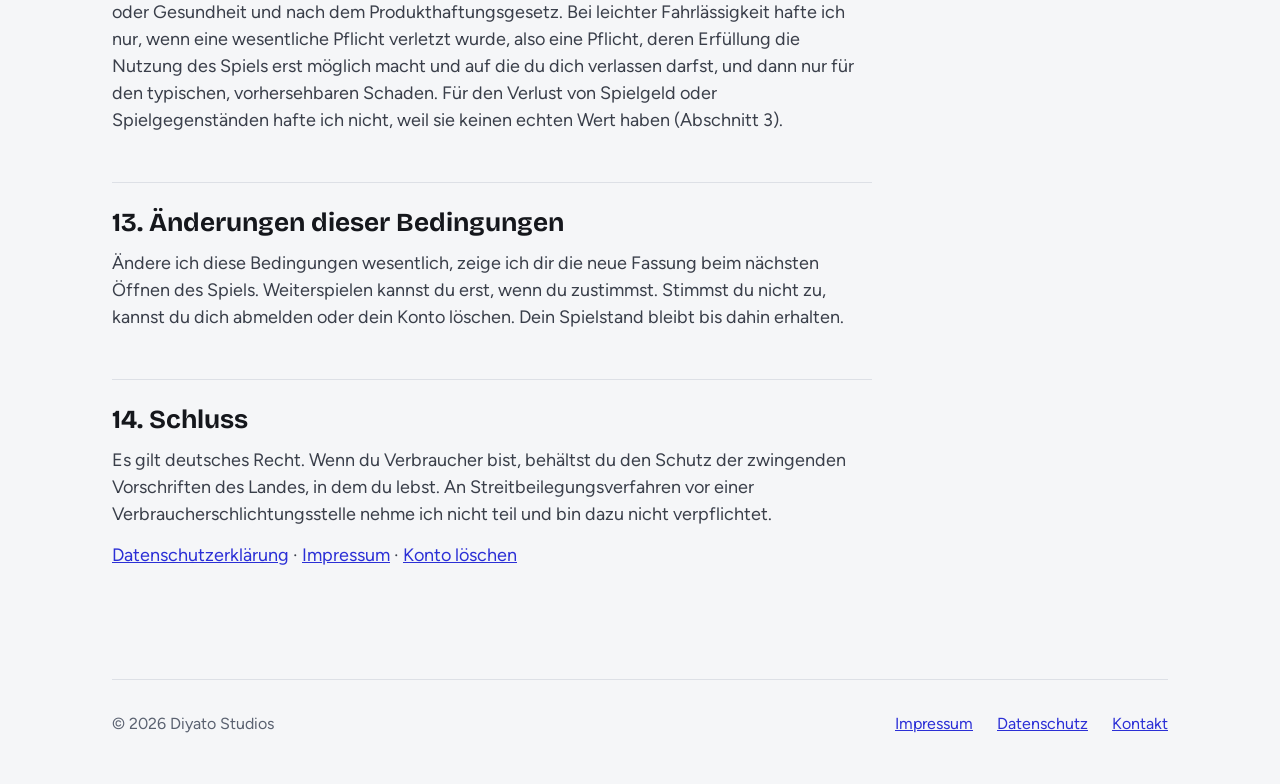
<file: kiezkrieg/agb.html>
<!doctype html>
<html lang="de">
<head>
<meta charset="utf-8">
<meta name="viewport" content="width=device-width, initial-scale=1">
<meta http-equiv="Content-Security-Policy" content="default-src 'self'; img-src 'self'; font-src 'self'; style-src 'self'; script-src 'self'; connect-src 'none'; form-action 'none'; base-uri 'none'; object-src 'none'">
<meta name="referrer" content="no-referrer">
<title>Diyato Studios – Nutzungsbedingungen Kiezkrieg</title>
<link rel="icon" href="../favicon.ico" sizes="any">
<link rel="icon" type="image/png" href="../bilder/favicon-192.png">
<link rel="apple-touch-icon" href="../apple-touch-icon.png">
<link rel="stylesheet" href="../css/stil.css">
</head>
<body>
<div class="seite">

<header class="kopf">
<a class="kopf__logo" href="../index.html"><img src="../bilder/diyato-logo-klein.webp" alt="Diyato Studios" width="360" height="155"></a>
<nav class="menue" aria-label="Hauptmenü">
<a href="../spiele.html">Spiele</a>
<a href="../index.html#studio">Studio</a>
<a href="../feedback.html">Feedback</a>
</nav>
</header>

<!-- Text unverändert übernommen aus Kiezkrieg (public/nutzungsbedingungen.html, Fassung 2026-10-16). Nicht von einem Anwalt geprüft. -->
<main class="recht">
<h1 class="titel">Nutzungs&shy;bedingungen für Kiezkrieg</h1>
<p class="recht__unterzeile">Kiezkrieg (App und Browser-Version) · Stand: 16. Oktober 2026 · Fassung 2026-10-16</p>

<h2>1. Wer ich bin und wofür diese Bedingungen gelten</h2>
<div class="kasten">
<p>Tolga Durmus, handelnd als Diyato Studios<br>
Kirchlinden 7<br>
22111 Hamburg<br>
E-Mail: <a href="mailto:diyatostudios@gmail.com">diyatostudios@gmail.com</a></p>
</div>
<p>Diese Bedingungen gelten für die Nutzung von Kiezkrieg in der App und im Browser. Du stimmst ihnen beim Registrieren zu,
als bestehender Spieler beim nächsten Öffnen des Spiels. Wie ich deine Daten verarbeite, steht in der
<a href="../datenschutz.html#kiezkrieg">Datenschutzerklärung</a>. Sie ist kein Teil dieser Bedingungen.</p>

<h2>2. Das Spiel</h2>
<ul>
  <li>Kiezkrieg ist ein Online-Spiel für Spieler <strong>ab 16 Jahren</strong>. Ich empfehle es
    ab 18 Jahren. Bist du 16 oder 17, brauchst du das Einverständnis deiner Eltern.</li>
  <li>Das Spiel ist kostenlos. Premium ist freiwillig (Abschnitt 10).</li>
  <li>Das Spiel ist in einer <strong>Testphase</strong>. Es kann Fehler geben, und es kann zeitweise nicht erreichbar sein.
    Einen Anspruch auf ständige Verfügbarkeit gibt es nicht.</li>
  <li>Im Spiel geht es um Cannabis-Anbau, Handel und Straßenkämpfe. Das ist Fiktion. Nichts davon ist eine Aufforderung, so
    etwas im echten Leben zu tun.</li>
</ul>

<h2>3. Nur Spielgeld</h2>
<ul>
  <li>Alles im Spiel ist <strong>Spielgeld oder Spielgegenstand</strong>: Euro-Beträge, Gras, Klamotten, Turniertaler, Ränge
    und alles andere. Nichts davon hat einen echten Wert, und <strong>nichts lässt sich auszahlen</strong> oder in echtes Geld
    tauschen.</li>
  <li>Auch das Casino spielt nur mit Spielgeld. Echtes Geld kann man dort weder einsetzen noch gewinnen.</li>
  <li><strong>Verboten</strong> ist es, Spielgeld, Spielgegenstände, Spielstände oder Konten gegen echtes Geld oder andere
    echte Gegenleistungen zu kaufen, zu verkaufen oder zu tauschen. Das gilt auch außerhalb des Spiels.</li>
</ul>

<h2>4. Dein Konto</h2>
<ul>
  <li><strong>Ein Konto pro Person.</strong> Zweitkonten sind nicht erlaubt, ebenso Konten, die nur dazu dienen, einem anderen
    Konto Spielgeld oder Vorteile zu verschaffen.</li>
  <li>Mehrere Personen im selben Haushalt oder im selben WLAN dürfen jede ihr eigenes Konto haben.</li>
  <li>Dein Konto ist persönlich. Gib es und dein Passwort nicht weiter und verkaufe es nicht. Was über dein Konto geschieht,
    wird dir im Spiel zugerechnet.</li>
</ul>

<h2>5. Fair spielen</h2>
<p>Nicht erlaubt ist:</p>
<ul>
  <li><strong>Bots, Skripte, Makros, eigene Programme</strong> oder andere <strong>automatisierte Aufrufe</strong> des
    Servers. Gespielt wird nur selbst, mit der offiziellen App oder der Browser-Version.</li>
  <li><strong>Fehler auszunutzen.</strong> Wenn du einen Fehler findest, der dir oder anderen Vorteile verschafft, melde ihn mir
    über die E-Mail oben oder das Kontaktformular im <a href="../impressum.html">Impressum</a>, statt ihn zu nutzen.</li>
  <li>den Server zu überlasten, Sicherheitsmaßnahmen zu umgehen oder auf fremde Konten zuzugreifen.</li>
</ul>

<h2>6. Chat, Texte und Bilder</h2>
<p>Das gilt für alles, was du selbst schreibst oder hochlädst: Nachrichten im Stadtchat, im Crew-Chat und in privaten
Nachrichten, Angebote der Flüsterpost, deinen Spielernamen, dein Profilbild, deinen Text „Über mich“ und, wenn du dafür
zuständig bist, Wappen, Aushang und Vorstellungstext deiner Crew.</p>
<ul>
  <li>Nicht erlaubt sind: Beleidigungen, Bedrohungen, Hetze und Diskriminierung, sexuelle Inhalte, Gewaltdarstellungen aus dem
    echten Leben, Werbung und Spam, echte persönliche Daten anderer (zum Beispiel Name, Adresse, Telefonnummer oder Fotos) und
    alles, was gegen Gesetze verstößt.</li>
  <li>Im echten Leben kein Gras, keine Drogen und keine echten Waren anbieten oder suchen.</li>
  <li>Lade nur Bilder hoch, an denen du die Rechte hast. Bilder anderer Personen nur mit ihrem Einverständnis.</li>
  <li>Du erlaubst mir, deine Texte und Bilder im Spiel anzuzeigen und zu speichern, solange das für das Spiel nötig ist
    (Fristen in der Datenschutzerklärung). Andere Rechte an ihnen bekomme ich nicht.</li>
</ul>

<h2>7. Abmachungen zwischen Spielern</h2>
<p>Absprachen im Spiel, etwa Verkäufe über die Flüsterpost oder tote Briefkästen, sind Teil des Spiels und keine echten
Verträge. <strong>Täuschen und Betrügen im Spiel ist erlaubt.</strong> Wer zuerst zahlt oder liefert, trägt das Risiko. Ich
greife dabei nicht ein und gleiche nichts aus.</p>

<h2>8. Moderation und Sperren</h2>
<ul>
  <li>Ein <strong>Wortfilter</strong> ersetzt grobe Beleidigungen beim Speichern automatisch durch Sternchen. Weitere
    automatische Prüfungen deiner Texte gibt es nicht. Um Bots zu erkennen, werte ich Anzeichen automatisch aus. Ob jemand
    gesperrt wird, entscheide aber immer ich selbst (Datenschutzerklärung, Abschnitt 6a).</li>
  <li>Du kannst Nachrichten, Profile, Texte und Wappen anderer melden. Ich prüfe Meldungen und entscheide selbst.</li>
  <li>Bei einem Verstoß gegen diese Bedingungen kann ich, je nach Schwere:
    <ul>
      <li>Texte oder Bilder entfernen oder leeren,</li>
      <li>dich <strong>vom Chat sperren</strong>, für 24 Stunden oder dauerhaft (lesen geht weiter, schreiben nicht),</li>
      <li>dich <strong>vom Spiel sperren</strong>, für 24 Stunden oder dauerhaft. Bei einer dauerhaften Spielsperre ist auch
        keine Anmeldung mehr möglich.</li>
    </ul>
  </li>
  <li>Wirst du vom Spiel gesperrt, breche ich ab, was du gerade im Spiel machst (zum Beispiel einen Angriff oder eine
    Deal-Runde). Sonst bleibt dein Spielstand so, wie er ist.</li>
  <li>Ob und wie lange ich sperre, entscheide ich nach der Schwere des Verstoßes und danach, ob es schon frühere gab. Du
    erfährst im Spiel, dass und warum ich etwas entfernt oder dich gesperrt habe.</li>
  <li>Hältst du eine Entscheidung für falsch, schreib mir an die E-Mail oben. Ich sehe sie mir noch einmal an.</li>
  <li>Für Sperren und entfernte Inhalte gibt es <strong>keine Erstattung und keinen Ausgleich im Spiel</strong>.</li>
</ul>

<h2>9. Spielstände und Änderungen am Spiel</h2>
<ul>
  <li><strong>Spielstände aus der Testphase können beim echten Start des Spiels zurückgesetzt werden.</strong> Dann fangen
    alle neu an. Das kündige ich vorher im Spiel an.</li>
  <li>Das Spiel entwickelt sich weiter. Ich kann <strong>Werte, Preise, Regeln und Funktionen ändern</strong>, neue einführen
    oder alte entfernen, etwa um das Spiel ausgewogen zu halten oder Fehler zu beheben. Dabei gibt es <strong>keine
    Erstattungen</strong> für Dinge, die du vorher gekauft oder gelernt hast.</li>
  <li>Einen Anspruch darauf, dass ein bestimmter Spielstand, ein Wert oder ein Gegenstand bestehen bleibt, hast du nicht.
    Außer beim echten Start setze ich Spielstände aber nicht ohne Grund zurück.</li>
  <li>Werden Spielgeld oder Gegenstände durch einen Fehler oder unter Verstoß gegen diese Bedingungen erlangt (Abschnitte 3
    bis 5), kann ich sie wieder entfernen.</li>
  <li>Ich kann das Spiel oder eine Spielwelt beenden. Das kündige ich mindestens <strong>4 Wochen vorher</strong> im Spiel
    an.</li>
</ul>

<h2>10. Premium und Probewoche</h2>
<ul>
  <li>Premium bietet nur Komfort und Aussehen (zum Beispiel Namensfarben, Rahmen, Statistiken, ein vorgemerktes Training). Es
    verschafft keine Vorteile bei Werten, Zeiten oder Einnahmen.</li>
  <li>Jedes Konto kann <strong>einmal eine Probewoche</strong> gratis starten. Sie endet nach 7 Tagen von selbst, ohne Kosten
    und ohne Abo.</li>
  <li><strong>Bezahlen kann man Premium derzeit nicht.</strong> Sobald es das gibt, gelten dafür zusätzlich die Bedingungen
    von Google Play bzw. des jeweiligen Stores, und ich ergänze diese Bedingungen vorher.</li>
  <li>Endet Premium, bleiben deine Einstellungen gespeichert, sind aber gesperrt.</li>
</ul>

<h2>11. Konto löschen und Ende der Nutzung</h2>
<ul>
  <li>Du kannst dein Konto <strong>jederzeit löschen</strong>: in der App unter Profil → Einstellungen → Konto löschen. Was
    dabei passiert, steht auf der Seite <a href="../konto-loeschen.html">Konto löschen</a>. Das Löschen ist endgültig.</li>
  <li>Damit enden diese Bedingungen. Ein gelöschter Spielstand lässt sich nicht wiederherstellen.</li>
  <li>Bei schweren oder wiederholten Verstößen kann ich dein Konto dauerhaft sperren (Abschnitt 8).</li>
</ul>

<h2>12. Haftung</h2>
<p>Ich hafte unbeschränkt bei Vorsatz und grober Fahrlässigkeit, bei Verletzung von Leben, Körper oder Gesundheit und nach dem
Produkthaftungsgesetz. Bei leichter Fahrlässigkeit hafte ich nur, wenn eine wesentliche Pflicht verletzt wurde, also eine
Pflicht, deren Erfüllung die Nutzung des Spiels erst möglich macht und auf die du dich verlassen darfst, und dann nur für den
typischen, vorhersehbaren Schaden. Für den Verlust von Spielgeld oder Spielgegenständen hafte ich nicht, weil sie keinen echten
Wert haben (Abschnitt 3).</p>

<h2>13. Änderungen dieser Bedingungen</h2>
<p>Ändere ich diese Bedingungen wesentlich, zeige ich dir die neue Fassung beim nächsten Öffnen des Spiels. Weiterspielen
kannst du erst, wenn du zustimmst. Stimmst du nicht zu, kannst du dich abmelden oder dein Konto löschen. Dein Spielstand
bleibt bis dahin erhalten.</p>

<h2>14. Schluss</h2>
<p>Es gilt deutsches Recht. Wenn du Verbraucher bist, behältst du den Schutz der zwingenden Vorschriften des Landes, in dem du
lebst. An Streitbeilegungsverfahren vor einer Verbraucherschlichtungsstelle nehme ich nicht teil und bin dazu nicht
verpflichtet.</p>

<p class="recht__fuss"><a href="../datenschutz.html#kiezkrieg">Datenschutzerklärung</a> · <a href="../impressum.html">Impressum</a> · <a href="../konto-loeschen.html">Konto löschen</a></p>
</main>

<footer class="fuss">
<div>© 2026 Diyato Studios</div>
<nav aria-label="Rechtliches">
<a href="../impressum.html">Impressum</a>
<a href="../datenschutz.html">Datenschutz</a>
<a href="../feedback.html#kontakt">Kontakt</a>
</nav>
</footer>

</div>
</body>
</html>
</file>
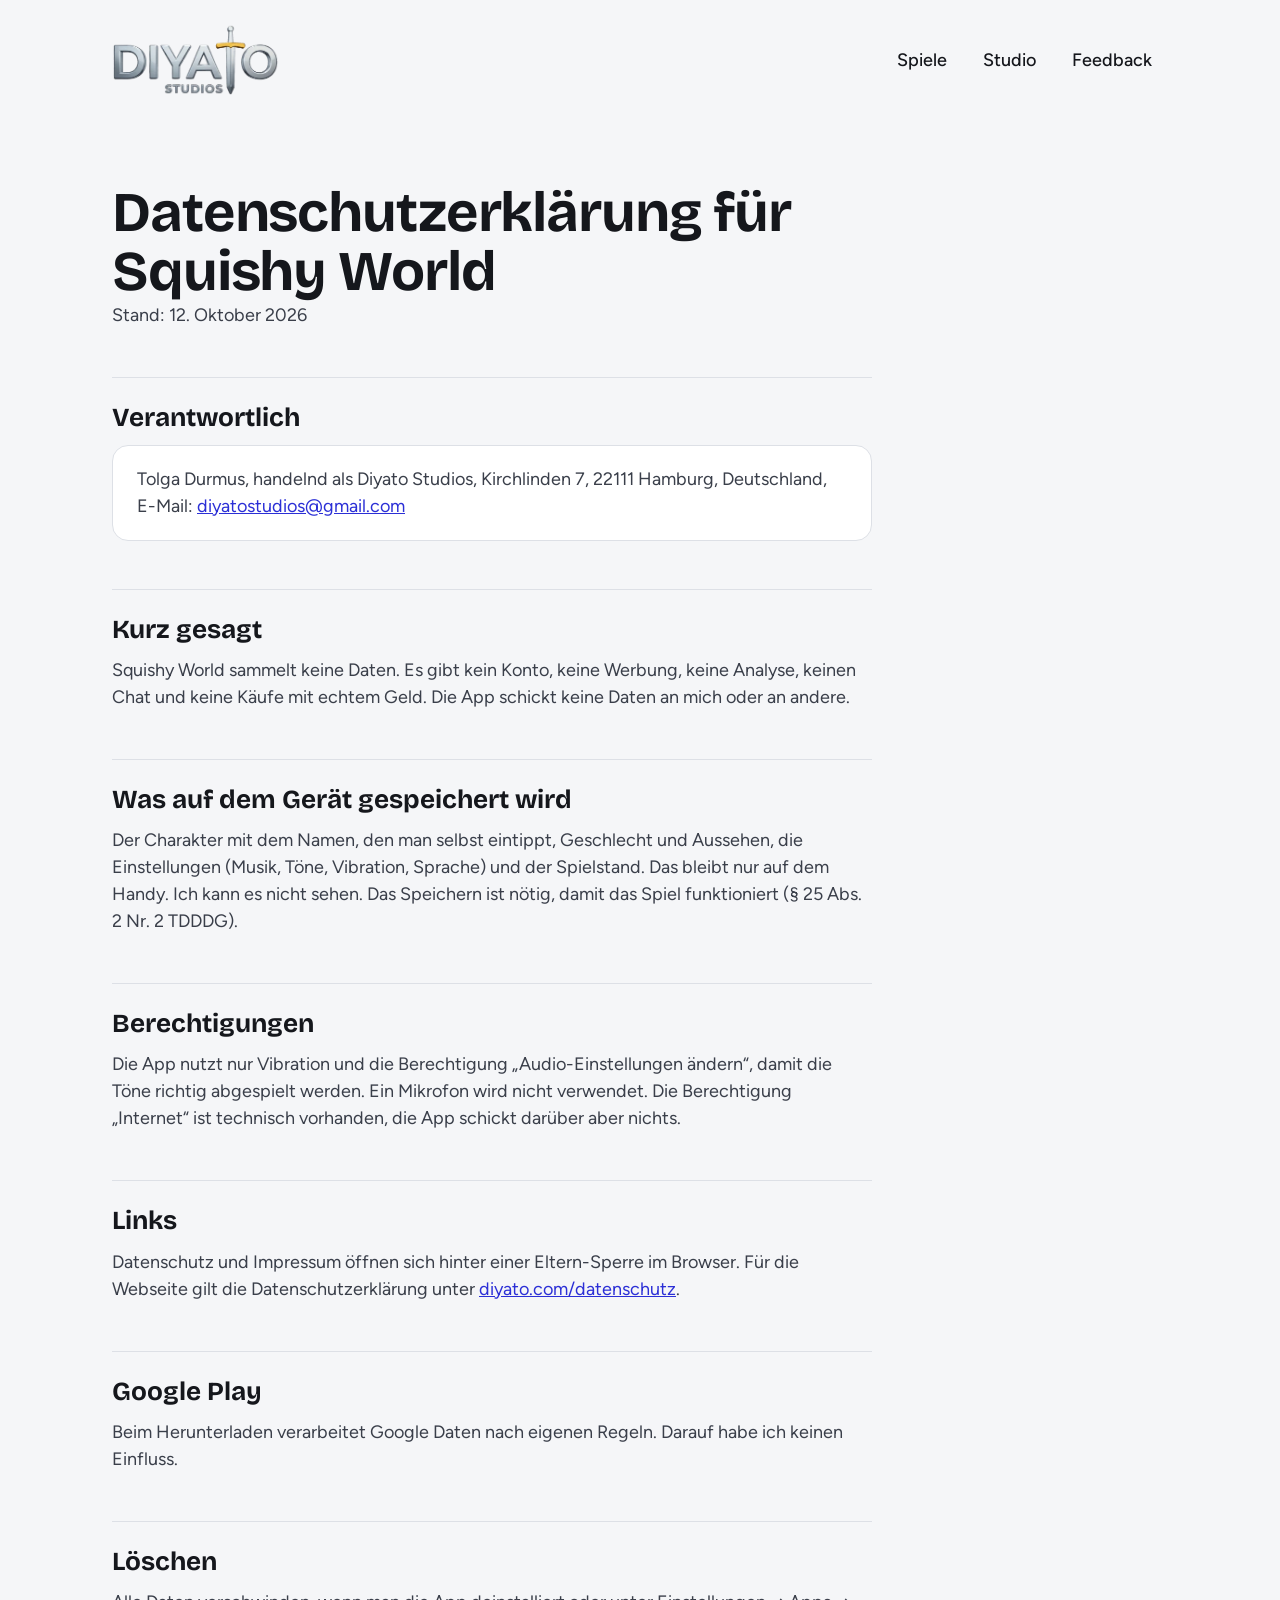
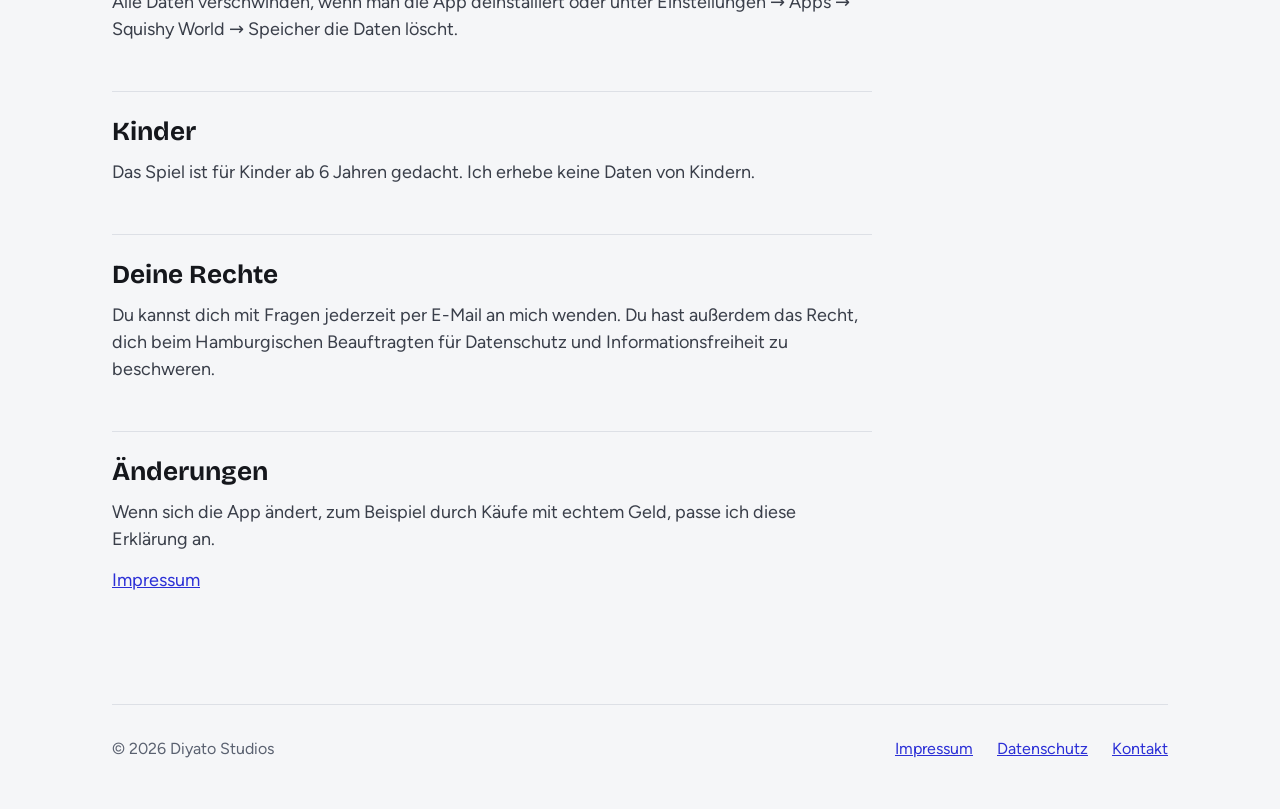
<file: squishy-world/datenschutz.html>
<!doctype html>
<html lang="de">
<head>
<meta charset="utf-8">
<meta name="viewport" content="width=device-width, initial-scale=1">
<meta http-equiv="Content-Security-Policy" content="default-src 'self'; img-src 'self'; font-src 'self'; style-src 'self'; script-src 'self'; connect-src 'none'; form-action 'none'; base-uri 'none'; object-src 'none'">
<meta name="referrer" content="no-referrer">
<title>Diyato Studios – Datenschutz Squishy World</title>
<link rel="icon" href="../favicon.ico" sizes="any">
<link rel="icon" type="image/png" href="../bilder/favicon-192.png">
<link rel="apple-touch-icon" href="../apple-touch-icon.png">
<link rel="stylesheet" href="../css/stil.css">
</head>
<body>
<div class="seite">

<header class="kopf">
<a class="kopf__logo" href="../index.html"><img src="../bilder/diyato-logo-klein.webp" alt="Diyato Studios" width="360" height="155"></a>
<nav class="menue" aria-label="Hauptmenü">
<a href="../spiele.html">Spiele</a>
<a href="../index.html#studio">Studio</a>
<a href="../feedback.html">Feedback</a>
</nav>
</header>

<!-- Nicht von einem Anwalt geprüft. -->
<main class="recht">
<h1 class="titel">Datenschutz&shy;erklärung für Squishy World</h1>
<p class="recht__unterzeile">Stand: 12. Oktober 2026</p>

<h2>Verantwortlich</h2>
<div class="kasten">
<p>Tolga Durmus, handelnd als Diyato Studios, Kirchlinden 7, 22111 Hamburg, Deutschland, E-Mail: <a href="mailto:diyatostudios@gmail.com">diyatostudios@gmail.com</a></p>
</div>

<h2>Kurz gesagt</h2>
<p>Squishy World sammelt keine Daten. Es gibt kein Konto, keine Werbung, keine Analyse, keinen Chat und keine Käufe mit echtem Geld. Die App schickt keine Daten an mich oder an andere.</p>

<h2>Was auf dem Gerät gespeichert wird</h2>
<p>Der Charakter mit dem Namen, den man selbst eintippt, Geschlecht und Aussehen, die Einstellungen (Musik, Töne, Vibration, Sprache) und der Spielstand. Das bleibt nur auf dem Handy. Ich kann es nicht sehen. Das Speichern ist nötig, damit das Spiel funktioniert (§ 25 Abs. 2 Nr. 2 TDDDG).</p>

<h2>Berechtigungen</h2>
<p>Die App nutzt nur Vibration und die Berechtigung „Audio-Einstellungen ändern“, damit die Töne richtig abgespielt werden. Ein Mikrofon wird nicht verwendet. Die Berechtigung „Internet“ ist technisch vorhanden, die App schickt darüber aber nichts.</p>

<h2>Links</h2>
<p>Datenschutz und Impressum öffnen sich hinter einer Eltern-Sperre im Browser. Für die Webseite gilt die Datenschutzerklärung unter <a href="../datenschutz.html">diyato.com/datenschutz</a>.</p>

<h2>Google Play</h2>
<p>Beim Herunterladen verarbeitet Google Daten nach eigenen Regeln. Darauf habe ich keinen Einfluss.</p>

<h2>Löschen</h2>
<p>Alle Daten verschwinden, wenn man die App deinstalliert oder unter Einstellungen → Apps → Squishy World → Speicher die Daten löscht.</p>

<h2>Kinder</h2>
<p>Das Spiel ist für Kinder ab 6 Jahren gedacht. Ich erhebe keine Daten von Kindern.</p>

<h2>Deine Rechte</h2>
<p>Du kannst dich mit Fragen jederzeit per E-Mail an mich wenden. Du hast außerdem das Recht, dich beim Hamburgischen Beauftragten für Datenschutz und Informationsfreiheit zu beschweren.</p>

<h2>Änderungen</h2>
<p>Wenn sich die App ändert, zum Beispiel durch Käufe mit echtem Geld, passe ich diese Erklärung an.</p>

<p class="recht__fuss"><a href="../impressum.html">Impressum</a></p>
</main>

<footer class="fuss">
<div>© 2026 Diyato Studios</div>
<nav aria-label="Rechtliches">
<a href="../impressum.html">Impressum</a>
<a href="../datenschutz.html">Datenschutz</a>
<a href="../feedback.html#kontakt">Kontakt</a>
</nav>
</footer>

</div>
</body>
</html>
</file>
<file: css/stil.css>
/* Diyato Studios – gemeinsames Aussehen aller Seiten (Vorlage vom 11. Oktober 2026). */

/* Schriften liegen lokal in /schriften (SIL Open Font License), nichts kommt von fremden Servern. */
@font-face { font-family: 'Figtree'; font-style: normal; font-weight: 400; font-display: swap; src: url('../schriften/figtree-latin-400-normal.woff2') format('woff2'); }
@font-face { font-family: 'Figtree'; font-style: normal; font-weight: 500; font-display: swap; src: url('../schriften/figtree-latin-500-normal.woff2') format('woff2'); }
@font-face { font-family: 'Figtree'; font-style: normal; font-weight: 600; font-display: swap; src: url('../schriften/figtree-latin-600-normal.woff2') format('woff2'); }
@font-face { font-family: 'Bricolage Grotesque'; font-style: normal; font-weight: 600; font-display: swap; src: url('../schriften/bricolage-grotesque-latin-600-normal.woff2') format('woff2'); }
@font-face { font-family: 'Bricolage Grotesque'; font-style: normal; font-weight: 700; font-display: swap; src: url('../schriften/bricolage-grotesque-latin-700-normal.woff2') format('woff2'); }

:root {
  --hintergrund: #F5F6F8;
  --text: #15171C;
  --text-leise: #5A6170;
  --text-mittel: #3A3F4A;
  --rand: #DDE0E6;
  --rand-stark: #8A90A0;
  --weiss: #FFFFFF;
  --link: #2B2FD6;
}

*, *::before, *::after { box-sizing: border-box; }

body {
  margin: 0;
  background: var(--hintergrund);
  color: var(--text);
  font-family: 'Figtree', system-ui, sans-serif;
  font-size: 18px;
  line-height: 1.5;
}

a { color: var(--link); }
a:hover { color: var(--text); }
a:focus-visible, button:focus-visible, input:focus-visible, select:focus-visible, textarea:focus-visible {
  outline: 2px solid var(--link);
  outline-offset: 2px;
}

img { display: block; height: auto; max-width: 100%; }

.titel { font-family: 'Bricolage Grotesque', sans-serif; font-weight: 700; }

.seite { max-width: 1120px; margin: 0 auto; padding: 0 32px; }

/* Kopfzeile */
.kopf { display: flex; flex-wrap: wrap; align-items: center; justify-content: space-between; gap: 16px; padding: 24px 0; }
.kopf--mitte { justify-content: center; }
.kopf__logo { display: inline-flex; align-items: center; text-decoration: none; }
.kopf__logo img { height: 72px; width: auto; }
.menue { display: flex; flex-wrap: wrap; gap: 4px; }
.menue a { padding: 12px 16px; color: var(--text); text-decoration: none; font-weight: 500; }
.menue a[aria-current] { text-decoration: underline; text-underline-offset: 6px; font-weight: 600; }

/* Knöpfe */
.knopf {
  display: inline-flex; align-items: center; gap: 10px;
  min-height: 52px; padding: 0 28px;
  border-radius: 999px; font-weight: 600; text-decoration: none;
}
.knopf--dunkel { background: var(--text); color: var(--weiss); }
.knopf--dunkel:hover { color: var(--weiss); background: #2A2D35; }
.knopf--rand { border: 1px solid var(--rand-stark); color: var(--text); }
.knopf--rand:hover { border-color: var(--text); }
.knopf--klein { min-height: 48px; padding: 0 24px; }

/* Knöpfe je Spiel (Google Play und Browser) */
.spiel-knoepfe { display: flex; flex-wrap: wrap; gap: 12px; margin-top: 8px; }
.spiel-knoepfe .knopf { max-width: 100%; text-align: left; }
.spiel-knoepfe .knopf svg { flex: 0 0 auto; }
.marke--start { font-weight: 600; }

/* Squishy World: Tester werden */
.tester { margin-top: 12px; padding: 20px 24px; background: rgba(255, 255, 255, 0.55); border: 1px solid #E3A6C8; border-radius: 16px; }
.tester h3 { margin: 0 0 8px; font-size: 26px; line-height: 1.1; }
.tester__schritte { margin: 12px 0 0; padding: 0; list-style: none; display: flex; flex-direction: column; gap: 14px; }
.tester__schritte li { display: flex; flex-direction: column; gap: 10px; padding-top: 14px; border-top: 1px solid #E3A6C8; }
.tester__text { font-size: 17px; }
.tester .knopf { align-self: flex-start; }
.tester__hinweis { margin: 0; }
.squishy .tester__hinweis { color: #15171C; }

/* Startseite: großes Logo */
.held { display: flex; flex-direction: column; align-items: center; text-align: center; padding: 56px 0 88px; }
.held__logo { width: 600px; }
.held h1 { margin: 40px 0 0; font-size: 56px; line-height: 1.05; letter-spacing: -0.02em; }
.held p { margin: 16px 0 0; max-width: 600px; font-size: 21px; color: var(--text-leise); }
.held__knoepfe { display: flex; flex-wrap: wrap; justify-content: center; gap: 12px; margin-top: 36px; }

.abschnitt-kopf { display: flex; flex-wrap: wrap; align-items: baseline; justify-content: space-between; gap: 12px; margin-bottom: 24px; }
.abschnitt-kopf h2 { margin: 0; font-size: 40px; letter-spacing: -0.01em; }
.abschnitt-kopf a { font-weight: 600; }

/* Spielkarten */
.karten { display: grid; grid-template-columns: repeat(auto-fit, minmax(min(320px, 100%), 1fr)); gap: 24px; }
.karte { display: flex; flex-direction: column; border-radius: 24px; overflow: hidden; }
.karte__bild { margin: 20px 20px 0; }
.karte__bild img { width: 260px; aspect-ratio: 1 / 1; margin: 0 auto; }
.karte__inhalt { display: flex; flex-direction: column; gap: 14px; padding: 28px 32px 32px; }
.karte h3 { margin: 0; font-size: 44px; line-height: 1; }
.karte p { margin: 0; }
.karte__aktionen { display: flex; flex-wrap: wrap; align-items: center; gap: 12px 20px; margin-top: 8px; }

.marken { display: flex; flex-wrap: wrap; gap: 8px; }
.marke { padding: 2px 12px; border: 1px solid; border-radius: 999px; font-size: 15px; }

/* Farben je Spiel */
.kiezkrieg { background: #090B10; color: #F2F4F8; }
.kiezkrieg .marke { border-color: #39415A; color: #C9D0DD; }
.kiezkrieg .spielname { color: #6BFF5C; }
.kiezkrieg p { color: #C9D0DD; }
.kiezkrieg a { color: #F2F4F8; }
.kiezkrieg .icon { border-radius: 28px; }
.kiezkrieg .knopf--spiel { background: #6BFF5C; color: #06110A; }
.kiezkrieg .knopf--spiel:hover { color: #06110A; background: #86FF79; }
.kiezkrieg .knopf--hell { border: 1px solid #6BFF5C; color: #F2F4F8; }
.kiezkrieg .knopf--hell:hover { color: #06110A; background: #6BFF5C; }
.kiezkrieg .marke--start { border-color: #6BFF5C; color: #6BFF5C; }
.kiezkrieg .dank { padding: 14px 18px; border: 1px solid #F2C14E; border-radius: 16px; background: #1A1708; color: #F2C14E; font-weight: 600; }
.kiezkrieg .spiel-links { border-top-color: #222838; }
.kiezkrieg .spiel-links a { color: #C9D0DD; }
.kiezkrieg .spiel-links a:hover { color: #F2F4F8; }

.squishy { background: #F9CFE4; color: #15171C; }
.squishy .marke { border-color: #8C4A72; color: #4A1F3A; }
.squishy p { color: #4A1F3A; }
.squishy .icon { border-radius: 28px; }
.squishy .knopf--spiel { background: #4A1F3A; color: #FFFFFF; }
.squishy .knopf--spiel:hover { color: #FFFFFF; background: #6A2F53; }
.squishy .spiel-links { border-top-color: #E3A6C8; }
.squishy .spiel-links a { color: #15171C; }
.squishy .spiel-links a:hover { color: #8C4A72; }

/* Studio */
.studio { display: flex; flex-wrap: wrap; gap: 24px 64px; padding: 96px 0 0; }
.studio h2 { flex: 0 0 280px; margin: 0; font-size: 40px; letter-spacing: -0.01em; }
.studio__text { flex: 1 1 420px; min-width: 0; display: flex; flex-direction: column; gap: 16px; font-size: 20px; color: var(--text-mittel); }
.studio__text p { margin: 0; }

.hinweis {
  display: flex; flex-wrap: wrap; align-items: center; justify-content: space-between; gap: 24px;
  margin-top: 96px; padding: 40px 48px;
  background: var(--weiss); border: 1px solid var(--rand); border-radius: 24px;
}
.hinweis h2 { margin: 0; font-size: 32px; line-height: 1.1; }
.hinweis p { margin: 8px 0 0; color: var(--text-leise); }

/* Seite „Spiele“ */
.seitentitel { padding: 64px 0 48px; }
.seitentitel h1 { margin: 0; font-size: 72px; line-height: 1; letter-spacing: -0.02em; }
.spiele-liste { display: flex; flex-direction: column; gap: 24px; }
.spiel { display: flex; flex-wrap: wrap; border-radius: 24px; overflow: hidden; }
.spiel__bild { flex: 1 1 340px; min-width: 0; padding: 20px; }
.spiel__bild img { width: 300px; aspect-ratio: 1 / 1; margin: 0 auto; }
.spiel__bild img { border-radius: 32px; }
.spiel__inhalt { flex: 1 1 440px; min-width: 0; display: flex; flex-direction: column; gap: 14px; padding: 36px 40px 36px 20px; }
.spiel h2 { margin: 0; font-size: 52px; line-height: 1; }
.spiel p { margin: 0; }
.spiel__knopf { margin-top: 8px; }
.spiel-links { display: flex; flex-wrap: wrap; gap: 8px 24px; margin-top: 12px; padding-top: 16px; border-top: 1px solid; font-size: 16px; }

/* Feedback */
.feedback { display: flex; flex-wrap: wrap; gap: 64px; padding: 64px 0 72px; }
.formular { flex: 999 1 520px; min-width: 0; display: flex; flex-direction: column; gap: 28px; }
.formular h1 { margin: 0; font-size: 72px; line-height: 1; letter-spacing: -0.02em; }
.formular__unterzeile { margin: 12px 0 0; color: var(--text-leise); }
.feld { display: flex; flex-direction: column; gap: 8px; }
.feld label, .feld-gruppe legend { font-weight: 600; }
.feld__freiwillig { font-weight: 400; color: var(--text-leise); }
.feld input, .feld select, .feld textarea {
  background: var(--weiss); border: 1px solid var(--rand-stark); border-radius: 12px;
  color: var(--text); font: inherit;
}
.feld input, .feld select { height: 52px; padding: 0 16px; }
.feld textarea { padding: 14px 16px; resize: vertical; }
.feld-reihe { display: flex; flex-wrap: wrap; gap: 20px; }
.feld-reihe .feld { flex: 1 1 240px; }
.feld-gruppe { margin: 0; padding: 0; border: 0; min-width: 0; }
.feld-gruppe legend { padding: 0; margin-bottom: 10px; }
.auswahl { display: flex; flex-wrap: wrap; gap: 12px; }
.auswahl label {
  display: inline-flex; align-items: center; gap: 10px;
  min-height: 48px; padding: 0 20px;
  background: var(--weiss); border: 1px solid var(--rand-stark); border-radius: 999px;
  font-weight: 500; cursor: pointer;
}
.auswahl input { accent-color: var(--text); width: 18px; height: 18px; margin: 0; }
.auswahl label:has(input:checked) { background: var(--text); border-color: var(--text); color: var(--weiss); font-weight: 600; }
.auswahl label:has(input:checked) input { accent-color: var(--weiss); }
.auswahl label:has(input:focus-visible) { outline: 2px solid var(--link); outline-offset: 2px; }
.senden { display: flex; flex-wrap: wrap; align-items: center; gap: 20px; }
.senden button {
  min-height: 52px; padding: 0 36px;
  background: var(--text); color: var(--weiss); border: 0; border-radius: 999px;
  font: inherit; font-weight: 600; cursor: pointer;
}
.senden button:hover { background: #2A2D35; }
.senden__hinweis { font-size: 16px; color: var(--text-leise); }
.meldung {
  margin: 0; padding: 16px 20px;
  background: var(--weiss); border: 1px solid var(--rand); border-left: 4px solid var(--text); border-radius: 12px;
}
.meldung[hidden] { display: none; }
.meldung a { font-weight: 600; overflow-wrap: anywhere; }

.kontakt {
  flex: 1 1 280px; align-self: flex-start;
  display: flex; flex-direction: column; gap: 20px;
  padding: 32px; background: var(--weiss); border: 1px solid var(--rand); border-radius: 24px;
}
.kontakt h2 { margin: 0; font-size: 28px; }
.kontakt__etikett { font-size: 15px; color: var(--text-leise); }
.kontakt__mail { font-weight: 600; overflow-wrap: anywhere; }

/* Rechtliche Seiten (Impressum, Datenschutz, Konto löschen) */
.recht { max-width: 760px; padding: 64px 0 24px; }
.recht h1 { margin: 0; font-size: clamp(36px, 11vw, 56px); line-height: 1.05; letter-spacing: -0.02em; overflow-wrap: break-word; hyphens: manual; }
.recht__unterzeile { margin: 12px 0 0; color: var(--text-leise); }
.recht h2, .recht h3 {
  margin: 48px 0 12px; padding-top: 24px; border-top: 1px solid var(--rand);
  font-family: 'Bricolage Grotesque', sans-serif; font-weight: 700; font-size: 26px; line-height: 1.2;
  overflow-wrap: break-word; hyphens: manual;
}
/* Teile der Datenschutzerklärung („Diese Website“, „Kiezkrieg“) */
.recht h2.teil { margin: 64px 0 4px; padding: 0; border-top: 0; font-size: 40px; line-height: 1.1; letter-spacing: -0.01em; }
.recht h2.teil + .recht__unterzeile { margin-bottom: 8px; }
.squishy .spiel-links__ohne { color: #4A1F3A; }
.recht p, .recht ul, .recht ol { margin: 0 0 14px; color: var(--text-mittel); }
.recht ul, .recht ol { padding-left: 24px; }
.recht li { margin-bottom: 8px; }
.recht strong { color: var(--text); }
.recht a { overflow-wrap: anywhere; }
.kasten { margin: 0 0 14px; padding: 20px 24px; background: var(--weiss); border: 1px solid var(--rand); border-radius: 16px; }
.kasten p:last-child { margin-bottom: 0; }
.recht .formular { gap: 20px; }
.recht__fuss { margin-top: 32px; }

/* Fußzeile */
.fuss {
  display: flex; flex-wrap: wrap; justify-content: space-between; gap: 16px;
  margin-top: 72px; padding: 32px 0 48px;
  border-top: 1px solid var(--rand); font-size: 16px; color: var(--text-leise);
}
.fuss--eng { margin-top: 0; }
.fuss nav { display: flex; flex-wrap: wrap; gap: 24px; }
.karte__mehr { font-weight: 600; }

/* Seite nicht gefunden (404.html) */
.nicht-gefunden__knoepfe { justify-content: flex-start; margin: 36px 0 0; }

/* Handy: Knöpfe untereinander und volle Breite */
@media (max-width: 640px) {
  .seite { padding: 0 16px; }
  .held h1 { font-size: 40px; }
  .seitentitel h1, .formular h1 { font-size: 52px; }
  .karte h3 { font-size: 36px; }
  .spiel h2 { font-size: 40px; }
  .karte__inhalt { padding: 24px 20px 24px; }
  .spiel__inhalt { padding: 8px 20px 28px; }
  .spiel-knoepfe { flex-direction: column; }
  .spiel-knoepfe .knopf, .tester .knopf { width: 100%; justify-content: center; text-align: center; padding: 12px 20px; }
  .hinweis { padding: 28px 24px; }
}
</file>
